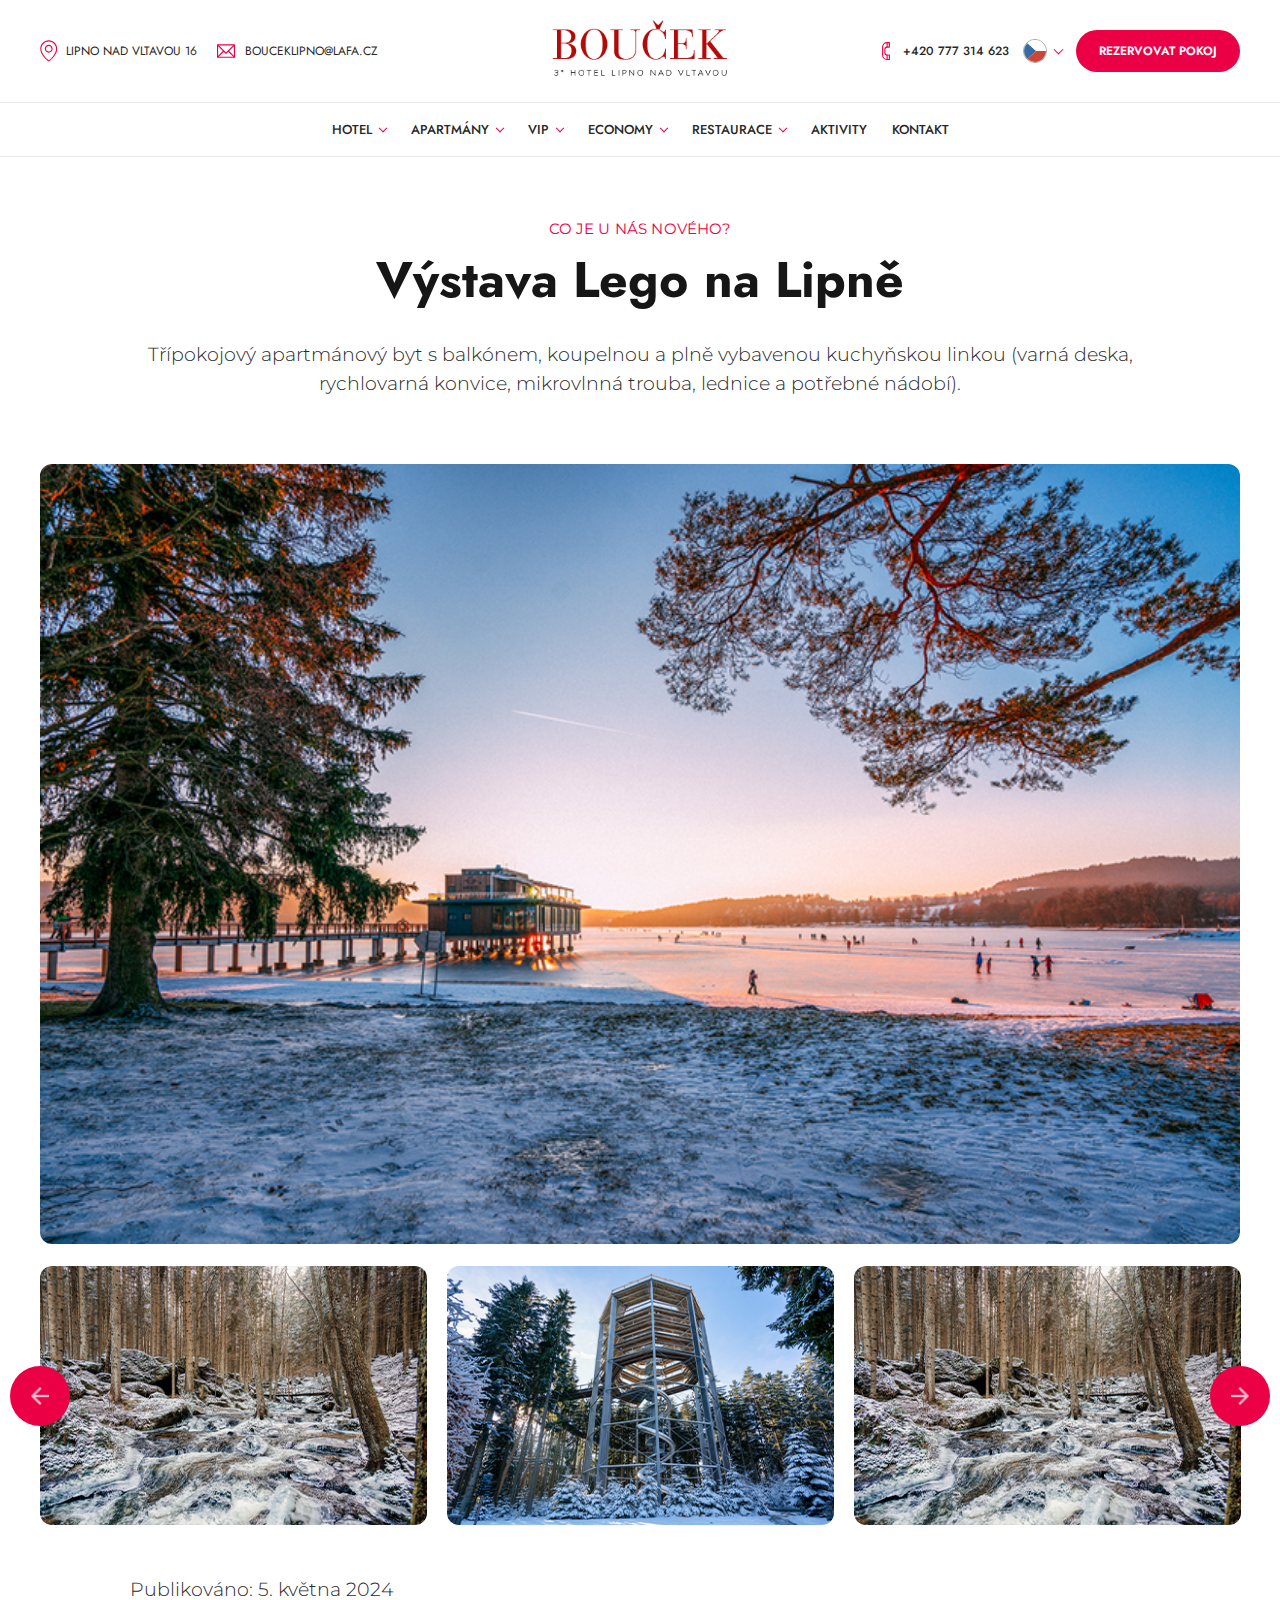
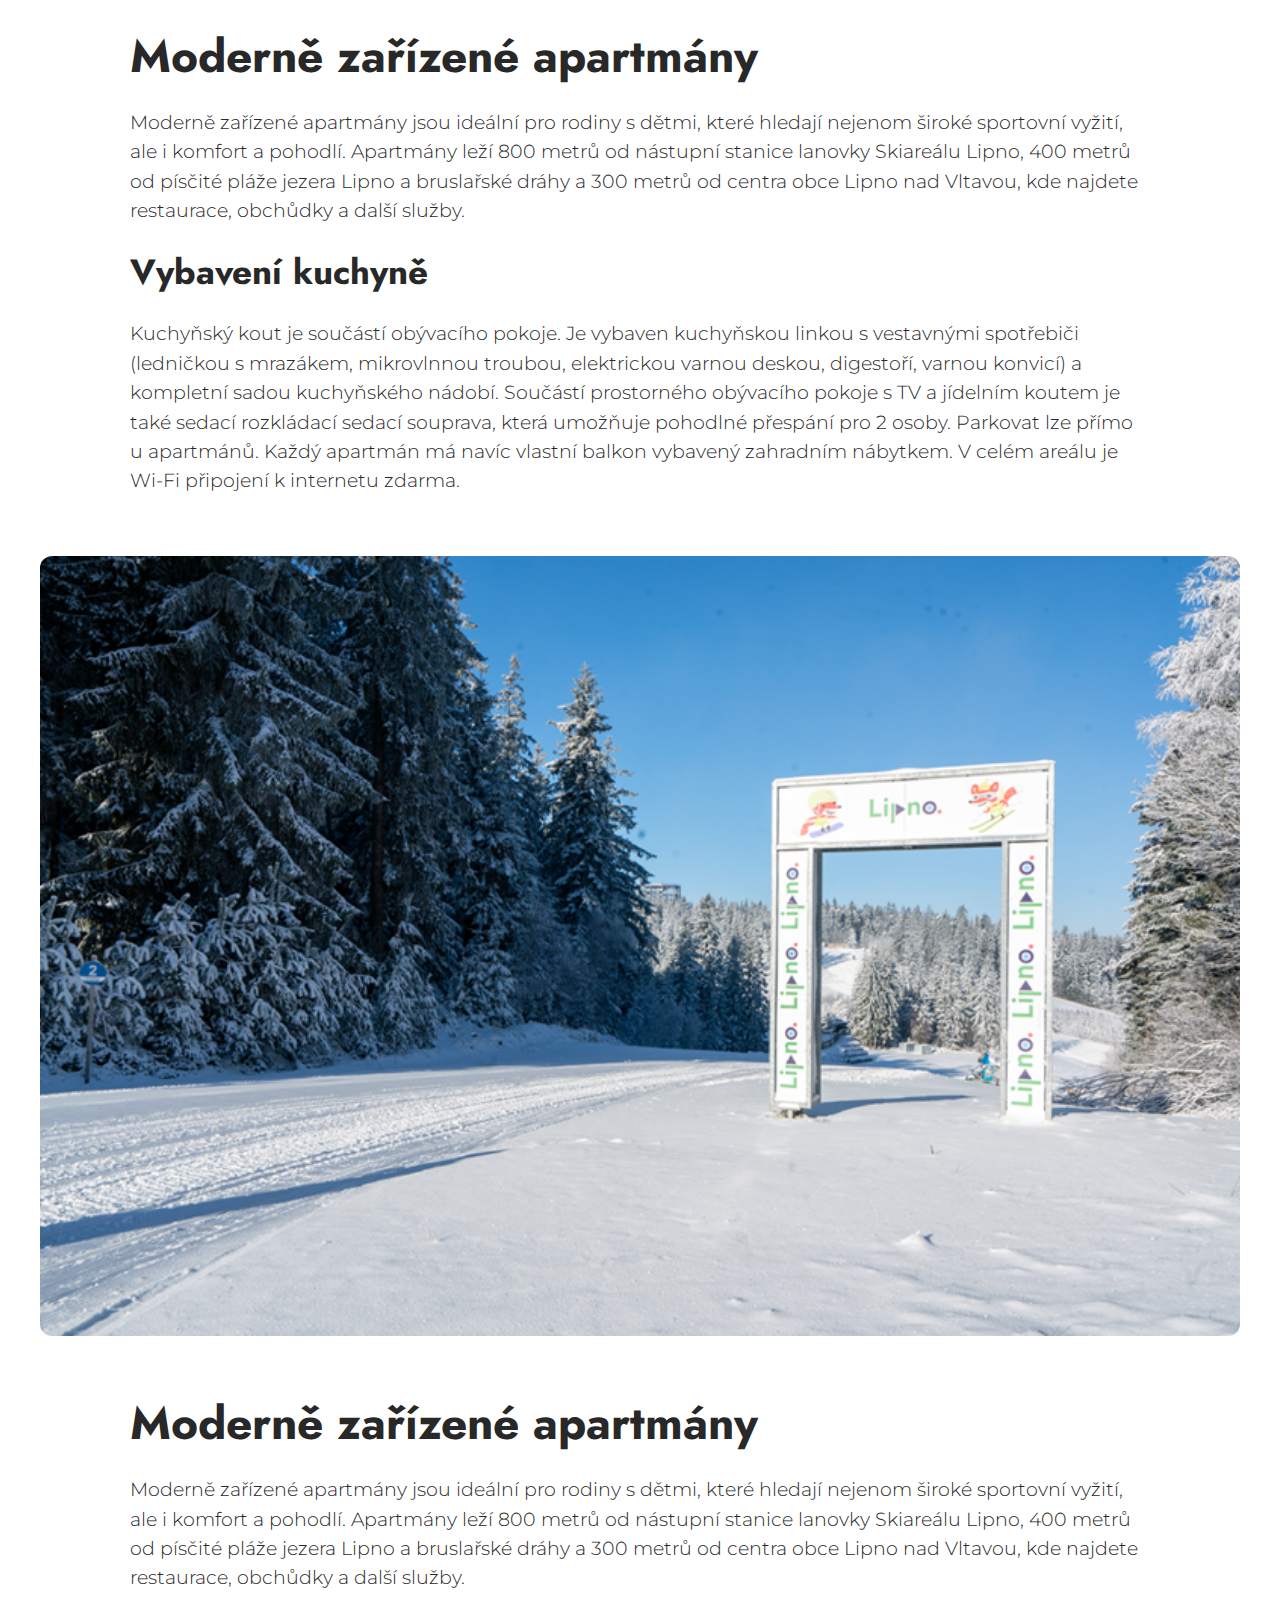
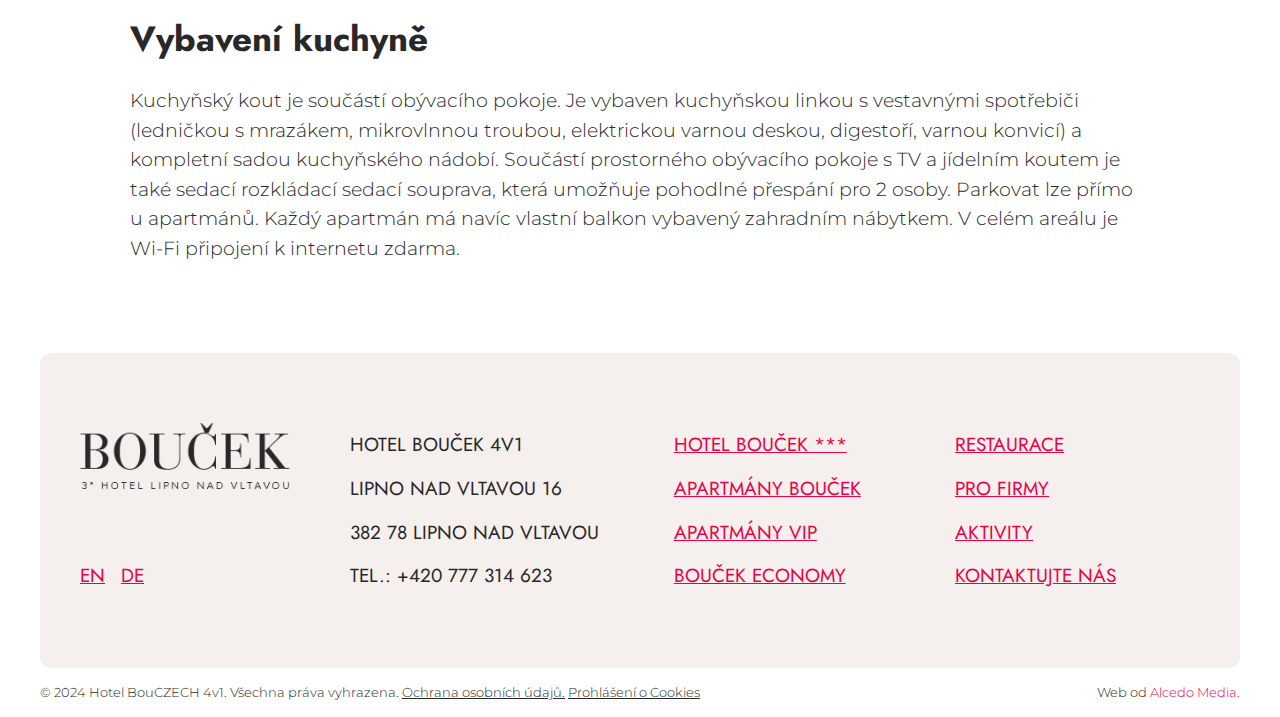
<file: article.html>
<!DOCTYPE html>
<html lang="en">
  <head>
    <meta charset="UTF-8" />
    <meta http-equiv="X-UA-Compatible" content="IE=edge" />
    <meta name="viewport" content="width=device-width, initial-scale=1.0" />
    <link rel="preconnect" href="https://fonts.googleapis.com" />
    <link rel="preconnect" href="https://fonts.gstatic.com" crossorigin />
    <link
      href="https://fonts.googleapis.com/css2?family=Jost:ital,wght@0,100..900;1,100..900&family=Montserrat:ital,wght@0,100..900;1,100..900&display=swap"
      rel="stylesheet"
    />
    <link rel="stylesheet" href="css/main.css" />
    <title>Clanek</title>
  </head>

  <body>
    <!-- header start
    =========================================== -->
    <header class="header light" id="header">
      <div class="auto__container">
        <div class="header__inner">
          <div class="header__inner-contact">
            <a href="https://maps.app.goo.gl/5xkD9kyP2vXC6A9b7">
              <span>
                <svg>
                  <use xlink:href="#location"></use>
                </svg>
              </span>
              Lipno nad Vltavou 16
            </a>
            <a href="mailto:bouceklipno@lafa.cz">
              <span class="big">
                <svg>
                  <use xlink:href="#mail"></use>
                </svg>
              </span>
              bouceklipno@lafa.cz
            </a>
          </div>
          <a href="index.html" class="header__inner-logo">
            <img src="./images/logo.png" alt="" />
            <img class="dark" src="./images/logo-red.png" alt="" />
          </a>
          <div class="header__inner-buttons"></div>
          <div class="burger__outer" id="menuBtn">
            <b> Menu </b>
            <div class="burger">
              <span></span>
            </div>
          </div>
        </div>
      </div>
      <nav class="nav" id="menu">
        <div class="nav__inner">
          <ul class="nav__inner-links">
            <li>
              <button
                type="button"
                class="nav__inner-link dropBtn"
                data-drop="#drop-1"
              >
                <span>Hotel</span>
              </button>
              <div class="drop dropEvent" id="drop-1">
                <div class="auto__container">
                  <div class="drop__inner">
                    <div class="drop__inner-row">
                      <a href="#"> Hotelové pokoje </a>
                      <hr />
                      <a href="#"> Ceník </a>
                      <hr />
                      <a href="#"> Konferenční místnost </a>
                      <hr />
                      <a href="#"> Fotogalerie </a>
                      <hr />
                      <a href="#"> Hotelové služby </a>
                    </div>
                  </div>
                </div>
              </div>
            </li>
            <li>
              <button
                type="button"
                class="nav__inner-link dropBtn"
                data-drop="#drop-2"
              >
                <span>apartmány</span>
              </button>
              <div class="drop dropEvent" id="drop-2">
                <div class="auto__container">
                  <div class="drop__inner">
                    <div class="drop__inner-row">
                      <a href="#">Profilované taškové krytiny </a>
                      <hr />
                      <a href="#"> Hladké krytiny </a>
                      <hr />
                      <a href="#"> Střešní trapézové plechy </a>
                    </div>
                  </div>
                </div>
              </div>
            </li>
            <li>
              <button
                type="button"
                class="nav__inner-link dropBtn"
                data-drop="#drop-3"
              >
                <span>vip</span>
              </button>
              <div class="drop dropEvent" id="drop-3">
                <div class="auto__container">
                  <div class="drop__inner">
                    <div class="drop__inner-row">
                      <a href="#"> Hotelové pokoje </a>
                      <hr />
                      <a href="#"> Ceník </a>
                      <hr />
                      <a href="#"> Konferenční místnost </a>
                      <hr />
                      <a href="#"> Fotogalerie </a>
                      <hr />
                      <a href="#"> Hotelové služby </a>
                    </div>
                  </div>
                </div>
              </div>
            </li>
            <li>
              <button
                type="button"
                class="nav__inner-link dropBtn"
                data-drop="#drop-4"
              >
                <span>economy</span>
              </button>
              <div class="drop dropEvent" id="drop-4">
                <div class="auto__container">
                  <div class="drop__inner">
                    <div class="drop__inner-row">
                      <a href="#"> Hotelové pokoje </a>
                      <hr />
                      <a href="#"> Ceník </a>
                      <hr />
                      <a href="#"> Konferenční místnost </a>
                      <hr />
                      <a href="#"> Fotogalerie </a>
                      <hr />
                      <a href="#"> Hotelové služby </a>
                    </div>
                  </div>
                </div>
              </div>
            </li>
            <li>
              <button
                type="button"
                class="nav__inner-link dropBtn"
                data-drop="#drop-5"
              >
                <span>restaurace</span>
              </button>
              <div class="drop dropEvent" id="drop-5">
                <div class="auto__container">
                  <div class="drop__inner">
                    <div class="drop__inner-row">
                      <a href="#"> Hotelové pokoje </a>
                      <hr />
                      <a href="#"> Ceník </a>
                      <hr />
                      <a href="#"> Konferenční místnost </a>
                      <hr />
                      <a href="#"> Fotogalerie </a>
                      <hr />
                      <a href="#"> Hotelové služby </a>
                    </div>
                  </div>
                </div>
              </div>
            </li>
            <li>
              <a href="#" class="nav__inner-link base"> aktivity </a>
            </li>
            <li>
              <a href="contact.html" class="nav__inner-link base"> kontakt </a>
            </li>
          </ul>
          <div class="nav__inner-buttons">
            <a href="tel:+420 777 314 623" class="nav__inner-phone">
              <span>
                <svg>
                  <use xlink:href="#phone"></use>
                </svg>
              </span>
              +420 777 314 623
            </a>
            <div class="lang">
              <span>
                <img src="./images/icons/flags/czech.svg" alt="" />
              </span>
              <div class="lang__menu">
                <a href="#">
                  <span>
                    <img src="./images/icons/flags/uk.svg" alt="" />
                  </span>
                  <b class="mob"> English </b>
                  <b> EN </b>
                </a>
                <a href="#">
                  <span>
                    <img src="./images/icons/flags/germany.svg" alt="" />
                  </span>
                  <b class="mob"> deutsch </b>
                  <b> DE </b>
                </a>
              </div>
            </div>
            <a href="#" class="button primary"> rezervovat pokoj </a>
          </div>
        </div>
      </nav>
    </header>
    <!-- header end
    =========================================== -->
    <div class="overlay" id="overlay"></div>
    <main class="main">
      <!-- article start
    =========================================== -->
      <section class="article">
        <div class="auto__container">
          <div class="article__inner">
            <div class="title">
              <h6>co je u nás nového?</h6>
              <h1>Výstava Lego na Lipně</h1>
              <p>
                Třípokojový apartmánový byt s balkónem, koupelnou a plně
                vybavenou kuchyňskou linkou (varná deska, rychlovarná konvice,
                mikrovlnná trouba, lednice a potřebné nádobí).
              </p>
            </div>
            <div class="articleImage sm">
              <img src="./images/article/2.png" alt="" />
            </div>
            <div class="article__inner-gallery" id="lightgallery">
              <div class="articleItem" data-src="./images/gallery/4-big.png">
                <div class="articleItem__inner">
                  <img src="./images/gallery/4.png" alt="" />
                </div>
                <span>
                  <img src="./images/icons/search.png" alt="" />
                </span>
              </div>
              <div class="articleItem" data-src="./images/gallery/5-big.png">
                <div class="articleItem__inner">
                  <img src="./images/gallery/5.png" alt="" />
                </div>
                <span>
                  <img src="./images/icons/search.png" alt="" />
                </span>
              </div>
              <div class="articleItem" data-src="./images/gallery/4-big.png">
                <div class="articleItem__inner">
                  <img src="./images/gallery/4.png" alt="" />
                </div>
                <span>
                  <img src="./images/icons/search.png" alt="" />
                </span>
              </div>
              <div class="articleItem" data-src="./images/gallery/5-big.png">
                <div class="articleItem__inner">
                  <img src="./images/gallery/5.png" alt="" />
                </div>
                <span>
                  <img src="./images/icons/search.png" alt="" />
                </span>
              </div>
            </div>
            <div class="article__inner-text">
              <p>Publikováno: 5. května 2024</p>
              <h2>Moderně zařízené apartmány</h2>
              <p>
                Moderně zařízené apartmány jsou ideální pro rodiny s dětmi,
                které hledají nejenom široké sportovní vyžití, ale i komfort a
                pohodlí. Apartmány leží 800 metrů od nástupní stanice lanovky
                Skiareálu Lipno, 400 metrů od písčité pláže jezera Lipno a
                bruslařské dráhy a 300 metrů od centra obce Lipno nad Vltavou,
                kde najdete restaurace, obchůdky a další služby.
              </p>
              <h3>Vybavení kuchyně</h3>
              <p>
                Kuchyňský kout je součástí obývacího pokoje. Je vybaven
                kuchyňskou linkou s vestavnými spotřebiči (ledničkou s mrazákem,
                mikrovlnnou troubou, elektrickou varnou deskou, digestoří,
                varnou konvicí) a kompletní sadou kuchyňského nádobí. Součástí
                prostorného obývacího pokoje s TV a jídelním koutem je také
                sedací rozkládací sedací souprava, která umožňuje pohodlné
                přespání pro 2 osoby. Parkovat lze přímo u apartmánů. Každý
                apartmán má navíc vlastní balkon vybavený zahradním nábytkem. V
                celém areálu je Wi-Fi připojení k internetu zdarma.
              </p>
            </div>
            <div class="articleImage">
              <img src="./images/article/3.png" alt="" />
            </div>
            <div class="article__inner-text">
              <h2>Moderně zařízené apartmány</h2>
              <p>
                Moderně zařízené apartmány jsou ideální pro rodiny s dětmi,
                které hledají nejenom široké sportovní vyžití, ale i komfort a
                pohodlí. Apartmány leží 800 metrů od nástupní stanice lanovky
                Skiareálu Lipno, 400 metrů od písčité pláže jezera Lipno a
                bruslařské dráhy a 300 metrů od centra obce Lipno nad Vltavou,
                kde najdete restaurace, obchůdky a další služby.
              </p>
              <h3>Vybavení kuchyně</h3>
              <p>
                Kuchyňský kout je součástí obývacího pokoje. Je vybaven
                kuchyňskou linkou s vestavnými spotřebiči (ledničkou s mrazákem,
                mikrovlnnou troubou, elektrickou varnou deskou, digestoří,
                varnou konvicí) a kompletní sadou kuchyňského nádobí. Součástí
                prostorného obývacího pokoje s TV a jídelním koutem je také
                sedací rozkládací sedací souprava, která umožňuje pohodlné
                přespání pro 2 osoby. Parkovat lze přímo u apartmánů. Každý
                apartmán má navíc vlastní balkon vybavený zahradním nábytkem. V
                celém areálu je Wi-Fi připojení k internetu zdarma.
              </p>
            </div>
          </div>
        </div>
      </section>
      <!-- article end
    =========================================== -->
      <!-- footer start
    =========================================== -->
      <footer class="footer">
        <div class="auto__container">
          <div class="footer__inner">
            <div class="footer__inner-main">
              <a href="index.html" class="footer__inner-logo">
                <img src="./images/logo-black.png" alt="" />
              </a>
              <div class="footer__inner-langs">
                <a href="#"> en </a>
                <a href="#"> de </a>
              </div>
            </div>
            <div class="footer__inner-row">
              <div class="footer__inner-col">
                <p>
                  hotel bouček 4v1 <br />
                  Lipno nad Vltavou 16 <br />
                  382 78 Lipno nad Vltavou <br />
                  Tel.: +420 777 314 623 <br />
                </p>
              </div>
              <div class="footer__inner-col">
                <a href="#"> Hotel Bouček *** </a>
                <a href="#"> apartmány Bouček </a>
                <a href="#"> Apartmány vip </a>
                <a href="#"> Bouček economy </a>
              </div>
              <div class="footer__inner-col">
                <a href="#">restaurace</a>
                <a href="#"> pro firmy</a>
                <a href="#">aktivity </a>
                <a href="contact.html"> kontaktujte nás</a>
              </div>
            </div>
          </div>
        </div>
      </footer>
      <div class="copy">
        <div class="auto__container">
          <div class="copy__inner">
            <p>
              <b> © 2024 Hotel BouCZECH 4v1. Všechna práva vyhrazena. </b>
              <a href="#">Ochrana osobních údajů.</a>
              <a href="#">Prohlášení o Cookies</a>
            </p>
            <p>Web od <span>Alcedo Media.</span></p>
          </div>
        </div>
      </div>
      <!-- footer end
    =========================================== -->
    </main>
    <!-- Sprites
    =========================================== -->
 
    <svg style="display: none">
      <symbol id="location" viewBox="0 0 16 20">
        <path
          d="M7.30919 18.7838L7.63458 18.4042L7.62366 18.3949L7.61221 18.3861L7.30919 18.7838ZM8.25593 18.7838L8.55601 19.1839L8.56484 19.177L8.25593 18.7838ZM7.76363 0.257812C3.50944 0.257812 0.0683594 3.70232 0.0683594 7.99095H1.06836C1.06836 4.25118 4.06515 1.25781 7.76363 1.25781V0.257812ZM0.0683594 7.99095C0.0683594 10.654 1.43443 13.1579 2.94681 15.1134C4.4664 17.0782 6.18581 18.5565 7.00617 19.1816L7.61221 18.3861C6.84203 17.7993 5.19103 16.3806 3.73784 14.5016C2.27744 12.6133 1.06836 10.3267 1.06836 7.99095H0.0683594ZM6.98379 19.1635C7.44751 19.5609 8.08821 19.5346 8.55593 19.1838L7.95593 18.3838C7.81774 18.4875 7.70104 18.4612 7.63458 18.4042L6.98379 19.1635ZM8.56484 19.177C9.38039 18.5362 11.0897 17.0589 12.6 15.0985C14.103 13.1474 15.4589 10.6533 15.4589 7.99095H14.4589C14.4589 10.3274 13.2586 12.6049 11.8078 14.4882C10.3642 16.3621 8.722 17.7818 7.94702 18.3907L8.56484 19.177ZM15.4589 7.99095C15.4589 3.70232 12.0178 0.257812 7.76363 0.257812V1.25781C11.4621 1.25781 14.4589 4.25118 14.4589 7.99095H15.4589ZM7.76363 10.4827C6.3735 10.4827 5.23404 9.34321 5.23404 7.95308H4.23404C4.23404 9.89549 5.82121 11.4827 7.76363 11.4827V10.4827ZM5.23404 7.95308C5.23404 6.56295 6.3735 5.42349 7.76363 5.42349V4.42349C5.82121 4.42349 4.23404 6.01066 4.23404 7.95308H5.23404ZM7.76363 5.42349C9.15376 5.42349 10.2932 6.56295 10.2932 7.95308H11.2932C11.2932 6.01066 9.70604 4.42349 7.76363 4.42349V5.42349ZM10.2932 7.95308C10.2932 9.34321 9.15376 10.4827 7.76363 10.4827V11.4827C9.70604 11.4827 11.2932 9.89549 11.2932 7.95308H10.2932Z"
          fill="currentColor"
        />
      </symbol>
      <symbol id="mail" viewBox="0 0 32 32" fill="currentColor">
        <g>
          <rect
            fill="none"
            height="22"
            stroke="currentColor"
            stroke-linejoin="round"
            stroke-miterlimit="10"
            stroke-width="2"
            width="30"
            x="1"
            y="5"
          />
          <polyline
            fill="none"
            points="1,5 16,20 31,5     "
            stroke="currentColor"
            stroke-linejoin="round"
            stroke-miterlimit="10"
            stroke-width="2"
          />
          <line
            fill="none"
            stroke="currentColor"
            stroke-linejoin="round"
            stroke-miterlimit="10"
            stroke-width="2"
            x1="1"
            x2="12"
            y1="27"
            y2="16"
          />
          <line
            fill="none"
            stroke="currentColor"
            stroke-linejoin="round"
            stroke-miterlimit="10"
            stroke-width="2"
            x1="31"
            x2="20"
            y1="27"
            y2="16"
          />
        </g>
      </symbol>
      <symbol id="phone" viewBox="0 0 32 32" fill="currentColor">
        <g>
          <path
            d="M22,9V1h-4   c-4.418,0-8,3.582-8,8v14c0,4.418,3.582,8,8,8h4v-8h-4c-2.209,0-4-1.791-4-4v-6c0-2.209,1.791-4,4-4H22z"
            fill="none"
            stroke="currentColor"
            stroke-linejoin="round"
            stroke-miterlimit="10"
            stroke-width="2"
          />
          <line
            fill="none"
            stroke="currentColor"
            stroke-linejoin="round"
            stroke-miterlimit="10"
            stroke-width="2"
            x1="18"
            x2="18"
            y1="9"
            y2="1"
          />
          <line
            fill="none"
            stroke="currentColor"
            stroke-linejoin="round"
            stroke-miterlimit="10"
            stroke-width="2"
            x1="18"
            x2="18"
            y1="23"
            y2="31"
          />
        </g>
      </symbol>
      <symbol id="minus" viewBox="0 96 960 960" fill="currentColor">
        <path d="M200 616v-80h560v80H200Z" />
      </symbol>
      <symbol id="add" viewBox="0 96 960 960" fill="currentColor">
        <path d="M440 856V616H200v-80h240V296h80v240h240v80H520v240h-80Z" />
      </symbol>
      <symbol id="chevronBot" viewBox="0 96 960 960" fill="currentColor">
        <path d="M480 711 240 471l56-56 184 184 184-184 56 56-240 240Z" />
      </symbol>
    </svg>
    <!-- js
    =========================================== -->
    <script src="./js/jquery.js"></script>
    <script src="./js/slick.min.js"></script>
    <script src="js/lightgallery.min.js"></script>
    <script src="js/lg-thumbnail.min.js"></script>
    <script src="js/lg-zoom.min.js"></script>
    <script src="./js/main.js"></script>
    <script src="./js/dropdown.js"></script>
    <script type="text/javascript">
      lightGallery(document.getElementById("lightgallery"), {
        plugins: [lgZoom, lgThumbnail],
        licenseKey: "your_license_key",
        speed: 500,
        zoomFromOrigin: false,
        selector: ".articleItem",
        // ... other settings
      });
    </script>
  </body>
</html>
</file>
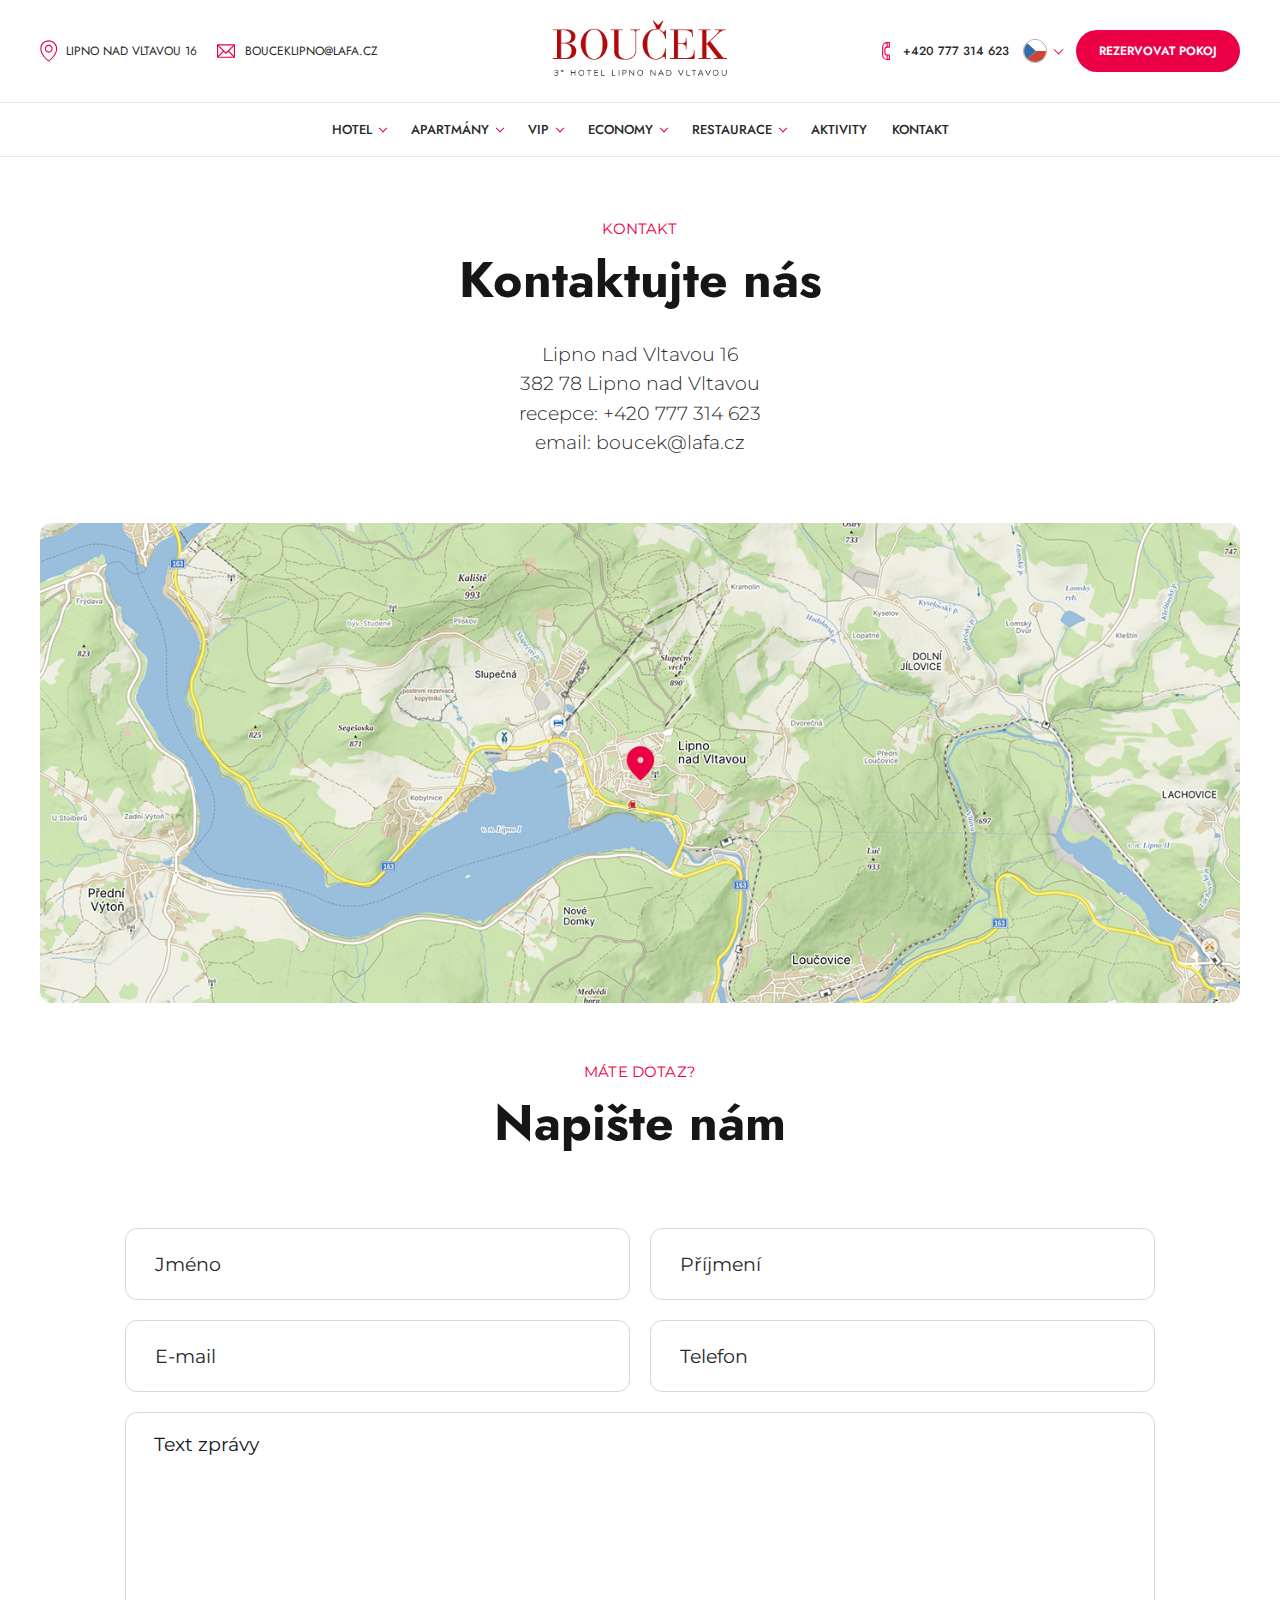
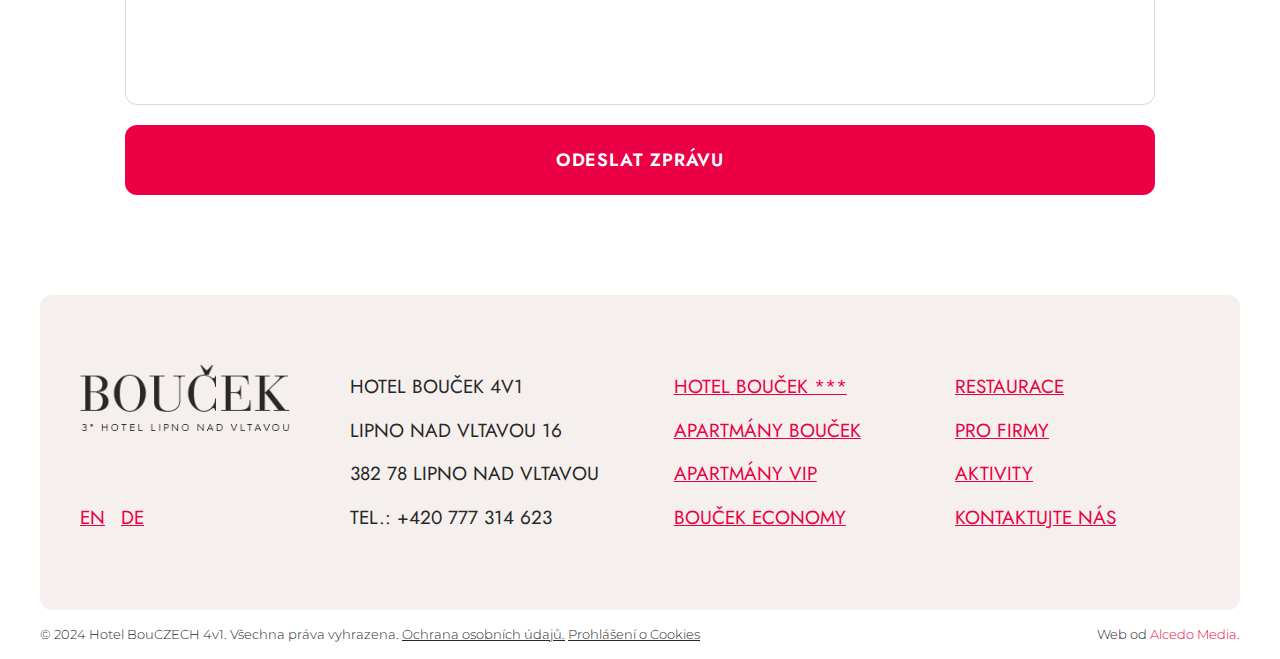
<file: contact.html>
<!DOCTYPE html>
<html lang="en">
  <head>
    <meta charset="UTF-8" />
    <meta http-equiv="X-UA-Compatible" content="IE=edge" />
    <meta name="viewport" content="width=device-width, initial-scale=1.0" />
    <link rel="preconnect" href="https://fonts.googleapis.com" />
    <link rel="preconnect" href="https://fonts.gstatic.com" crossorigin />
    <link
      href="https://fonts.googleapis.com/css2?family=Jost:ital,wght@0,100..900;1,100..900&family=Montserrat:ital,wght@0,100..900;1,100..900&display=swap"
      rel="stylesheet"
    />
    <link rel="stylesheet" href="css/main.css" />
    <title>Kontakt</title>
  </head>

  <body>
    <!-- header start
    =========================================== -->
    <header class="header light" id="header">
      <div class="auto__container">
        <div class="header__inner">
          <div class="header__inner-contact">
            <a href="https://maps.app.goo.gl/5xkD9kyP2vXC6A9b7">
              <span>
                <svg>
                  <use xlink:href="#location"></use>
                </svg>
              </span>
              Lipno nad Vltavou 16
            </a>
            <a href="mailto:bouceklipno@lafa.cz">
              <span class="big">
                <svg>
                  <use xlink:href="#mail"></use>
                </svg>
              </span>
              bouceklipno@lafa.cz
            </a>
          </div>
          <a href="index.html" class="header__inner-logo">
            <img src="./images/logo.png" alt="" />
            <img class="dark" src="./images/logo-red.png" alt="" />
          </a>
          <div class="header__inner-buttons"></div>
          <div class="burger__outer" id="menuBtn">
            <b> Menu </b>
            <div class="burger">
              <span></span>
            </div>
          </div>
        </div>
      </div>
      <nav class="nav" id="menu">
        <div class="nav__inner">
          <ul class="nav__inner-links">
            <li>
              <button
                type="button"
                class="nav__inner-link dropBtn"
                data-drop="#drop-1"
              >
                <span>Hotel</span>
              </button>
              <div class="drop dropEvent" id="drop-1">
                <div class="auto__container">
                  <div class="drop__inner">
                    <div class="drop__inner-row">
                      <a href="#"> Hotelové pokoje </a>
                      <hr />
                      <a href="#"> Ceník </a>
                      <hr />
                      <a href="#"> Konferenční místnost </a>
                      <hr />
                      <a href="#"> Fotogalerie </a>
                      <hr />
                      <a href="#"> Hotelové služby </a>
                    </div>
                  </div>
                </div>
              </div>
            </li>
            <li>
              <button
                type="button"
                class="nav__inner-link dropBtn"
                data-drop="#drop-2"
              >
                <span>apartmány</span>
              </button>
              <div class="drop dropEvent" id="drop-2">
                <div class="auto__container">
                  <div class="drop__inner">
                    <div class="drop__inner-row">
                      <a href="#">Profilované taškové krytiny </a>
                      <hr />
                      <a href="#"> Hladké krytiny </a>
                      <hr />
                      <a href="#"> Střešní trapézové plechy </a>
                    </div>
                  </div>
                </div>
              </div>
            </li>
            <li>
              <button
                type="button"
                class="nav__inner-link dropBtn"
                data-drop="#drop-3"
              >
                <span>vip</span>
              </button>
              <div class="drop dropEvent" id="drop-3">
                <div class="auto__container">
                  <div class="drop__inner">
                    <div class="drop__inner-row">
                      <a href="#"> Hotelové pokoje </a>
                      <hr />
                      <a href="#"> Ceník </a>
                      <hr />
                      <a href="#"> Konferenční místnost </a>
                      <hr />
                      <a href="#"> Fotogalerie </a>
                      <hr />
                      <a href="#"> Hotelové služby </a>
                    </div>
                  </div>
                </div>
              </div>
            </li>
            <li>
              <button
                type="button"
                class="nav__inner-link dropBtn"
                data-drop="#drop-4"
              >
                <span>economy</span>
              </button>
              <div class="drop dropEvent" id="drop-4">
                <div class="auto__container">
                  <div class="drop__inner">
                    <div class="drop__inner-row">
                      <a href="#"> Hotelové pokoje </a>
                      <hr />
                      <a href="#"> Ceník </a>
                      <hr />
                      <a href="#"> Konferenční místnost </a>
                      <hr />
                      <a href="#"> Fotogalerie </a>
                      <hr />
                      <a href="#"> Hotelové služby </a>
                    </div>
                  </div>
                </div>
              </div>
            </li>
            <li>
              <button
                type="button"
                class="nav__inner-link dropBtn"
                data-drop="#drop-5"
              >
                <span>restaurace</span>
              </button>
              <div class="drop dropEvent" id="drop-5">
                <div class="auto__container">
                  <div class="drop__inner">
                    <div class="drop__inner-row">
                      <a href="#"> Hotelové pokoje </a>
                      <hr />
                      <a href="#"> Ceník </a>
                      <hr />
                      <a href="#"> Konferenční místnost </a>
                      <hr />
                      <a href="#"> Fotogalerie </a>
                      <hr />
                      <a href="#"> Hotelové služby </a>
                    </div>
                  </div>
                </div>
              </div>
            </li>
            <li>
              <a href="#" class="nav__inner-link base"> aktivity </a>
            </li>
            <li>
              <a href="contact.html" class="nav__inner-link base"> kontakt </a>
            </li>
          </ul>
          <div class="nav__inner-buttons">
            <a href="tel:+420 777 314 623" class="nav__inner-phone">
              <span>
                <svg>
                  <use xlink:href="#phone"></use>
                </svg>
              </span>
              +420 777 314 623
            </a>
            <div class="lang">
              <span>
                <img src="./images/icons/flags/czech.svg" alt="" />
              </span>
              <div class="lang__menu">
                <a href="#">
                  <span>
                    <img src="./images/icons/flags/uk.svg" alt="" />
                  </span>
                  <b class="mob"> English </b>
                  <b> EN </b>
                </a>
                <a href="#">
                  <span>
                    <img src="./images/icons/flags/germany.svg" alt="" />
                  </span>
                  <b class="mob"> deutsch </b>
                  <b> DE </b>
                </a>
              </div>
            </div>
            <a href="#" class="button primary"> rezervovat pokoj </a>
          </div>
        </div>
      </nav>
    </header>
    <!-- header end
    =========================================== -->
    <div class="overlay" id="overlay"></div>
    <main class="main">
      <!-- contact start
    =========================================== -->
      <section class="contact">
        <div class="auto__container">
          <div class="contact__inner sm">
            <div class="title">
              <h6>kontakt</h6>
              <h1 class="sm">Kontaktujte nás</h1>
              <p>
                Lipno nad Vltavou 16 <br />
                382 78 Lipno nad Vltavou <br />
                recepce: +420 777 314 623 <br />
                email: boucek@lafa.cz
              </p>
            </div>
            <div class="contact__inner-map">
              <img src="./images/map-2.png" alt="" />
              <iframe
                src="https://www.google.com/maps/embed?pb=!1m18!1m12!1m3!1d2636.6462697091342!2d14.196869576403085!3d48.63575067130282!2m3!1f0!2f0!3f0!3m2!1i1024!2i768!4f13.1!3m3!1m2!1s0x47737b385bf83e13%3A0x4c0d8b1c1fef3f08!2sLipno%20nad%20Vltavou%2016%2C%20382%2078%20Lipno%20nad%20Vltavou%2C%20Czechia!5e0!3m2!1sen!2s!4v1722155261755!5m2!1sen!2s"
                width="600"
                height="450"
                style="border: 0"
                allowfullscreen=""
                loading="lazy"
                referrerpolicy="no-referrer-when-downgrade"
              ></iframe>
            </div>
            <form class="contactForm" id="contactForm">
              <div class="title">
                <h6>máte dotaz?</h6>
                <h2>Napište nám</h2>
              </div>
              <div class="contactForm__row">
                <div class="contactForm__input">
                  <input type="text" value="" />
                  <label>Jméno</label>
                </div>
                <div class="contactForm__input">
                  <input type="text" value="" />
                  <label>Příjmení</label>
                </div>
                <div class="contactForm__input">
                  <input type="email" value="" />
                  <label>E-mail</label>
                </div>
                <div class="contactForm__input">
                  <input type="tel" value="" />
                  <label>Telefon</label>
                </div>
                <div class="contactForm__text">
                  <textarea name="" id="" rows="13" value="">
Text zprávy</textarea
                  >
                </div>
              </div>
              <button type="submit" class="button primary big">
                odeslat zprávu
              </button>
            </form>
          </div>
        </div>
      </section>
      <!-- contact end
=========================================== -->
      <!-- footer start
    =========================================== -->
      <footer class="footer">
        <div class="auto__container">
          <div class="footer__inner">
            <div class="footer__inner-main">
              <a href="index.html" class="footer__inner-logo">
                <img src="./images/logo-black.png" alt="" />
              </a>
              <div class="footer__inner-langs">
                <a href="#"> en </a>
                <a href="#"> de </a>
              </div>
            </div>
            <div class="footer__inner-row">
              <div class="footer__inner-col">
                <p>
                  hotel bouček 4v1 <br />
                  Lipno nad Vltavou 16 <br />
                  382 78 Lipno nad Vltavou <br />
                  Tel.: +420 777 314 623 <br />
                </p>
              </div>
              <div class="footer__inner-col">
                <a href="#"> Hotel Bouček *** </a>
                <a href="#"> apartmány Bouček </a>
                <a href="#"> Apartmány vip </a>
                <a href="#"> Bouček economy </a>
              </div>
              <div class="footer__inner-col">
                <a href="#">restaurace</a>
                <a href="#"> pro firmy</a>
                <a href="#">aktivity </a>
                <a href="contact.html"> kontaktujte nás</a>
              </div>
            </div>
          </div>
        </div>
      </footer>
      <div class="copy">
        <div class="auto__container">
          <div class="copy__inner">
            <p>
              <b> © 2024 Hotel BouCZECH 4v1. Všechna práva vyhrazena. </b>
              <a href="#">Ochrana osobních údajů.</a>
              <a href="#">Prohlášení o Cookies</a>
            </p>
            <p>Web od <span>Alcedo Media.</span></p>
          </div>
        </div>
      </div>
      <!-- footer end
    =========================================== -->
    </main>
    <!-- Sprites
    =========================================== -->
 
    <svg style="display: none">
      <symbol id="location" viewBox="0 0 16 20">
        <path
          d="M7.30919 18.7838L7.63458 18.4042L7.62366 18.3949L7.61221 18.3861L7.30919 18.7838ZM8.25593 18.7838L8.55601 19.1839L8.56484 19.177L8.25593 18.7838ZM7.76363 0.257812C3.50944 0.257812 0.0683594 3.70232 0.0683594 7.99095H1.06836C1.06836 4.25118 4.06515 1.25781 7.76363 1.25781V0.257812ZM0.0683594 7.99095C0.0683594 10.654 1.43443 13.1579 2.94681 15.1134C4.4664 17.0782 6.18581 18.5565 7.00617 19.1816L7.61221 18.3861C6.84203 17.7993 5.19103 16.3806 3.73784 14.5016C2.27744 12.6133 1.06836 10.3267 1.06836 7.99095H0.0683594ZM6.98379 19.1635C7.44751 19.5609 8.08821 19.5346 8.55593 19.1838L7.95593 18.3838C7.81774 18.4875 7.70104 18.4612 7.63458 18.4042L6.98379 19.1635ZM8.56484 19.177C9.38039 18.5362 11.0897 17.0589 12.6 15.0985C14.103 13.1474 15.4589 10.6533 15.4589 7.99095H14.4589C14.4589 10.3274 13.2586 12.6049 11.8078 14.4882C10.3642 16.3621 8.722 17.7818 7.94702 18.3907L8.56484 19.177ZM15.4589 7.99095C15.4589 3.70232 12.0178 0.257812 7.76363 0.257812V1.25781C11.4621 1.25781 14.4589 4.25118 14.4589 7.99095H15.4589ZM7.76363 10.4827C6.3735 10.4827 5.23404 9.34321 5.23404 7.95308H4.23404C4.23404 9.89549 5.82121 11.4827 7.76363 11.4827V10.4827ZM5.23404 7.95308C5.23404 6.56295 6.3735 5.42349 7.76363 5.42349V4.42349C5.82121 4.42349 4.23404 6.01066 4.23404 7.95308H5.23404ZM7.76363 5.42349C9.15376 5.42349 10.2932 6.56295 10.2932 7.95308H11.2932C11.2932 6.01066 9.70604 4.42349 7.76363 4.42349V5.42349ZM10.2932 7.95308C10.2932 9.34321 9.15376 10.4827 7.76363 10.4827V11.4827C9.70604 11.4827 11.2932 9.89549 11.2932 7.95308H10.2932Z"
          fill="currentColor"
        />
      </symbol>
      <symbol id="mail" viewBox="0 0 32 32" fill="currentColor">
        <g>
          <rect
            fill="none"
            height="22"
            stroke="currentColor"
            stroke-linejoin="round"
            stroke-miterlimit="10"
            stroke-width="2"
            width="30"
            x="1"
            y="5"
          />
          <polyline
            fill="none"
            points="1,5 16,20 31,5     "
            stroke="currentColor"
            stroke-linejoin="round"
            stroke-miterlimit="10"
            stroke-width="2"
          />
          <line
            fill="none"
            stroke="currentColor"
            stroke-linejoin="round"
            stroke-miterlimit="10"
            stroke-width="2"
            x1="1"
            x2="12"
            y1="27"
            y2="16"
          />
          <line
            fill="none"
            stroke="currentColor"
            stroke-linejoin="round"
            stroke-miterlimit="10"
            stroke-width="2"
            x1="31"
            x2="20"
            y1="27"
            y2="16"
          />
        </g>
      </symbol>
      <symbol id="phone" viewBox="0 0 32 32" fill="currentColor">
        <g>
          <path
            d="M22,9V1h-4   c-4.418,0-8,3.582-8,8v14c0,4.418,3.582,8,8,8h4v-8h-4c-2.209,0-4-1.791-4-4v-6c0-2.209,1.791-4,4-4H22z"
            fill="none"
            stroke="currentColor"
            stroke-linejoin="round"
            stroke-miterlimit="10"
            stroke-width="2"
          />
          <line
            fill="none"
            stroke="currentColor"
            stroke-linejoin="round"
            stroke-miterlimit="10"
            stroke-width="2"
            x1="18"
            x2="18"
            y1="9"
            y2="1"
          />
          <line
            fill="none"
            stroke="currentColor"
            stroke-linejoin="round"
            stroke-miterlimit="10"
            stroke-width="2"
            x1="18"
            x2="18"
            y1="23"
            y2="31"
          />
        </g>
      </symbol>
      <symbol id="minus" viewBox="0 96 960 960" fill="currentColor">
        <path d="M200 616v-80h560v80H200Z" />
      </symbol>
      <symbol id="add" viewBox="0 96 960 960" fill="currentColor">
        <path d="M440 856V616H200v-80h240V296h80v240h240v80H520v240h-80Z" />
      </symbol>
      <symbol id="chevronBot" viewBox="0 96 960 960" fill="currentColor">
        <path d="M480 711 240 471l56-56 184 184 184-184 56 56-240 240Z" />
      </symbol>
    </svg>
    <!-- js
    =========================================== -->
    <script src="./js/jquery.js"></script>
    <script src="./js/slick.min.js"></script>
    <script src="./js/main.js"></script>
    <script src="./js/dropdown.js"></script>
  </body>
</html>
</file>
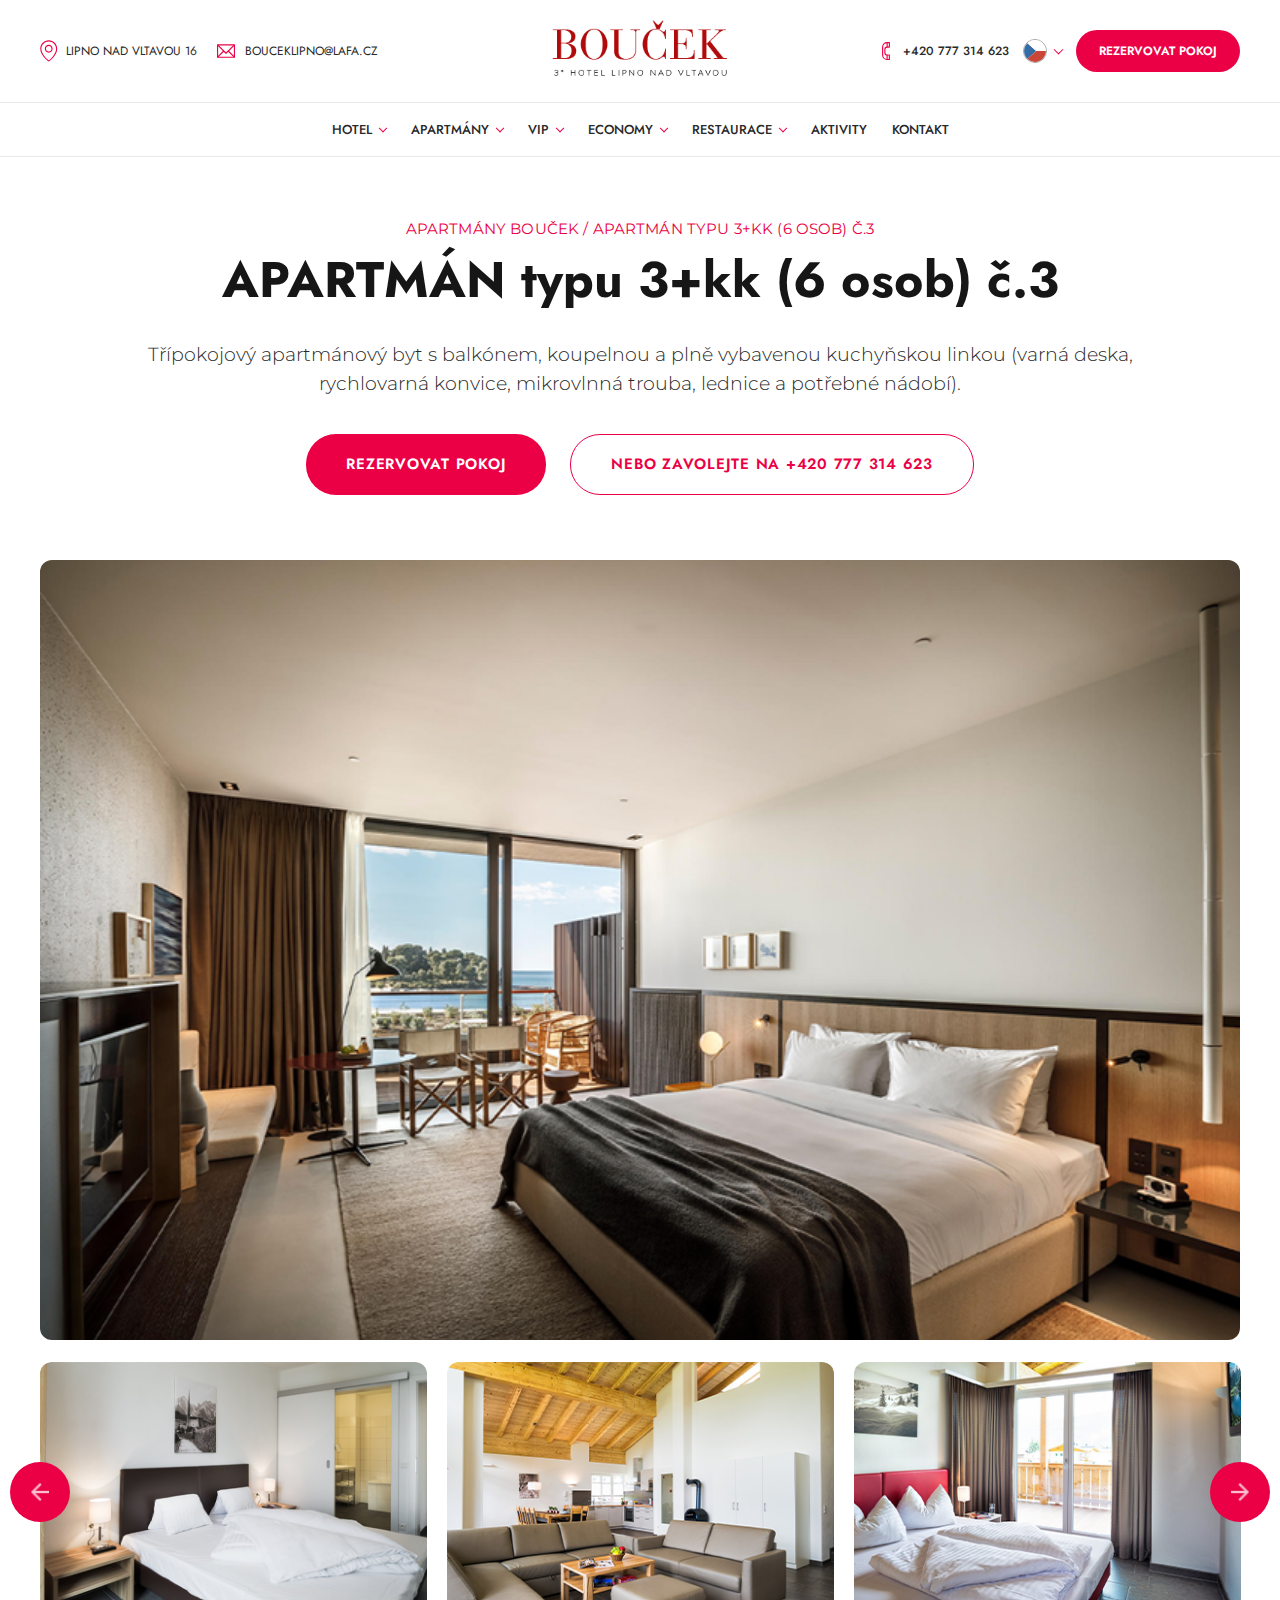
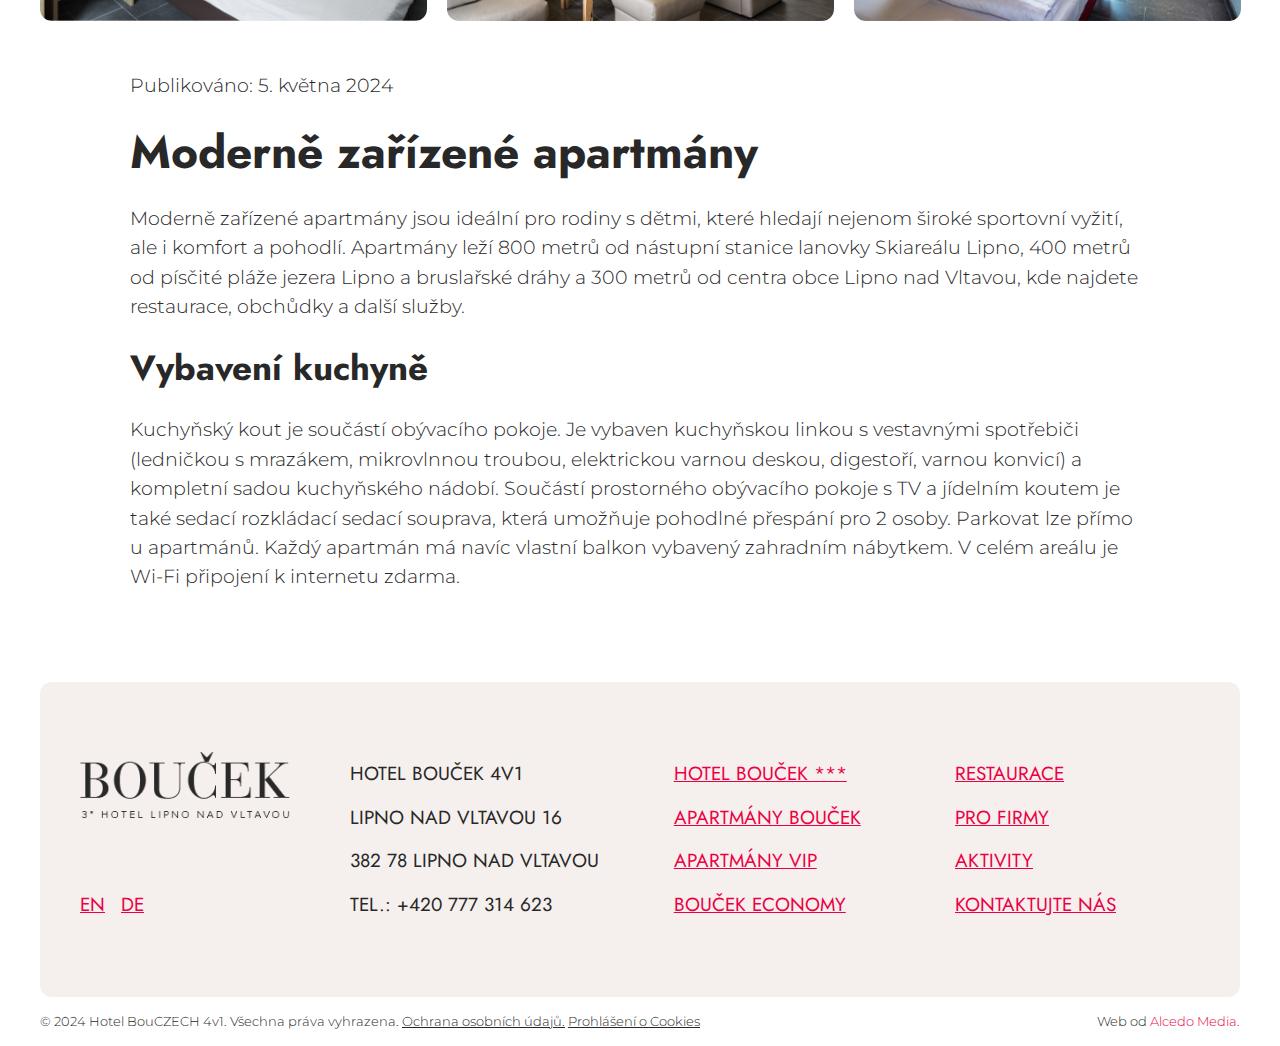
<file: detail.html>
<!DOCTYPE html>
<html lang="en">
  <head>
    <meta charset="UTF-8" />
    <meta http-equiv="X-UA-Compatible" content="IE=edge" />
    <meta name="viewport" content="width=device-width, initial-scale=1.0" />
    <link rel="preconnect" href="https://fonts.googleapis.com" />
    <link rel="preconnect" href="https://fonts.gstatic.com" crossorigin />
    <link
      href="https://fonts.googleapis.com/css2?family=Jost:ital,wght@0,100..900;1,100..900&family=Montserrat:ital,wght@0,100..900;1,100..900&display=swap"
      rel="stylesheet"
    />
    <link rel="stylesheet" href="css/main.css" />
    <title>Detail Ubytovani</title>
  </head>

  <body>
    <!-- header start
    =========================================== -->
    <header class="header light" id="header">
      <div class="auto__container">
        <div class="header__inner">
          <div class="header__inner-contact">
            <a href="https://maps.app.goo.gl/5xkD9kyP2vXC6A9b7">
              <span>
                <svg>
                  <use xlink:href="#location"></use>
                </svg>
              </span>
              Lipno nad Vltavou 16
            </a>
            <a href="mailto:bouceklipno@lafa.cz">
              <span class="big">
                <svg>
                  <use xlink:href="#mail"></use>
                </svg>
              </span>
              bouceklipno@lafa.cz
            </a>
          </div>
          <a href="index.html" class="header__inner-logo">
            <img src="./images/logo.png" alt="" />
            <img class="dark" src="./images/logo-red.png" alt="" />
          </a>
          <div class="header__inner-buttons"></div>
          <div class="burger__outer" id="menuBtn">
            <b> Menu </b>
            <div class="burger">
              <span></span>
            </div>
          </div>
        </div>
      </div>
      <nav class="nav" id="menu">
        <div class="nav__inner">
          <ul class="nav__inner-links">
            <li>
              <button
                type="button"
                class="nav__inner-link dropBtn"
                data-drop="#drop-1"
              >
                <span>Hotel</span>
              </button>
              <div class="drop dropEvent" id="drop-1">
                <div class="auto__container">
                  <div class="drop__inner">
                    <div class="drop__inner-row">
                      <a href="#"> Hotelové pokoje </a>
                      <hr />
                      <a href="#"> Ceník </a>
                      <hr />
                      <a href="#"> Konferenční místnost </a>
                      <hr />
                      <a href="#"> Fotogalerie </a>
                      <hr />
                      <a href="#"> Hotelové služby </a>
                    </div>
                  </div>
                </div>
              </div>
            </li>
            <li>
              <button
                type="button"
                class="nav__inner-link dropBtn"
                data-drop="#drop-2"
              >
                <span>apartmány</span>
              </button>
              <div class="drop dropEvent" id="drop-2">
                <div class="auto__container">
                  <div class="drop__inner">
                    <div class="drop__inner-row">
                      <a href="#">Profilované taškové krytiny </a>
                      <hr />
                      <a href="#"> Hladké krytiny </a>
                      <hr />
                      <a href="#"> Střešní trapézové plechy </a>
                    </div>
                  </div>
                </div>
              </div>
            </li>
            <li>
              <button
                type="button"
                class="nav__inner-link dropBtn"
                data-drop="#drop-3"
              >
                <span>vip</span>
              </button>
              <div class="drop dropEvent" id="drop-3">
                <div class="auto__container">
                  <div class="drop__inner">
                    <div class="drop__inner-row">
                      <a href="#"> Hotelové pokoje </a>
                      <hr />
                      <a href="#"> Ceník </a>
                      <hr />
                      <a href="#"> Konferenční místnost </a>
                      <hr />
                      <a href="#"> Fotogalerie </a>
                      <hr />
                      <a href="#"> Hotelové služby </a>
                    </div>
                  </div>
                </div>
              </div>
            </li>
            <li>
              <button
                type="button"
                class="nav__inner-link dropBtn"
                data-drop="#drop-4"
              >
                <span>economy</span>
              </button>
              <div class="drop dropEvent" id="drop-4">
                <div class="auto__container">
                  <div class="drop__inner">
                    <div class="drop__inner-row">
                      <a href="#"> Hotelové pokoje </a>
                      <hr />
                      <a href="#"> Ceník </a>
                      <hr />
                      <a href="#"> Konferenční místnost </a>
                      <hr />
                      <a href="#"> Fotogalerie </a>
                      <hr />
                      <a href="#"> Hotelové služby </a>
                    </div>
                  </div>
                </div>
              </div>
            </li>
            <li>
              <button
                type="button"
                class="nav__inner-link dropBtn"
                data-drop="#drop-5"
              >
                <span>restaurace</span>
              </button>
              <div class="drop dropEvent" id="drop-5">
                <div class="auto__container">
                  <div class="drop__inner">
                    <div class="drop__inner-row">
                      <a href="#"> Hotelové pokoje </a>
                      <hr />
                      <a href="#"> Ceník </a>
                      <hr />
                      <a href="#"> Konferenční místnost </a>
                      <hr />
                      <a href="#"> Fotogalerie </a>
                      <hr />
                      <a href="#"> Hotelové služby </a>
                    </div>
                  </div>
                </div>
              </div>
            </li>
            <li>
              <a href="#" class="nav__inner-link base"> aktivity </a>
            </li>
            <li>
              <a href="contact.html" class="nav__inner-link base"> kontakt </a>
            </li>
          </ul>
          <div class="nav__inner-buttons">
            <a href="tel:+420 777 314 623" class="nav__inner-phone">
              <span>
                <svg>
                  <use xlink:href="#phone"></use>
                </svg>
              </span>
              +420 777 314 623
            </a>
            <div class="lang">
              <span>
                <img src="./images/icons/flags/czech.svg" alt="" />
              </span>
              <div class="lang__menu">
                <a href="#">
                  <span>
                    <img src="./images/icons/flags/uk.svg" alt="" />
                  </span>
                  <b class="mob"> English </b>
                  <b> EN </b>
                </a>
                <a href="#">
                  <span>
                    <img src="./images/icons/flags/germany.svg" alt="" />
                  </span>
                  <b class="mob"> deutsch </b>
                  <b> DE </b>
                </a>
              </div>
            </div>
            <a href="#" class="button primary"> rezervovat pokoj </a>
          </div>
        </div>
      </nav>
    </header>
    <!-- header end
    =========================================== -->
    <div class="overlay" id="overlay"></div>
    <main class="main">
      <!-- article start
    =========================================== -->
      <section class="article">
        <div class="auto__container">
          <div class="article__inner">
            <div class="title">
              <h6>apartmány Bouček / APARTMÁN typu 3+kk (6 osob) č.3</h6>
              <h1>APARTMÁN typu 3+kk (6 osob) č.3</h1>
              <p>
                Třípokojový apartmánový byt s balkónem, koupelnou a plně
                vybavenou kuchyňskou linkou (varná deska, rychlovarná konvice,
                mikrovlnná trouba, lednice a potřebné nádobí).
              </p>
              <div class="title__buttons">
                <a href="#" class="button primary"> rezervovat pokoj </a>
                <a href="#" class="button secondary">
                  nebo zavolejte na +420 777 314 623
                </a>
              </div>
            </div>
            <div class="articleImage sm">
              <img src="./images/article/1.png" alt="" />
            </div>
            <div class="article__inner-gallery" id="lightgallery">
              <div class="articleItem" data-src="./images/gallery/1-big.png">
                <div class="articleItem__inner">
                  <img src="./images/gallery/1.png" alt="" />
                </div>
                <span>
                  <img src="./images/icons/search.png" alt="" />
                </span>
              </div>
              <div class="articleItem" data-src="./images/gallery/2-big.png">
                <div class="articleItem__inner">
                  <img src="./images/gallery/2.png" alt="" />
                </div>
                <span>
                  <img src="./images/icons/search.png" alt="" />
                </span>
              </div>
              <div class="articleItem" data-src="./images/gallery/3-big.png">
                <div class="articleItem__inner">
                  <img src="./images/gallery/3.png" alt="" />
                </div>
                <span>
                  <img src="./images/icons/search.png" alt="" />
                </span>
              </div>
              <div class="articleItem" data-src="./images/gallery/1-big.png">
                <div class="articleItem__inner">
                  <img src="./images/gallery/1.png" alt="" />
                </div>
                <span>
                  <img src="./images/icons/search.png" alt="" />
                </span>
              </div>
            </div>
            <div class="article__inner-text">
              <p>Publikováno: 5. května 2024</p>
              <h2>Moderně zařízené apartmány</h2>
              <p>
                Moderně zařízené apartmány jsou ideální pro rodiny s dětmi,
                které hledají nejenom široké sportovní vyžití, ale i komfort a
                pohodlí. Apartmány leží 800 metrů od nástupní stanice lanovky
                Skiareálu Lipno, 400 metrů od písčité pláže jezera Lipno a
                bruslařské dráhy a 300 metrů od centra obce Lipno nad Vltavou,
                kde najdete restaurace, obchůdky a další služby.
              </p>
              <h3>Vybavení kuchyně</h3>
              <p>
                Kuchyňský kout je součástí obývacího pokoje. Je vybaven
                kuchyňskou linkou s vestavnými spotřebiči (ledničkou s mrazákem,
                mikrovlnnou troubou, elektrickou varnou deskou, digestoří,
                varnou konvicí) a kompletní sadou kuchyňského nádobí. Součástí
                prostorného obývacího pokoje s TV a jídelním koutem je také
                sedací rozkládací sedací souprava, která umožňuje pohodlné
                přespání pro 2 osoby. Parkovat lze přímo u apartmánů. Každý
                apartmán má navíc vlastní balkon vybavený zahradním nábytkem. V
                celém areálu je Wi-Fi připojení k internetu zdarma.
              </p>
            </div>
          </div>
        </div>
      </section>
      <!-- article end
    =========================================== -->
      <!-- footer start
    =========================================== -->
      <footer class="footer">
        <div class="auto__container">
          <div class="footer__inner">
            <div class="footer__inner-main">
              <a href="index.html" class="footer__inner-logo">
                <img src="./images/logo-black.png" alt="" />
              </a>
              <div class="footer__inner-langs">
                <a href="#"> en </a>
                <a href="#"> de </a>
              </div>
            </div>
            <div class="footer__inner-row">
              <div class="footer__inner-col">
                <p>
                  hotel bouček 4v1 <br />
                  Lipno nad Vltavou 16 <br />
                  382 78 Lipno nad Vltavou <br />
                  Tel.: +420 777 314 623 <br />
                </p>
              </div>
              <div class="footer__inner-col">
                <a href="#"> Hotel Bouček *** </a>
                <a href="#"> apartmány Bouček </a>
                <a href="#"> Apartmány vip </a>
                <a href="#"> Bouček economy </a>
              </div>
              <div class="footer__inner-col">
                <a href="#">restaurace</a>
                <a href="#"> pro firmy</a>
                <a href="#">aktivity </a>
                <a href="contact.html"> kontaktujte nás</a>
              </div>
            </div>
          </div>
        </div>
      </footer>
      <div class="copy">
        <div class="auto__container">
          <div class="copy__inner">
            <p>
              <b> © 2024 Hotel BouCZECH 4v1. Všechna práva vyhrazena. </b>
              <a href="#">Ochrana osobních údajů.</a>
              <a href="#">Prohlášení o Cookies</a>
            </p>
            <p>Web od <span>Alcedo Media.</span></p>
          </div>
        </div>
      </div>
      <!-- footer end
    =========================================== -->
    </main>
    <!-- Sprites
    =========================================== -->
 
    <svg style="display: none">
      <symbol id="location" viewBox="0 0 16 20">
        <path
          d="M7.30919 18.7838L7.63458 18.4042L7.62366 18.3949L7.61221 18.3861L7.30919 18.7838ZM8.25593 18.7838L8.55601 19.1839L8.56484 19.177L8.25593 18.7838ZM7.76363 0.257812C3.50944 0.257812 0.0683594 3.70232 0.0683594 7.99095H1.06836C1.06836 4.25118 4.06515 1.25781 7.76363 1.25781V0.257812ZM0.0683594 7.99095C0.0683594 10.654 1.43443 13.1579 2.94681 15.1134C4.4664 17.0782 6.18581 18.5565 7.00617 19.1816L7.61221 18.3861C6.84203 17.7993 5.19103 16.3806 3.73784 14.5016C2.27744 12.6133 1.06836 10.3267 1.06836 7.99095H0.0683594ZM6.98379 19.1635C7.44751 19.5609 8.08821 19.5346 8.55593 19.1838L7.95593 18.3838C7.81774 18.4875 7.70104 18.4612 7.63458 18.4042L6.98379 19.1635ZM8.56484 19.177C9.38039 18.5362 11.0897 17.0589 12.6 15.0985C14.103 13.1474 15.4589 10.6533 15.4589 7.99095H14.4589C14.4589 10.3274 13.2586 12.6049 11.8078 14.4882C10.3642 16.3621 8.722 17.7818 7.94702 18.3907L8.56484 19.177ZM15.4589 7.99095C15.4589 3.70232 12.0178 0.257812 7.76363 0.257812V1.25781C11.4621 1.25781 14.4589 4.25118 14.4589 7.99095H15.4589ZM7.76363 10.4827C6.3735 10.4827 5.23404 9.34321 5.23404 7.95308H4.23404C4.23404 9.89549 5.82121 11.4827 7.76363 11.4827V10.4827ZM5.23404 7.95308C5.23404 6.56295 6.3735 5.42349 7.76363 5.42349V4.42349C5.82121 4.42349 4.23404 6.01066 4.23404 7.95308H5.23404ZM7.76363 5.42349C9.15376 5.42349 10.2932 6.56295 10.2932 7.95308H11.2932C11.2932 6.01066 9.70604 4.42349 7.76363 4.42349V5.42349ZM10.2932 7.95308C10.2932 9.34321 9.15376 10.4827 7.76363 10.4827V11.4827C9.70604 11.4827 11.2932 9.89549 11.2932 7.95308H10.2932Z"
          fill="currentColor"
        />
      </symbol>
      <symbol id="mail" viewBox="0 0 32 32" fill="currentColor">
        <g>
          <rect
            fill="none"
            height="22"
            stroke="currentColor"
            stroke-linejoin="round"
            stroke-miterlimit="10"
            stroke-width="2"
            width="30"
            x="1"
            y="5"
          />
          <polyline
            fill="none"
            points="1,5 16,20 31,5     "
            stroke="currentColor"
            stroke-linejoin="round"
            stroke-miterlimit="10"
            stroke-width="2"
          />
          <line
            fill="none"
            stroke="currentColor"
            stroke-linejoin="round"
            stroke-miterlimit="10"
            stroke-width="2"
            x1="1"
            x2="12"
            y1="27"
            y2="16"
          />
          <line
            fill="none"
            stroke="currentColor"
            stroke-linejoin="round"
            stroke-miterlimit="10"
            stroke-width="2"
            x1="31"
            x2="20"
            y1="27"
            y2="16"
          />
        </g>
      </symbol>
      <symbol id="phone" viewBox="0 0 32 32" fill="currentColor">
        <g>
          <path
            d="M22,9V1h-4   c-4.418,0-8,3.582-8,8v14c0,4.418,3.582,8,8,8h4v-8h-4c-2.209,0-4-1.791-4-4v-6c0-2.209,1.791-4,4-4H22z"
            fill="none"
            stroke="currentColor"
            stroke-linejoin="round"
            stroke-miterlimit="10"
            stroke-width="2"
          />
          <line
            fill="none"
            stroke="currentColor"
            stroke-linejoin="round"
            stroke-miterlimit="10"
            stroke-width="2"
            x1="18"
            x2="18"
            y1="9"
            y2="1"
          />
          <line
            fill="none"
            stroke="currentColor"
            stroke-linejoin="round"
            stroke-miterlimit="10"
            stroke-width="2"
            x1="18"
            x2="18"
            y1="23"
            y2="31"
          />
        </g>
      </symbol>
      <symbol id="minus" viewBox="0 96 960 960" fill="currentColor">
        <path d="M200 616v-80h560v80H200Z" />
      </symbol>
      <symbol id="add" viewBox="0 96 960 960" fill="currentColor">
        <path d="M440 856V616H200v-80h240V296h80v240h240v80H520v240h-80Z" />
      </symbol>
      <symbol id="chevronBot" viewBox="0 96 960 960" fill="currentColor">
        <path d="M480 711 240 471l56-56 184 184 184-184 56 56-240 240Z" />
      </symbol>
    </svg>
    <!-- js
    =========================================== -->
    <script src="./js/jquery.js"></script>
    <script src="./js/slick.min.js"></script>
    <script src="js/lightgallery.min.js"></script>
    <script src="js/lg-thumbnail.min.js"></script>
    <script src="js/lg-zoom.min.js"></script>
    <script src="./js/main.js"></script>
    <script src="./js/dropdown.js"></script>
    <script type="text/javascript">
      lightGallery(document.getElementById("lightgallery"), {
        plugins: [lgZoom, lgThumbnail],
        licenseKey: "your_license_key",
        speed: 500,
        zoomFromOrigin: false,
        selector: ".articleItem",
        // ... other settings
      });
    </script>
  </body>
</html>
</file>
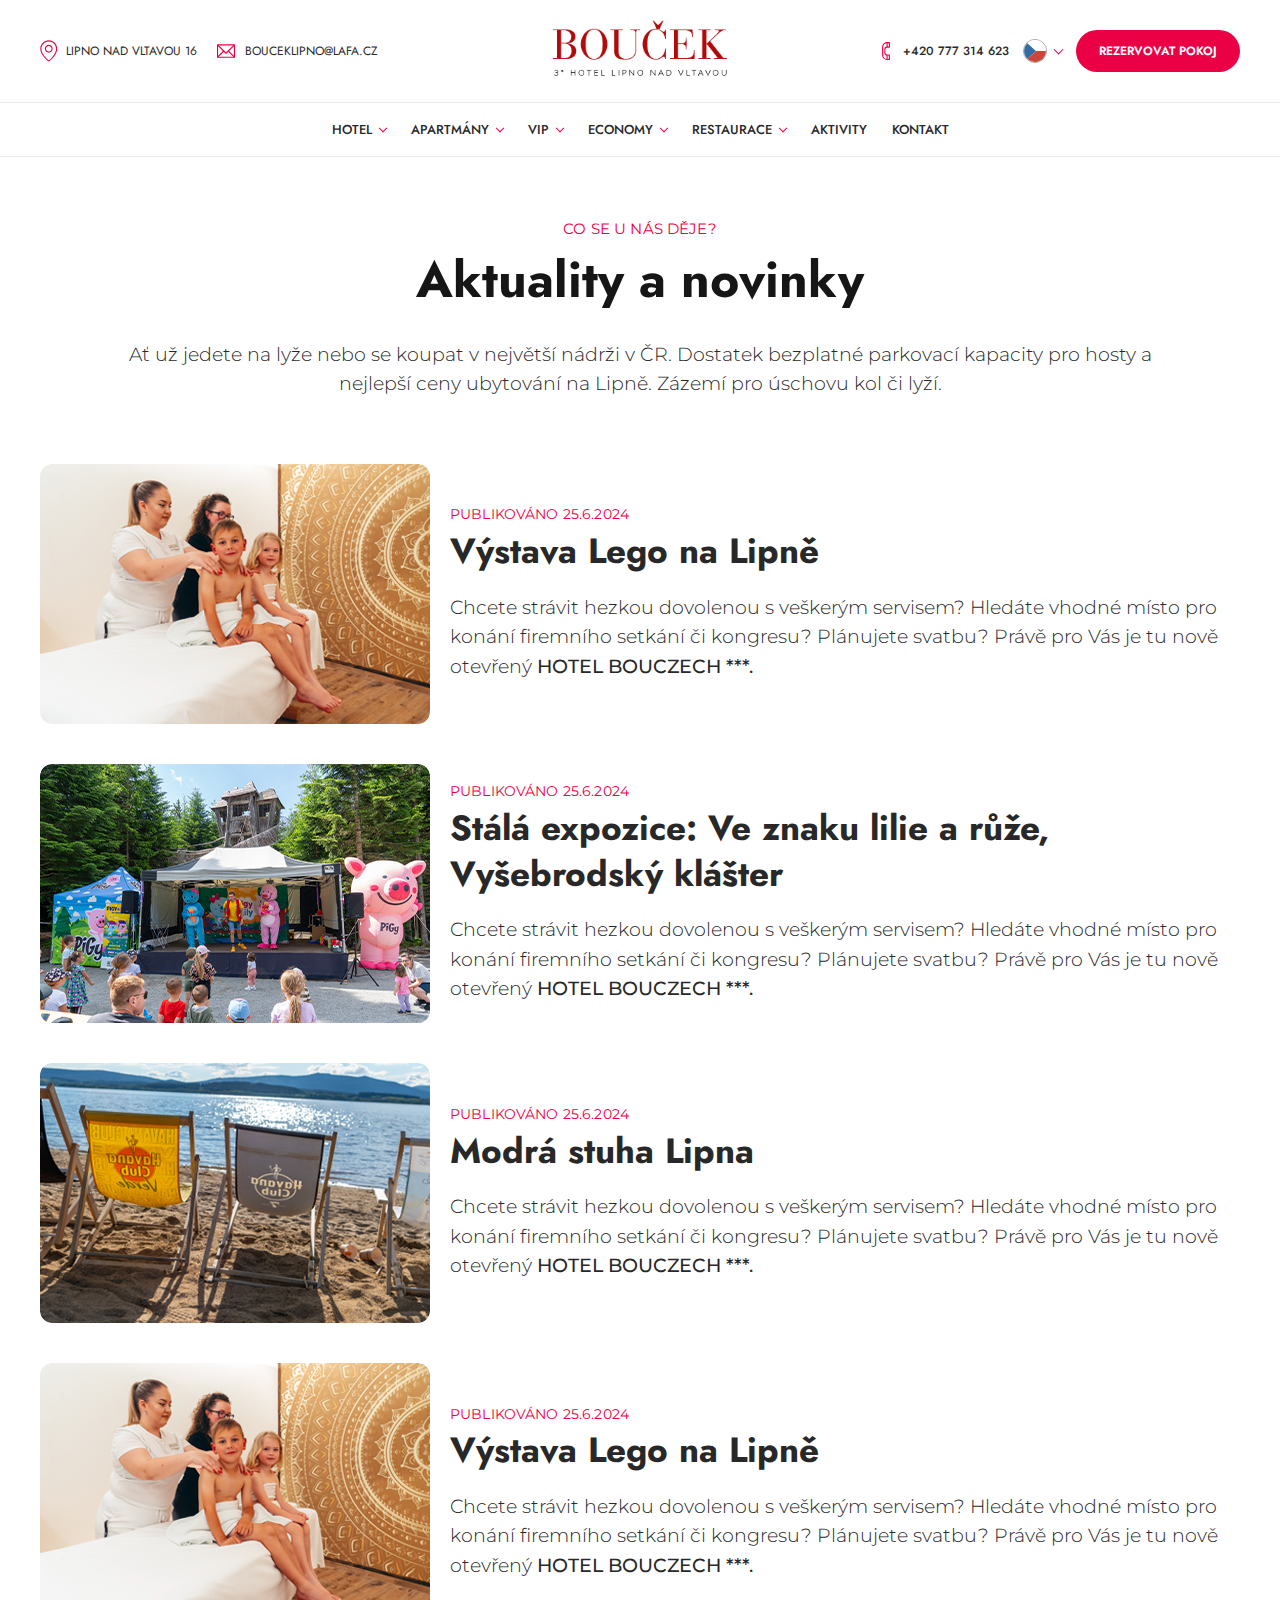
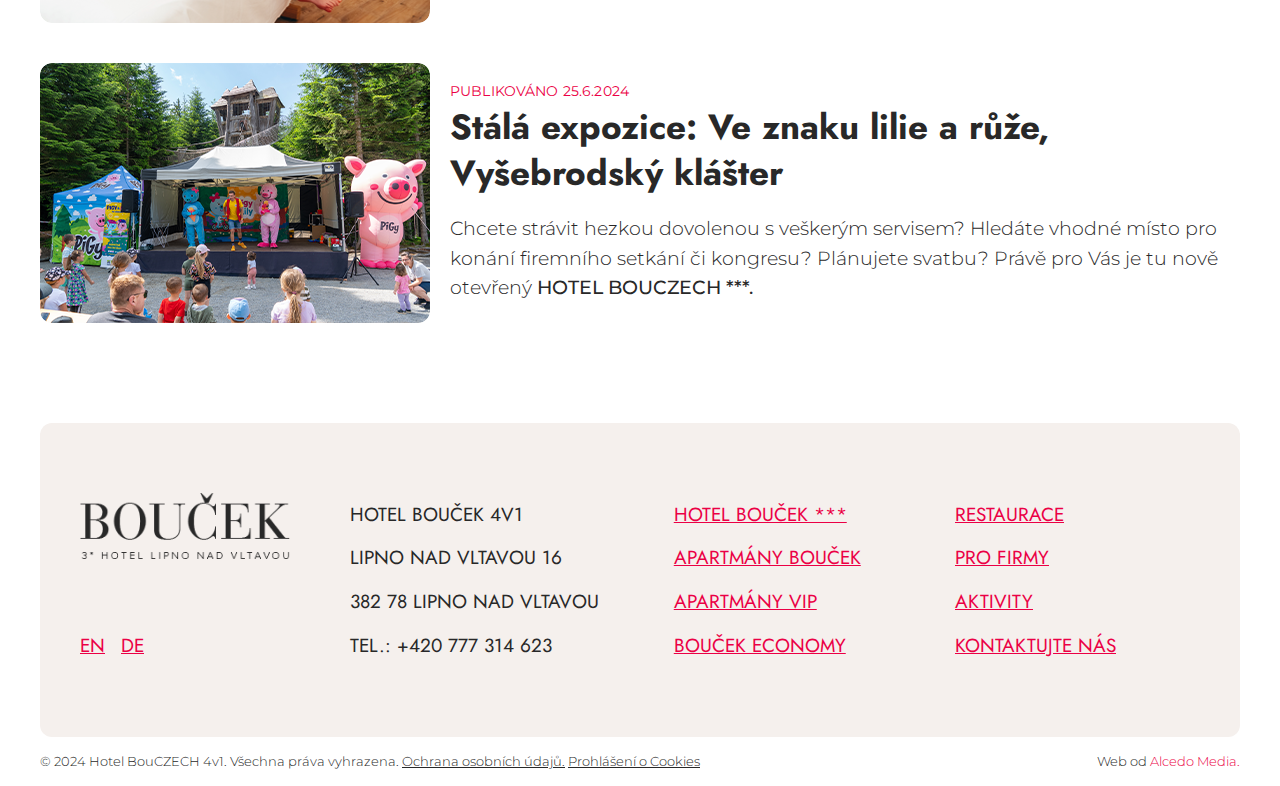
<file: news.html>
<!DOCTYPE html>
<html lang="en">
  <head>
    <meta charset="UTF-8" />
    <meta http-equiv="X-UA-Compatible" content="IE=edge" />
    <meta name="viewport" content="width=device-width, initial-scale=1.0" />
    <link rel="preconnect" href="https://fonts.googleapis.com" />
    <link rel="preconnect" href="https://fonts.gstatic.com" crossorigin />
    <link
      href="https://fonts.googleapis.com/css2?family=Jost:ital,wght@0,100..900;1,100..900&family=Montserrat:ital,wght@0,100..900;1,100..900&display=swap"
      rel="stylesheet"
    />
    <link rel="stylesheet" href="css/main.css" />
    <title>Aktuality a novinky</title>
  </head>

  <body>
    <!-- header start
    =========================================== -->
    <header class="header light" id="header">
      <div class="auto__container">
        <div class="header__inner">
          <div class="header__inner-contact">
            <a href="https://maps.app.goo.gl/5xkD9kyP2vXC6A9b7">
              <span>
                <svg>
                  <use xlink:href="#location"></use>
                </svg>
              </span>
              Lipno nad Vltavou 16
            </a>
            <a href="mailto:bouceklipno@lafa.cz">
              <span class="big">
                <svg>
                  <use xlink:href="#mail"></use>
                </svg>
              </span>
              bouceklipno@lafa.cz
            </a>
          </div>
          <a href="index.html" class="header__inner-logo">
            <img src="./images/logo.png" alt="" />
            <img class="dark" src="./images/logo-red.png" alt="" />
          </a>
          <div class="header__inner-buttons"></div>
          <div class="burger__outer" id="menuBtn">
            <b> Menu </b>
            <div class="burger">
              <span></span>
            </div>
          </div>
        </div>
      </div>
      <nav class="nav" id="menu">
        <div class="nav__inner">
          <ul class="nav__inner-links">
            <li>
              <button
                type="button"
                class="nav__inner-link dropBtn"
                data-drop="#drop-1"
              >
                <span>Hotel</span>
              </button>
              <div class="drop dropEvent" id="drop-1">
                <div class="auto__container">
                  <div class="drop__inner">
                    <div class="drop__inner-row">
                      <a href="#"> Hotelové pokoje </a>
                      <hr />
                      <a href="#"> Ceník </a>
                      <hr />
                      <a href="#"> Konferenční místnost </a>
                      <hr />
                      <a href="#"> Fotogalerie </a>
                      <hr />
                      <a href="#"> Hotelové služby </a>
                    </div>
                  </div>
                </div>
              </div>
            </li>
            <li>
              <button
                type="button"
                class="nav__inner-link dropBtn"
                data-drop="#drop-2"
              >
                <span>apartmány</span>
              </button>
              <div class="drop dropEvent" id="drop-2">
                <div class="auto__container">
                  <div class="drop__inner">
                    <div class="drop__inner-row">
                      <a href="#">Profilované taškové krytiny </a>
                      <hr />
                      <a href="#"> Hladké krytiny </a>
                      <hr />
                      <a href="#"> Střešní trapézové plechy </a>
                    </div>
                  </div>
                </div>
              </div>
            </li>
            <li>
              <button
                type="button"
                class="nav__inner-link dropBtn"
                data-drop="#drop-3"
              >
                <span>vip</span>
              </button>
              <div class="drop dropEvent" id="drop-3">
                <div class="auto__container">
                  <div class="drop__inner">
                    <div class="drop__inner-row">
                      <a href="#"> Hotelové pokoje </a>
                      <hr />
                      <a href="#"> Ceník </a>
                      <hr />
                      <a href="#"> Konferenční místnost </a>
                      <hr />
                      <a href="#"> Fotogalerie </a>
                      <hr />
                      <a href="#"> Hotelové služby </a>
                    </div>
                  </div>
                </div>
              </div>
            </li>
            <li>
              <button
                type="button"
                class="nav__inner-link dropBtn"
                data-drop="#drop-4"
              >
                <span>economy</span>
              </button>
              <div class="drop dropEvent" id="drop-4">
                <div class="auto__container">
                  <div class="drop__inner">
                    <div class="drop__inner-row">
                      <a href="#"> Hotelové pokoje </a>
                      <hr />
                      <a href="#"> Ceník </a>
                      <hr />
                      <a href="#"> Konferenční místnost </a>
                      <hr />
                      <a href="#"> Fotogalerie </a>
                      <hr />
                      <a href="#"> Hotelové služby </a>
                    </div>
                  </div>
                </div>
              </div>
            </li>
            <li>
              <button
                type="button"
                class="nav__inner-link dropBtn"
                data-drop="#drop-5"
              >
                <span>restaurace</span>
              </button>
              <div class="drop dropEvent" id="drop-5">
                <div class="auto__container">
                  <div class="drop__inner">
                    <div class="drop__inner-row">
                      <a href="#"> Hotelové pokoje </a>
                      <hr />
                      <a href="#"> Ceník </a>
                      <hr />
                      <a href="#"> Konferenční místnost </a>
                      <hr />
                      <a href="#"> Fotogalerie </a>
                      <hr />
                      <a href="#"> Hotelové služby </a>
                    </div>
                  </div>
                </div>
              </div>
            </li>
            <li>
              <a href="#" class="nav__inner-link base"> aktivity </a>
            </li>
            <li>
              <a href="contact.html" class="nav__inner-link base"> kontakt </a>
            </li>
          </ul>
          <div class="nav__inner-buttons">
            <a href="tel:+420 777 314 623" class="nav__inner-phone">
              <span>
                <svg>
                  <use xlink:href="#phone"></use>
                </svg>
              </span>
              +420 777 314 623
            </a>
            <div class="lang">
              <span>
                <img src="./images/icons/flags/czech.svg" alt="" />
              </span>
              <div class="lang__menu">
                <a href="#">
                  <span>
                    <img src="./images/icons/flags/uk.svg" alt="" />
                  </span>
                  <b class="mob"> English </b>
                  <b> EN </b>
                </a>
                <a href="#">
                  <span>
                    <img src="./images/icons/flags/germany.svg" alt="" />
                  </span>
                  <b class="mob"> deutsch </b>
                  <b> DE </b>
                </a>
              </div>
            </div>
            <a href="#" class="button primary"> rezervovat pokoj </a>
          </div>
        </div>
      </nav>
    </header>
    <!-- header end
    =========================================== -->
    <div class="overlay" id="overlay"></div>
    <main class="main">
      <!-- news start
    =========================================== -->
      <section class="news big">
        <div class="auto__container">
          <div class="news__inner">
            <div class="title">
              <h6>co se u nás děje?</h6>
              <h2>Aktuality a novinky</h2>
              <p>
                Ať už jedete na lyže nebo se koupat v největší nádrži v ČR. Dostatek bezplatné parkovací kapacity pro hosty a nejlepší ceny ubytování na Lipně. Zázemí pro úschovu kol či lyží.
              </p>
            </div>
            <div class="news__inner-content">
              <div class="newsItem">
                <div class="newsItem__image">
                  <div class="newsItem__image-inner">
                    <img src="./images/news/1.png" alt="" />
                  </div>
                </div>
                <div class="newsItem__content">
                  <h6>publikováno 25.6.2024</h6>
                  <h3 class="big">Výstava Lego na Lipně</h3>
                  <p>
                    Chcete strávit hezkou dovolenou s veškerým servisem? Hledáte
                    vhodné místo pro konání firemního setkání či kongresu?
                    Plánujete svatbu? Právě pro Vás je tu nově otevřený
                    <b>HOTEL BOUCZECH ***. </b>
                  </p>
                </div>
              </div>
              <div class="newsItem">
                <div class="newsItem__image">
                  <div class="newsItem__image-inner">
                    <img src="./images/news/2.png" alt="" />
                  </div>
                </div>
                <div class="newsItem__content">
                  <h6>publikováno 25.6.2024</h6>
                  <h3 class="big">
                    Stálá expozice: Ve znaku lilie a růže, Vyšebrodský klášter
                  </h3>
                  <p>
                    Chcete strávit hezkou dovolenou s veškerým servisem? Hledáte
                    vhodné místo pro konání firemního setkání či kongresu?
                    Plánujete svatbu? Právě pro Vás je tu nově otevřený
                    <b>HOTEL BOUCZECH ***. </b>
                  </p>
                </div>
              </div>
              <div class="newsItem">
                <div class="newsItem__image">
                  <div class="newsItem__image-inner">
                    <img src="./images/news/3.png" alt="" />
                  </div>
                </div>
                <div class="newsItem__content">
                  <h6>publikováno 25.6.2024</h6>
                  <h3 class="big">Modrá stuha Lipna</h3>
                  <p>
                    Chcete strávit hezkou dovolenou s veškerým servisem? Hledáte
                    vhodné místo pro konání firemního setkání či kongresu?
                    Plánujete svatbu? Právě pro Vás je tu nově otevřený
                    <b>HOTEL BOUCZECH ***. </b>
                  </p>
                </div>
              </div>
              <div class="newsItem">
                <div class="newsItem__image">
                  <div class="newsItem__image-inner">
                    <img src="./images/news/1.png" alt="" />
                  </div>
                </div>
                <div class="newsItem__content">
                  <h6>publikováno 25.6.2024</h6>
                  <h3 class="big">Výstava Lego na Lipně</h3>
                  <p>
                    Chcete strávit hezkou dovolenou s veškerým servisem? Hledáte
                    vhodné místo pro konání firemního setkání či kongresu?
                    Plánujete svatbu? Právě pro Vás je tu nově otevřený
                    <b>HOTEL BOUCZECH ***. </b>
                  </p>
                </div>
              </div>
              <div class="newsItem">
                <div class="newsItem__image">
                  <div class="newsItem__image-inner">
                    <img src="./images/news/2.png" alt="" />
                  </div>
                </div>
                <div class="newsItem__content">
                  <h6>publikováno 25.6.2024</h6>
                  <h3 class="big">
                    Stálá expozice: Ve znaku lilie a růže, Vyšebrodský klášter
                  </h3>
                  <p>
                    Chcete strávit hezkou dovolenou s veškerým servisem? Hledáte
                    vhodné místo pro konání firemního setkání či kongresu?
                    Plánujete svatbu? Právě pro Vás je tu nově otevřený
                    <b>HOTEL BOUCZECH ***. </b>
                  </p>
                </div>
              </div>
            </div>
          </div>
        </div>
      </section>
      <!-- news end
=========================================== -->
      <!-- footer start
    =========================================== -->
      <footer class="footer">
        <div class="auto__container">
          <div class="footer__inner">
            <div class="footer__inner-main">
              <a href="index.html" class="footer__inner-logo">
                <img src="./images/logo-black.png" alt="" />
              </a>
              <div class="footer__inner-langs">
                <a href="#"> en </a>
                <a href="#"> de </a>
              </div>
            </div>
            <div class="footer__inner-row">
              <div class="footer__inner-col">
                <p>
                  hotel bouček 4v1 <br />
                  Lipno nad Vltavou 16 <br />
                  382 78 Lipno nad Vltavou <br />
                  Tel.: +420 777 314 623 <br />
                </p>
              </div>
              <div class="footer__inner-col">
                <a href="#"> Hotel Bouček *** </a>
                <a href="#"> apartmány Bouček </a>
                <a href="#"> Apartmány vip </a>
                <a href="#"> Bouček economy </a>
              </div>
              <div class="footer__inner-col">
                <a href="#">restaurace</a>
                <a href="#"> pro firmy</a>
                <a href="#">aktivity </a>
                <a href="contact.html"> kontaktujte nás</a>
              </div>
            </div>
          </div>
        </div>
      </footer>
      <div class="copy">
        <div class="auto__container">
          <div class="copy__inner">
            <p>
              <b> © 2024 Hotel BouCZECH 4v1. Všechna práva vyhrazena. </b>
              <a href="#">Ochrana osobních údajů.</a>
              <a href="#">Prohlášení o Cookies</a>
            </p>
            <p>Web od <span>Alcedo Media.</span></p>
          </div>
        </div>
      </div>
      <!-- footer end
    =========================================== -->
    </main>
    <!-- Sprites
    =========================================== -->
 
    <svg style="display: none">
      <symbol id="location" viewBox="0 0 16 20">
        <path
          d="M7.30919 18.7838L7.63458 18.4042L7.62366 18.3949L7.61221 18.3861L7.30919 18.7838ZM8.25593 18.7838L8.55601 19.1839L8.56484 19.177L8.25593 18.7838ZM7.76363 0.257812C3.50944 0.257812 0.0683594 3.70232 0.0683594 7.99095H1.06836C1.06836 4.25118 4.06515 1.25781 7.76363 1.25781V0.257812ZM0.0683594 7.99095C0.0683594 10.654 1.43443 13.1579 2.94681 15.1134C4.4664 17.0782 6.18581 18.5565 7.00617 19.1816L7.61221 18.3861C6.84203 17.7993 5.19103 16.3806 3.73784 14.5016C2.27744 12.6133 1.06836 10.3267 1.06836 7.99095H0.0683594ZM6.98379 19.1635C7.44751 19.5609 8.08821 19.5346 8.55593 19.1838L7.95593 18.3838C7.81774 18.4875 7.70104 18.4612 7.63458 18.4042L6.98379 19.1635ZM8.56484 19.177C9.38039 18.5362 11.0897 17.0589 12.6 15.0985C14.103 13.1474 15.4589 10.6533 15.4589 7.99095H14.4589C14.4589 10.3274 13.2586 12.6049 11.8078 14.4882C10.3642 16.3621 8.722 17.7818 7.94702 18.3907L8.56484 19.177ZM15.4589 7.99095C15.4589 3.70232 12.0178 0.257812 7.76363 0.257812V1.25781C11.4621 1.25781 14.4589 4.25118 14.4589 7.99095H15.4589ZM7.76363 10.4827C6.3735 10.4827 5.23404 9.34321 5.23404 7.95308H4.23404C4.23404 9.89549 5.82121 11.4827 7.76363 11.4827V10.4827ZM5.23404 7.95308C5.23404 6.56295 6.3735 5.42349 7.76363 5.42349V4.42349C5.82121 4.42349 4.23404 6.01066 4.23404 7.95308H5.23404ZM7.76363 5.42349C9.15376 5.42349 10.2932 6.56295 10.2932 7.95308H11.2932C11.2932 6.01066 9.70604 4.42349 7.76363 4.42349V5.42349ZM10.2932 7.95308C10.2932 9.34321 9.15376 10.4827 7.76363 10.4827V11.4827C9.70604 11.4827 11.2932 9.89549 11.2932 7.95308H10.2932Z"
          fill="currentColor"
        />
      </symbol>
      <symbol id="mail" viewBox="0 0 32 32" fill="currentColor">
        <g>
          <rect
            fill="none"
            height="22"
            stroke="currentColor"
            stroke-linejoin="round"
            stroke-miterlimit="10"
            stroke-width="2"
            width="30"
            x="1"
            y="5"
          />
          <polyline
            fill="none"
            points="1,5 16,20 31,5     "
            stroke="currentColor"
            stroke-linejoin="round"
            stroke-miterlimit="10"
            stroke-width="2"
          />
          <line
            fill="none"
            stroke="currentColor"
            stroke-linejoin="round"
            stroke-miterlimit="10"
            stroke-width="2"
            x1="1"
            x2="12"
            y1="27"
            y2="16"
          />
          <line
            fill="none"
            stroke="currentColor"
            stroke-linejoin="round"
            stroke-miterlimit="10"
            stroke-width="2"
            x1="31"
            x2="20"
            y1="27"
            y2="16"
          />
        </g>
      </symbol>
      <symbol id="phone" viewBox="0 0 32 32" fill="currentColor">
        <g>
          <path
            d="M22,9V1h-4   c-4.418,0-8,3.582-8,8v14c0,4.418,3.582,8,8,8h4v-8h-4c-2.209,0-4-1.791-4-4v-6c0-2.209,1.791-4,4-4H22z"
            fill="none"
            stroke="currentColor"
            stroke-linejoin="round"
            stroke-miterlimit="10"
            stroke-width="2"
          />
          <line
            fill="none"
            stroke="currentColor"
            stroke-linejoin="round"
            stroke-miterlimit="10"
            stroke-width="2"
            x1="18"
            x2="18"
            y1="9"
            y2="1"
          />
          <line
            fill="none"
            stroke="currentColor"
            stroke-linejoin="round"
            stroke-miterlimit="10"
            stroke-width="2"
            x1="18"
            x2="18"
            y1="23"
            y2="31"
          />
        </g>
      </symbol>
      <symbol id="minus" viewBox="0 96 960 960" fill="currentColor">
        <path d="M200 616v-80h560v80H200Z" />
      </symbol>
      <symbol id="add" viewBox="0 96 960 960" fill="currentColor">
        <path d="M440 856V616H200v-80h240V296h80v240h240v80H520v240h-80Z" />
      </symbol>
      <symbol id="chevronBot" viewBox="0 96 960 960" fill="currentColor">
        <path d="M480 711 240 471l56-56 184 184 184-184 56 56-240 240Z" />
      </symbol>
    </svg>
    <!-- js
    =========================================== -->
    <script src="./js/jquery.js"></script>
    <script src="./js/slick.min.js"></script>
    <script src="./js/main.js"></script>
    <script src="./js/dropdown.js"></script>
  </body>
</html>
</file>
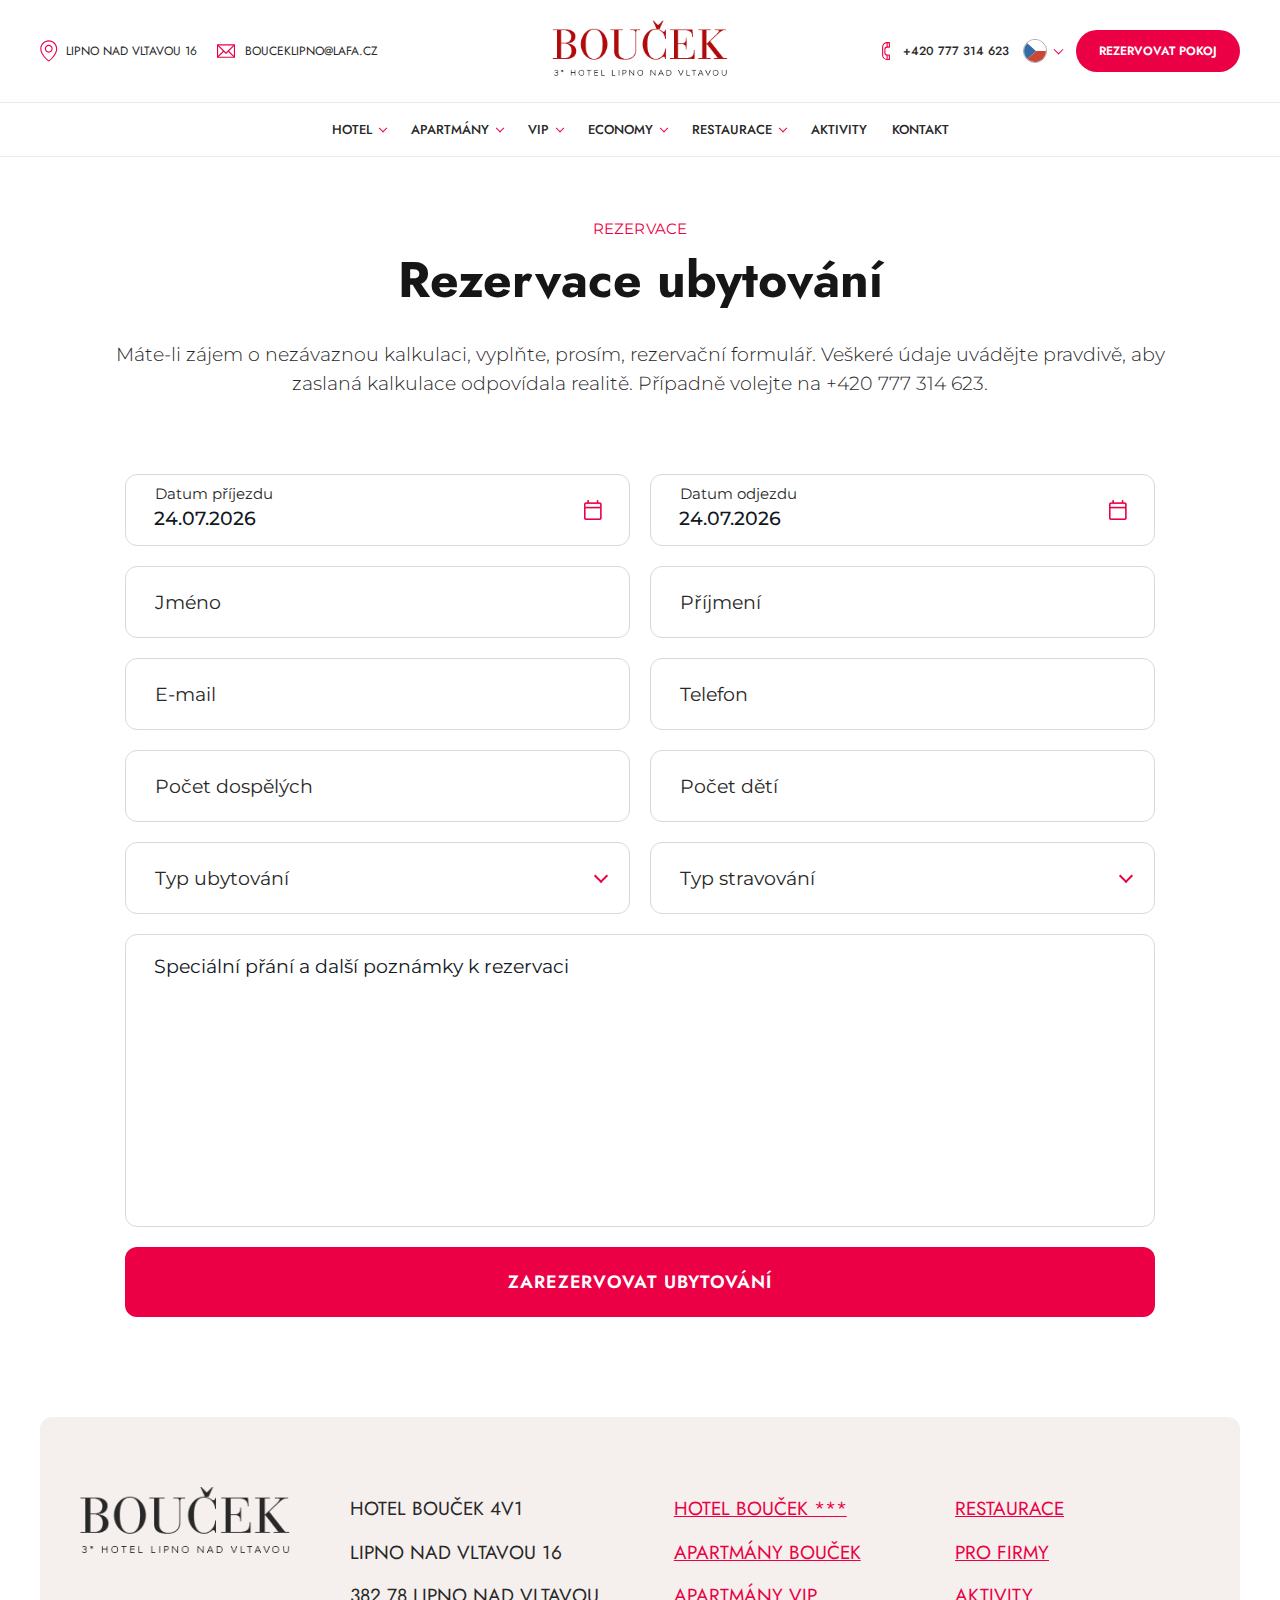
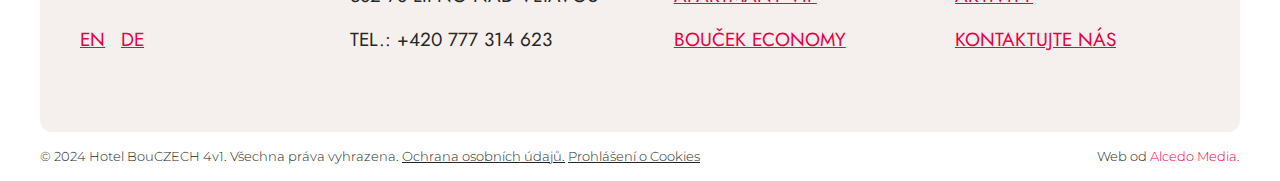
<file: reservation.html>
<!DOCTYPE html>
<html lang="en">
  <head>
    <meta charset="UTF-8" />
    <meta http-equiv="X-UA-Compatible" content="IE=edge" />
    <meta name="viewport" content="width=device-width, initial-scale=1.0" />
    <link rel="preconnect" href="https://fonts.googleapis.com" />
    <link rel="preconnect" href="https://fonts.gstatic.com" crossorigin />
    <link
      href="https://fonts.googleapis.com/css2?family=Jost:ital,wght@0,100..900;1,100..900&family=Montserrat:ital,wght@0,100..900;1,100..900&display=swap"
      rel="stylesheet"
    />
    <link rel="stylesheet" href="css/main.css" />
    <title>Rezervace</title>
  </head>

  <body>
    <!-- header start
    =========================================== -->
    <header class="header light" id="header">
      <div class="auto__container">
        <div class="header__inner">
          <div class="header__inner-contact">
            <a href="https://maps.app.goo.gl/5xkD9kyP2vXC6A9b7">
              <span>
                <svg>
                  <use xlink:href="#location"></use>
                </svg>
              </span>
              Lipno nad Vltavou 16
            </a>
            <a href="mailto:bouceklipno@lafa.cz">
              <span class="big">
                <svg>
                  <use xlink:href="#mail"></use>
                </svg>
              </span>
              bouceklipno@lafa.cz
            </a>
          </div>
          <a href="index.html" class="header__inner-logo">
            <img src="./images/logo.png" alt="" />
            <img class="dark" src="./images/logo-red.png" alt="" />
          </a>
          <div class="header__inner-buttons"></div>
          <div class="burger__outer" id="menuBtn">
            <b> Menu </b>
            <div class="burger">
              <span></span>
            </div>
          </div>
        </div>
      </div>
      <nav class="nav" id="menu">
        <div class="nav__inner">
          <ul class="nav__inner-links">
            <li>
              <button
                type="button"
                class="nav__inner-link dropBtn"
                data-drop="#drop-1"
              >
                <span>Hotel</span>
              </button>
              <div class="drop dropEvent" id="drop-1">
                <div class="auto__container">
                  <div class="drop__inner">
                    <div class="drop__inner-row">
                      <a href="#"> Hotelové pokoje </a>
                      <hr />
                      <a href="#"> Ceník </a>
                      <hr />
                      <a href="#"> Konferenční místnost </a>
                      <hr />
                      <a href="#"> Fotogalerie </a>
                      <hr />
                      <a href="#"> Hotelové služby </a>
                    </div>
                  </div>
                </div>
              </div>
            </li>
            <li>
              <button
                type="button"
                class="nav__inner-link dropBtn"
                data-drop="#drop-2"
              >
                <span>apartmány</span>
              </button>
              <div class="drop dropEvent" id="drop-2">
                <div class="auto__container">
                  <div class="drop__inner">
                    <div class="drop__inner-row">
                      <a href="#">Profilované taškové krytiny </a>
                      <hr />
                      <a href="#"> Hladké krytiny </a>
                      <hr />
                      <a href="#"> Střešní trapézové plechy </a>
                    </div>
                  </div>
                </div>
              </div>
            </li>
            <li>
              <button
                type="button"
                class="nav__inner-link dropBtn"
                data-drop="#drop-3"
              >
                <span>vip</span>
              </button>
              <div class="drop dropEvent" id="drop-3">
                <div class="auto__container">
                  <div class="drop__inner">
                    <div class="drop__inner-row">
                      <a href="#"> Hotelové pokoje </a>
                      <hr />
                      <a href="#"> Ceník </a>
                      <hr />
                      <a href="#"> Konferenční místnost </a>
                      <hr />
                      <a href="#"> Fotogalerie </a>
                      <hr />
                      <a href="#"> Hotelové služby </a>
                    </div>
                  </div>
                </div>
              </div>
            </li>
            <li>
              <button
                type="button"
                class="nav__inner-link dropBtn"
                data-drop="#drop-4"
              >
                <span>economy</span>
              </button>
              <div class="drop dropEvent" id="drop-4">
                <div class="auto__container">
                  <div class="drop__inner">
                    <div class="drop__inner-row">
                      <a href="#"> Hotelové pokoje </a>
                      <hr />
                      <a href="#"> Ceník </a>
                      <hr />
                      <a href="#"> Konferenční místnost </a>
                      <hr />
                      <a href="#"> Fotogalerie </a>
                      <hr />
                      <a href="#"> Hotelové služby </a>
                    </div>
                  </div>
                </div>
              </div>
            </li>
            <li>
              <button
                type="button"
                class="nav__inner-link dropBtn"
                data-drop="#drop-5"
              >
                <span>restaurace</span>
              </button>
              <div class="drop dropEvent" id="drop-5">
                <div class="auto__container">
                  <div class="drop__inner">
                    <div class="drop__inner-row">
                      <a href="#"> Hotelové pokoje </a>
                      <hr />
                      <a href="#"> Ceník </a>
                      <hr />
                      <a href="#"> Konferenční místnost </a>
                      <hr />
                      <a href="#"> Fotogalerie </a>
                      <hr />
                      <a href="#"> Hotelové služby </a>
                    </div>
                  </div>
                </div>
              </div>
            </li>
            <li>
              <a href="#" class="nav__inner-link base"> aktivity </a>
            </li>
            <li>
              <a href="contact.html" class="nav__inner-link base"> kontakt </a>
            </li>
          </ul>
          <div class="nav__inner-buttons">
            <a href="tel:+420 777 314 623" class="nav__inner-phone">
              <span>
                <svg>
                  <use xlink:href="#phone"></use>
                </svg>
              </span>
              +420 777 314 623
            </a>
            <div class="lang">
              <span>
                <img src="./images/icons/flags/czech.svg" alt="" />
              </span>
              <div class="lang__menu">
                <a href="#">
                  <span>
                    <img src="./images/icons/flags/uk.svg" alt="" />
                  </span>
                  <b class="mob"> English </b>
                  <b> EN </b>
                </a>
                <a href="#">
                  <span>
                    <img src="./images/icons/flags/germany.svg" alt="" />
                  </span>
                  <b class="mob"> deutsch </b>
                  <b> DE </b>
                </a>
              </div>
            </div>
            <a href="#" class="button primary"> rezervovat pokoj </a>
          </div>
        </div>
      </nav>
    </header>
    <!-- header end
    =========================================== -->
    <div class="overlay" id="overlay"></div>
    <main class="main">
      <!-- contact start
    =========================================== -->
      <section class="contact">
        <div class="auto__container">
          <div class="contact__inner sm">
            <div class="title">
              <h6>rezervace</h6>
              <h1 class="sm">Rezervace ubytování</h1>
              <p>
                Máte-li zájem o nezávaznou kalkulaci, vyplňte, prosím,
                rezervační formulář. Veškeré údaje uvádějte pravdivě, aby
                zaslaná kalkulace odpovídala realitě. Případně volejte na +420
                777 314 623.
              </p>
            </div>
            <form class="contactForm" id="contactForm">
              <div class="contactForm__row">
                <div class="contactForm__input">
                  <label for="">Datum příjezdu</label>
                  <input value=" " id="checkin" />
                  <div class="contactForm__input-icon">
                    <img src="./images/icons/calendar.png" alt="" />
                  </div>
                </div>
                <div class="contactForm__input">
                  <label for="">Datum odjezdu</label>
                  <input value=" " id="checkout" />
                  <div class="contactForm__input-icon">
                    <img src="./images/icons/calendar.png" alt="" />
                  </div>
                </div>

                <div class="contactForm__input">
                  <input type="text" value="" />
                  <label>Jméno</label>
                </div>
                <div class="contactForm__input">
                  <input type="text" value="" />
                  <label>Příjmení</label>
                </div>
                <div class="contactForm__input">
                  <input type="email" value="" />
                  <label>E-mail</label>
                </div>
                <div class="contactForm__input">
                  <input type="tel" value="" />
                  <label>Telefon</label>
                </div>
                <div class="contactForm__input">
                  <input type="number" value="" />
                  <label>Počet dospělých</label>
                </div>
                <div class="contactForm__input">
                  <input type="number" value="" />
                  <label>Počet dětí</label>
                </div>
                <div class="contactForm__input select">
                  <select name="" id="">
                    <option value="" hidden></option>
                    <option value="">Example1</option>
                    <option value="">Example2</option>
                    <option value="">Example3</option>
                  </select>
                  <label>Typ ubytování</label>
                </div>
                <div class="contactForm__input select">
                  <select name="" id="">
                    <option value="" hidden></option>
                    <option value="">Example1</option>
                    <option value="">Example2</option>
                    <option value="">Example3</option>
                  </select>
                  <label>Typ stravování</label>
                </div>
                <div class="contactForm__text">
                  <textarea name="" id="" rows="13" value="">
Speciální přání a další poznámky k rezervaci</textarea
                  >
                </div>
              </div>
              <button type="submit" class="button primary big">
                zarezervovat ubytování
              </button>
            </form>
          </div>
        </div>
      </section>
      <!-- contact end
=========================================== -->
      <!-- footer start
    =========================================== -->
      <footer class="footer">
        <div class="auto__container">
          <div class="footer__inner">
            <div class="footer__inner-main">
              <a href="index.html" class="footer__inner-logo">
                <img src="./images/logo-black.png" alt="" />
              </a>
              <div class="footer__inner-langs">
                <a href="#"> en </a>
                <a href="#"> de </a>
              </div>
            </div>
            <div class="footer__inner-row">
              <div class="footer__inner-col">
                <p>
                  hotel bouček 4v1 <br />
                  Lipno nad Vltavou 16 <br />
                  382 78 Lipno nad Vltavou <br />
                  Tel.: +420 777 314 623 <br />
                </p>
              </div>
              <div class="footer__inner-col">
                <a href="#"> Hotel Bouček *** </a>
                <a href="#"> apartmány Bouček </a>
                <a href="#"> Apartmány vip </a>
                <a href="#"> Bouček economy </a>
              </div>
              <div class="footer__inner-col">
                <a href="#">restaurace</a>
                <a href="#"> pro firmy</a>
                <a href="#">aktivity </a>
                <a href="contact.html"> kontaktujte nás</a>
              </div>
            </div>
          </div>
        </div>
      </footer>
      <div class="copy">
        <div class="auto__container">
          <div class="copy__inner">
            <p>
              <b> © 2024 Hotel BouCZECH 4v1. Všechna práva vyhrazena. </b>
              <a href="#">Ochrana osobních údajů.</a>
              <a href="#">Prohlášení o Cookies</a>
            </p>
            <p>Web od <span>Alcedo Media.</span></p>
          </div>
        </div>
      </div>
      <!-- footer end
    =========================================== -->
    </main>
    <!-- Sprites
    =========================================== -->
    <svg style="display: none">
      <symbol id="location" viewBox="0 0 16 20">
        <path
          d="M7.30919 18.7838L7.63458 18.4042L7.62366 18.3949L7.61221 18.3861L7.30919 18.7838ZM8.25593 18.7838L8.55601 19.1839L8.56484 19.177L8.25593 18.7838ZM7.76363 0.257812C3.50944 0.257812 0.0683594 3.70232 0.0683594 7.99095H1.06836C1.06836 4.25118 4.06515 1.25781 7.76363 1.25781V0.257812ZM0.0683594 7.99095C0.0683594 10.654 1.43443 13.1579 2.94681 15.1134C4.4664 17.0782 6.18581 18.5565 7.00617 19.1816L7.61221 18.3861C6.84203 17.7993 5.19103 16.3806 3.73784 14.5016C2.27744 12.6133 1.06836 10.3267 1.06836 7.99095H0.0683594ZM6.98379 19.1635C7.44751 19.5609 8.08821 19.5346 8.55593 19.1838L7.95593 18.3838C7.81774 18.4875 7.70104 18.4612 7.63458 18.4042L6.98379 19.1635ZM8.56484 19.177C9.38039 18.5362 11.0897 17.0589 12.6 15.0985C14.103 13.1474 15.4589 10.6533 15.4589 7.99095H14.4589C14.4589 10.3274 13.2586 12.6049 11.8078 14.4882C10.3642 16.3621 8.722 17.7818 7.94702 18.3907L8.56484 19.177ZM15.4589 7.99095C15.4589 3.70232 12.0178 0.257812 7.76363 0.257812V1.25781C11.4621 1.25781 14.4589 4.25118 14.4589 7.99095H15.4589ZM7.76363 10.4827C6.3735 10.4827 5.23404 9.34321 5.23404 7.95308H4.23404C4.23404 9.89549 5.82121 11.4827 7.76363 11.4827V10.4827ZM5.23404 7.95308C5.23404 6.56295 6.3735 5.42349 7.76363 5.42349V4.42349C5.82121 4.42349 4.23404 6.01066 4.23404 7.95308H5.23404ZM7.76363 5.42349C9.15376 5.42349 10.2932 6.56295 10.2932 7.95308H11.2932C11.2932 6.01066 9.70604 4.42349 7.76363 4.42349V5.42349ZM10.2932 7.95308C10.2932 9.34321 9.15376 10.4827 7.76363 10.4827V11.4827C9.70604 11.4827 11.2932 9.89549 11.2932 7.95308H10.2932Z"
          fill="currentColor"
        />
      </symbol>
      <symbol id="mail" viewBox="0 0 32 32" fill="currentColor">
        <g>
          <rect
            fill="none"
            height="22"
            stroke="currentColor"
            stroke-linejoin="round"
            stroke-miterlimit="10"
            stroke-width="2"
            width="30"
            x="1"
            y="5"
          />
          <polyline
            fill="none"
            points="1,5 16,20 31,5     "
            stroke="currentColor"
            stroke-linejoin="round"
            stroke-miterlimit="10"
            stroke-width="2"
          />
          <line
            fill="none"
            stroke="currentColor"
            stroke-linejoin="round"
            stroke-miterlimit="10"
            stroke-width="2"
            x1="1"
            x2="12"
            y1="27"
            y2="16"
          />
          <line
            fill="none"
            stroke="currentColor"
            stroke-linejoin="round"
            stroke-miterlimit="10"
            stroke-width="2"
            x1="31"
            x2="20"
            y1="27"
            y2="16"
          />
        </g>
      </symbol>
      <symbol id="phone" viewBox="0 0 32 32" fill="currentColor">
        <g>
          <path
            d="M22,9V1h-4   c-4.418,0-8,3.582-8,8v14c0,4.418,3.582,8,8,8h4v-8h-4c-2.209,0-4-1.791-4-4v-6c0-2.209,1.791-4,4-4H22z"
            fill="none"
            stroke="currentColor"
            stroke-linejoin="round"
            stroke-miterlimit="10"
            stroke-width="2"
          />
          <line
            fill="none"
            stroke="currentColor"
            stroke-linejoin="round"
            stroke-miterlimit="10"
            stroke-width="2"
            x1="18"
            x2="18"
            y1="9"
            y2="1"
          />
          <line
            fill="none"
            stroke="currentColor"
            stroke-linejoin="round"
            stroke-miterlimit="10"
            stroke-width="2"
            x1="18"
            x2="18"
            y1="23"
            y2="31"
          />
        </g>
      </symbol>
      <symbol id="minus" viewBox="0 96 960 960" fill="currentColor">
        <path d="M200 616v-80h560v80H200Z" />
      </symbol>
      <symbol id="add" viewBox="0 96 960 960" fill="currentColor">
        <path d="M440 856V616H200v-80h240V296h80v240h240v80H520v240h-80Z" />
      </symbol>
      <symbol id="chevronBot" viewBox="0 96 960 960" fill="currentColor">
        <path d="M480 711 240 471l56-56 184 184 184-184 56 56-240 240Z" />
      </symbol>
    </svg>
    <!-- js
    =========================================== -->
    <script src="./js/jquery.js"></script>
    <script src="./js/slick.min.js"></script>
    <script src="./js/easypick.js"></script>
    <script src="./js/main.js"></script>
    <script src="./js/steps.js"></script>
    <script src="./js/dropdown.js"></script>
  </body>
</html>
</file>
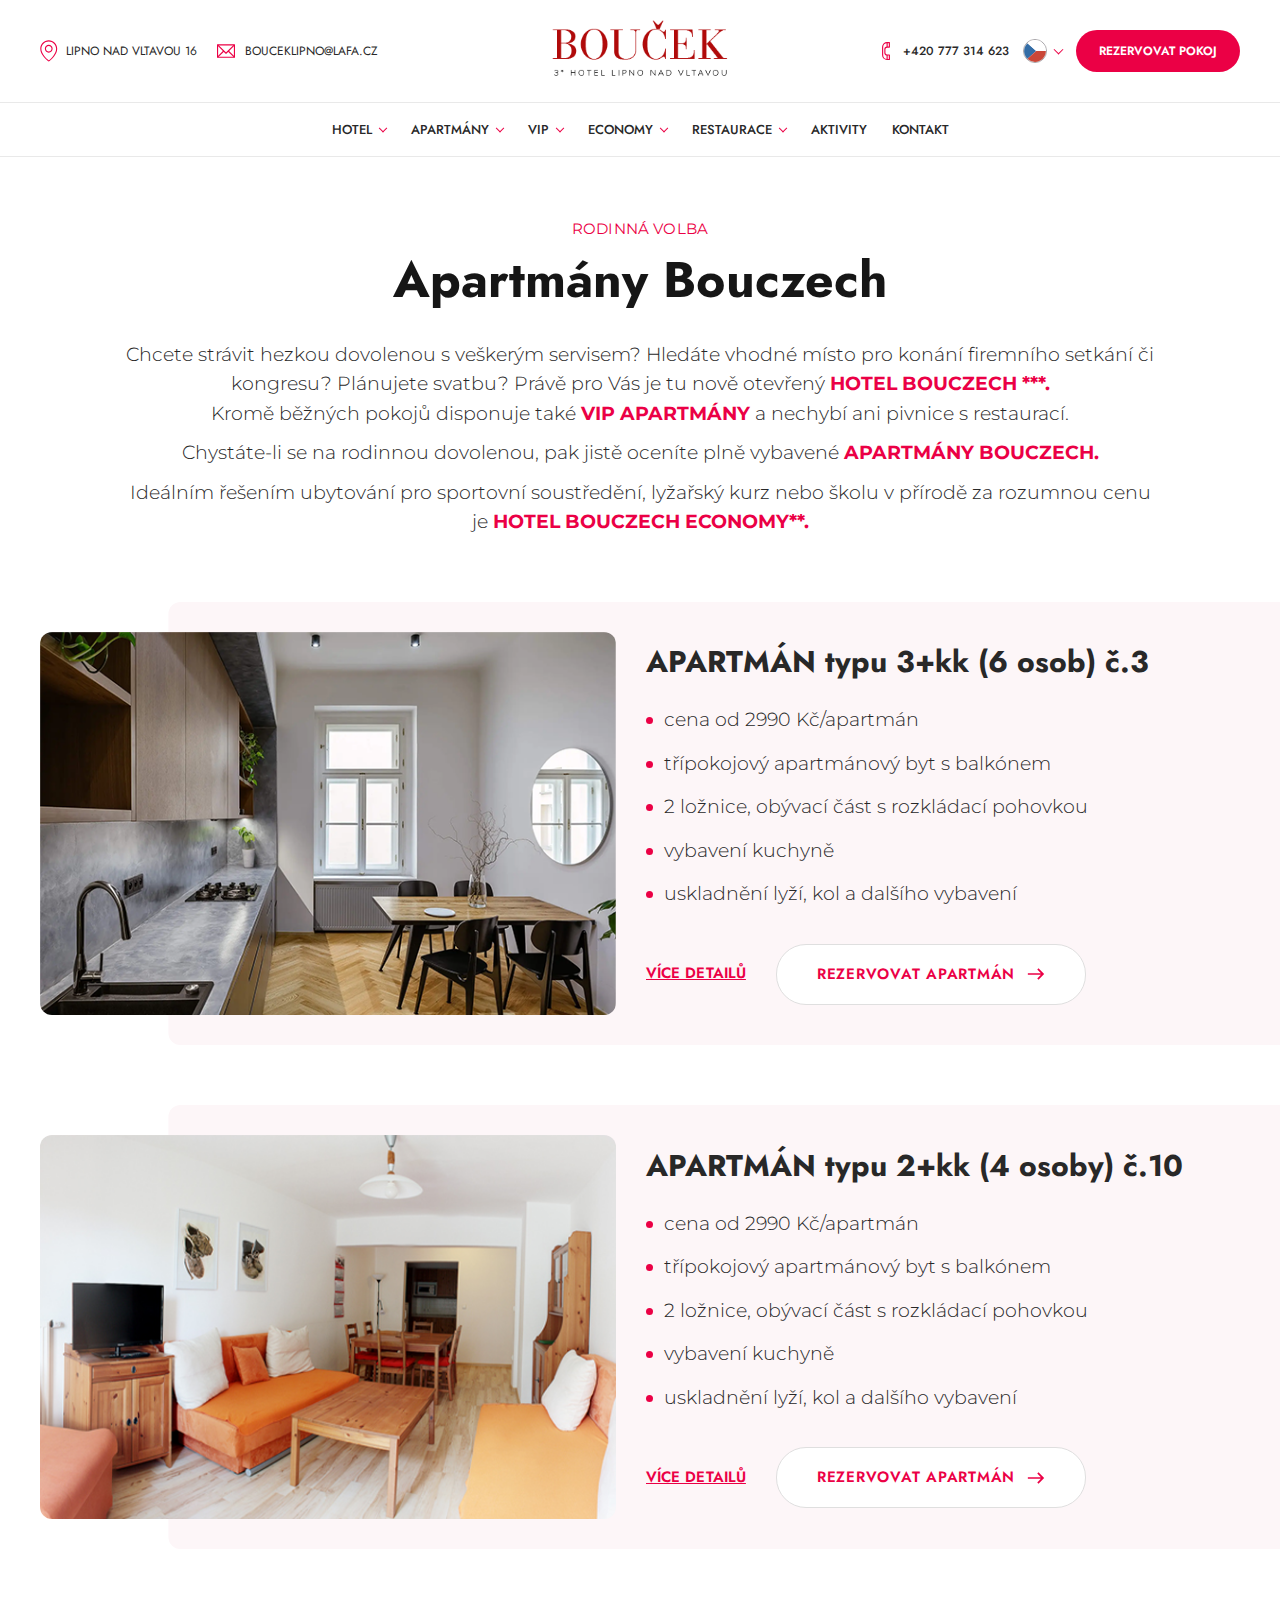
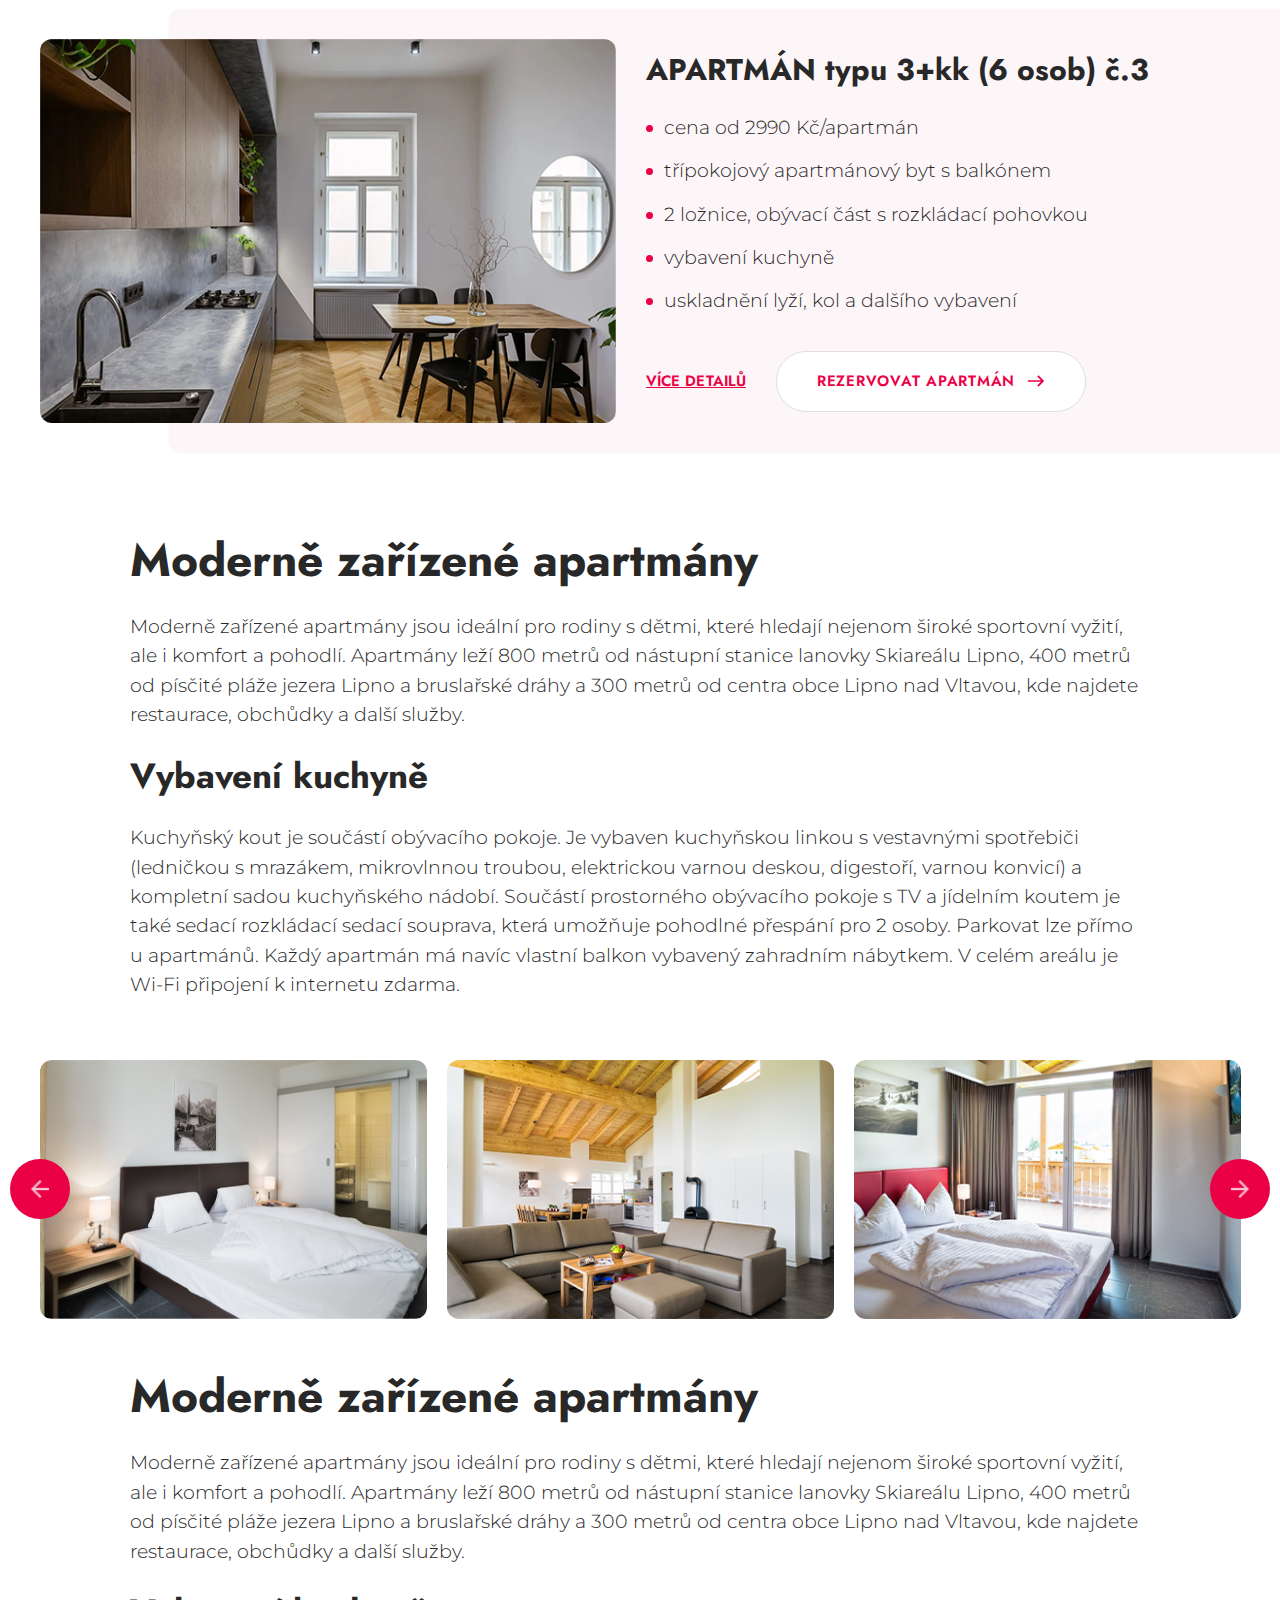
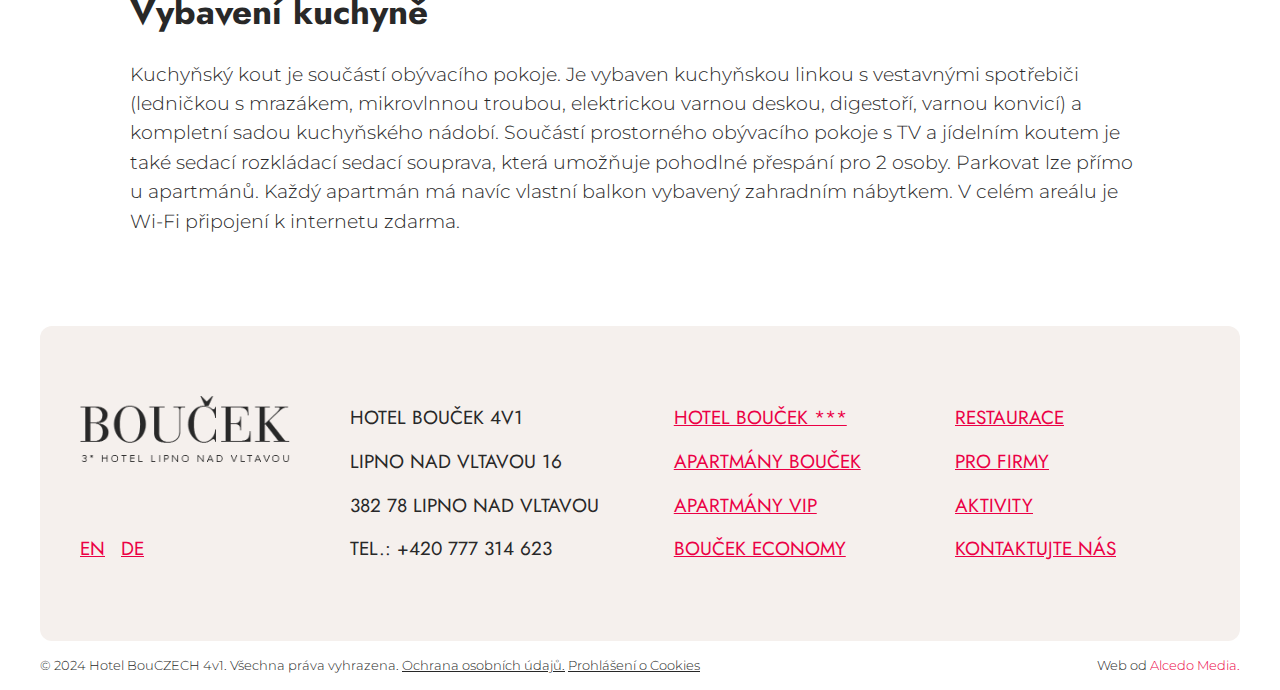
<file: type.html>
<!DOCTYPE html>
<html lang="en">
  <head>
    <meta charset="UTF-8" />
    <meta http-equiv="X-UA-Compatible" content="IE=edge" />
    <meta name="viewport" content="width=device-width, initial-scale=1.0" />
    <link rel="preconnect" href="https://fonts.googleapis.com" />
    <link rel="preconnect" href="https://fonts.gstatic.com" crossorigin />
    <link
      href="https://fonts.googleapis.com/css2?family=Jost:ital,wght@0,100..900;1,100..900&family=Montserrat:ital,wght@0,100..900;1,100..900&display=swap"
      rel="stylesheet"
    />
    <link rel="stylesheet" href="css/main.css" />
    <title>Typ Ubytovani</title>
  </head>

  <body>
    <!-- header start
    =========================================== -->
    <header class="header light" id="header">
      <div class="auto__container">
        <div class="header__inner">
          <div class="header__inner-contact">
            <a href="https://maps.app.goo.gl/5xkD9kyP2vXC6A9b7">
              <span>
                <svg>
                  <use xlink:href="#location"></use>
                </svg>
              </span>
              Lipno nad Vltavou 16
            </a>
            <a href="mailto:bouceklipno@lafa.cz">
              <span class="big">
                <svg>
                  <use xlink:href="#mail"></use>
                </svg>
              </span>
              bouceklipno@lafa.cz
            </a>
          </div>
          <a href="index.html" class="header__inner-logo">
            <img src="./images/logo.png" alt="" />
            <img class="dark" src="./images/logo-red.png" alt="" />
          </a>
          <div class="header__inner-buttons"></div>
          <div class="burger__outer" id="menuBtn">
            <b> Menu </b>
            <div class="burger">
              <span></span>
            </div>
          </div>
        </div>
      </div>
      <nav class="nav" id="menu">
        <div class="nav__inner">
          <ul class="nav__inner-links">
            <li>
              <button
                type="button"
                class="nav__inner-link dropBtn"
                data-drop="#drop-1"
              >
                <span>Hotel</span>
              </button>
              <div class="drop dropEvent" id="drop-1">
                <div class="auto__container">
                  <div class="drop__inner">
                    <div class="drop__inner-row">
                      <a href="#"> Hotelové pokoje </a>
                      <hr />
                      <a href="#"> Ceník </a>
                      <hr />
                      <a href="#"> Konferenční místnost </a>
                      <hr />
                      <a href="#"> Fotogalerie </a>
                      <hr />
                      <a href="#"> Hotelové služby </a>
                    </div>
                  </div>
                </div>
              </div>
            </li>
            <li>
              <button
                type="button"
                class="nav__inner-link dropBtn"
                data-drop="#drop-2"
              >
                <span>apartmány</span>
              </button>
              <div class="drop dropEvent" id="drop-2">
                <div class="auto__container">
                  <div class="drop__inner">
                    <div class="drop__inner-row">
                      <a href="#">Profilované taškové krytiny </a>
                      <hr />
                      <a href="#"> Hladké krytiny </a>
                      <hr />
                      <a href="#"> Střešní trapézové plechy </a>
                    </div>
                  </div>
                </div>
              </div>
            </li>
            <li>
              <button
                type="button"
                class="nav__inner-link dropBtn"
                data-drop="#drop-3"
              >
                <span>vip</span>
              </button>
              <div class="drop dropEvent" id="drop-3">
                <div class="auto__container">
                  <div class="drop__inner">
                    <div class="drop__inner-row">
                      <a href="#"> Hotelové pokoje </a>
                      <hr />
                      <a href="#"> Ceník </a>
                      <hr />
                      <a href="#"> Konferenční místnost </a>
                      <hr />
                      <a href="#"> Fotogalerie </a>
                      <hr />
                      <a href="#"> Hotelové služby </a>
                    </div>
                  </div>
                </div>
              </div>
            </li>
            <li>
              <button
                type="button"
                class="nav__inner-link dropBtn"
                data-drop="#drop-4"
              >
                <span>economy</span>
              </button>
              <div class="drop dropEvent" id="drop-4">
                <div class="auto__container">
                  <div class="drop__inner">
                    <div class="drop__inner-row">
                      <a href="#"> Hotelové pokoje </a>
                      <hr />
                      <a href="#"> Ceník </a>
                      <hr />
                      <a href="#"> Konferenční místnost </a>
                      <hr />
                      <a href="#"> Fotogalerie </a>
                      <hr />
                      <a href="#"> Hotelové služby </a>
                    </div>
                  </div>
                </div>
              </div>
            </li>
            <li>
              <button
                type="button"
                class="nav__inner-link dropBtn"
                data-drop="#drop-5"
              >
                <span>restaurace</span>
              </button>
              <div class="drop dropEvent" id="drop-5">
                <div class="auto__container">
                  <div class="drop__inner">
                    <div class="drop__inner-row">
                      <a href="#"> Hotelové pokoje </a>
                      <hr />
                      <a href="#"> Ceník </a>
                      <hr />
                      <a href="#"> Konferenční místnost </a>
                      <hr />
                      <a href="#"> Fotogalerie </a>
                      <hr />
                      <a href="#"> Hotelové služby </a>
                    </div>
                  </div>
                </div>
              </div>
            </li>
            <li>
              <a href="#" class="nav__inner-link base"> aktivity </a>
            </li>
            <li>
              <a href="contact.html" class="nav__inner-link base"> kontakt </a>
            </li>
          </ul>
          <div class="nav__inner-buttons">
            <a href="tel:+420 777 314 623" class="nav__inner-phone">
              <span>
                <svg>
                  <use xlink:href="#phone"></use>
                </svg>
              </span>
              +420 777 314 623
            </a>
            <div class="lang">
              <span>
                <img src="./images/icons/flags/czech.svg" alt="" />
              </span>
              <div class="lang__menu">
                <a href="#">
                  <span>
                    <img src="./images/icons/flags/uk.svg" alt="" />
                  </span>
                  <b class="mob"> English </b>
                  <b> EN </b>
                </a>
                <a href="#">
                  <span>
                    <img src="./images/icons/flags/germany.svg" alt="" />
                  </span>
                  <b class="mob"> deutsch </b>
                  <b> DE </b>
                </a>
              </div>
            </div>
            <a href="#" class="button primary"> rezervovat pokoj </a>
          </div>
        </div>
      </nav>
    </header>
    <!-- header end
    =========================================== -->
    <div class="overlay" id="overlay"></div>
    <main class="main">
      <!-- article start
    =========================================== -->
      <section class="article">
        <div class="auto__container">
          <div class="article__inner">
            <div class="title">
              <h6>Rodinná volba</h6>
              <h1>Apartmány Bouczech</h1>
              <p>
                Chcete strávit hezkou dovolenou s veškerým servisem? Hledáte
                vhodné místo pro konání firemního setkání či kongresu? Plánujete
                svatbu? Právě pro Vás je tu nově otevřený
                <b>HOTEL BOUCZECH ***.</b> <br />
                Kromě běžných pokojů disponuje také <b>VIP APARTMÁNY</b> a
                nechybí ani pivnice s restaurací.
                <span>
                  Chystáte-li se na rodinnou dovolenou, pak jistě oceníte plně
                  vybavené <b>APARTMÁNY BOUCZECH.</b>
                </span>
                Ideálním řešením ubytování pro sportovní soustředění, lyžařský
                kurz nebo školu v přírodě za rozumnou cenu <br />
                je <b>HOTEL BOUCZECH ECONOMY**.</b>
              </p>
            </div>
            <div class="article__inner-content">
              <div class="offerItem">
                <div class="offerItem__image">
                  <div class="offerItem__image-inner">
                    <img src="./images/offer/2.png" alt="" />
                  </div>
                </div>
                <div class="offerItem__content">
                  <h4>APARTMÁN typu 3+kk (6 osob) č.3</h4>
                  <ul>
                    <li>cena od 2990 Kč/apartmán</li>
                    <li>třípokojový apartmánový byt s balkónem</li>
                    <li>2 ložnice, obývací část s rozkládací pohovkou</li>
                    <li>vybavení kuchyně</li>
                    <li>uskladnění lyží, kol a dalšího vybavení</li>
                  </ul>
                  <div class="offerItem__buttons">
                    <a href="#" class="offerItem__link"> více detailů </a>
                    <a href="#" class="button secondary">
                      rezervovat apartmán
                      <span>
                        <img src="./images/icons/arrow-long.png" alt="" />
                      </span>
                    </a>
                  </div>
                </div>
              </div>
              <div class="offerItem">
                <div class="offerItem__image">
                  <div class="offerItem__image-inner">
                    <img src="./images/offer/3.png" alt="" />
                  </div>
                </div>
                <div class="offerItem__content">
                  <h4>APARTMÁN typu 2+kk (4 osoby) č.10</h4>
                  <ul>
                    <li>cena od 2990 Kč/apartmán</li>
                    <li>třípokojový apartmánový byt s balkónem</li>
                    <li>2 ložnice, obývací část s rozkládací pohovkou</li>
                    <li>vybavení kuchyně</li>
                    <li>uskladnění lyží, kol a dalšího vybavení</li>
                  </ul>
                  <div class="offerItem__buttons">
                    <a href="#" class="offerItem__link"> více detailů </a>
                    <a href="#" class="button secondary">
                      rezervovat apartmán
                      <span>
                        <img src="./images/icons/arrow-long.png" alt="" />
                      </span>
                    </a>
                  </div>
                </div>
              </div>
              <div class="offerItem">
                <div class="offerItem__image">
                  <div class="offerItem__image-inner">
                    <img src="./images/offer/2.png" alt="" />
                  </div>
                </div>
                <div class="offerItem__content">
                  <h4>APARTMÁN typu 3+kk (6 osob) č.3</h4>
                  <ul>
                    <li>cena od 2990 Kč/apartmán</li>
                    <li>třípokojový apartmánový byt s balkónem</li>
                    <li>2 ložnice, obývací část s rozkládací pohovkou</li>
                    <li>vybavení kuchyně</li>
                    <li>uskladnění lyží, kol a dalšího vybavení</li>
                  </ul>
                  <div class="offerItem__buttons">
                    <a href="#" class="offerItem__link"> více detailů </a>
                    <a href="#" class="button secondary">
                      rezervovat apartmán
                      <span>
                        <img src="./images/icons/arrow-long.png" alt="" />
                      </span>
                    </a>
                  </div>
                </div>
              </div>
            </div>

            <div class="article__inner-text">
              <h2>Moderně zařízené apartmány</h2>
              <p>
                Moderně zařízené apartmány jsou ideální pro rodiny s dětmi,
                které hledají nejenom široké sportovní vyžití, ale i komfort a
                pohodlí. Apartmány leží 800 metrů od nástupní stanice lanovky
                Skiareálu Lipno, 400 metrů od písčité pláže jezera Lipno a
                bruslařské dráhy a 300 metrů od centra obce Lipno nad Vltavou,
                kde najdete restaurace, obchůdky a další služby.
              </p>
              <h3>Vybavení kuchyně</h3>
              <p>
                Kuchyňský kout je součástí obývacího pokoje. Je vybaven
                kuchyňskou linkou s vestavnými spotřebiči (ledničkou s mrazákem,
                mikrovlnnou troubou, elektrickou varnou deskou, digestoří,
                varnou konvicí) a kompletní sadou kuchyňského nádobí. Součástí
                prostorného obývacího pokoje s TV a jídelním koutem je také
                sedací rozkládací sedací souprava, která umožňuje pohodlné
                přespání pro 2 osoby. Parkovat lze přímo u apartmánů. Každý
                apartmán má navíc vlastní balkon vybavený zahradním nábytkem. V
                celém areálu je Wi-Fi připojení k internetu zdarma.
              </p>
            </div>
            <div class="article__inner-gallery" id="lightgallery">
              <div class="articleItem" data-src="./images/gallery/1-big.png">
                <div class="articleItem__inner">
                  <img src="./images/gallery/1.png" alt="" />
                </div>
                <span>
                  <img src="./images/icons/search.png" alt="" />
                </span>
              </div>
              <div class="articleItem" data-src="./images/gallery/2-big.png">
                <div class="articleItem__inner">
                  <img src="./images/gallery/2.png" alt="" />
                </div>
                <span>
                  <img src="./images/icons/search.png" alt="" />
                </span>
              </div>
              <div class="articleItem" data-src="./images/gallery/3-big.png">
                <div class="articleItem__inner">
                  <img src="./images/gallery/3.png" alt="" />
                </div>
                <span>
                  <img src="./images/icons/search.png" alt="" />
                </span>
              </div>
              <div class="articleItem" data-src="./images/gallery/1-big.png">
                <div class="articleItem__inner">
                  <img src="./images/gallery/1.png" alt="" />
                </div>
                <span>
                  <img src="./images/icons/search.png" alt="" />
                </span>
              </div>
            </div>
            <div class="article__inner-text">
              <h2>Moderně zařízené apartmány</h2>
              <p>
                Moderně zařízené apartmány jsou ideální pro rodiny s dětmi,
                které hledají nejenom široké sportovní vyžití, ale i komfort a
                pohodlí. Apartmány leží 800 metrů od nástupní stanice lanovky
                Skiareálu Lipno, 400 metrů od písčité pláže jezera Lipno a
                bruslařské dráhy a 300 metrů od centra obce Lipno nad Vltavou,
                kde najdete restaurace, obchůdky a další služby.
              </p>
              <h3>Vybavení kuchyně</h3>
              <p>
                Kuchyňský kout je součástí obývacího pokoje. Je vybaven
                kuchyňskou linkou s vestavnými spotřebiči (ledničkou s mrazákem,
                mikrovlnnou troubou, elektrickou varnou deskou, digestoří,
                varnou konvicí) a kompletní sadou kuchyňského nádobí. Součástí
                prostorného obývacího pokoje s TV a jídelním koutem je také
                sedací rozkládací sedací souprava, která umožňuje pohodlné
                přespání pro 2 osoby. Parkovat lze přímo u apartmánů. Každý
                apartmán má navíc vlastní balkon vybavený zahradním nábytkem. V
                celém areálu je Wi-Fi připojení k internetu zdarma.
              </p>
            </div>
          </div>
        </div>
      </section>
      <!-- article end
    =========================================== -->
      <!-- footer start
    =========================================== -->
      <footer class="footer">
        <div class="auto__container">
          <div class="footer__inner">
            <div class="footer__inner-main">
              <a href="index.html" class="footer__inner-logo">
                <img src="./images/logo-black.png" alt="" />
              </a>
              <div class="footer__inner-langs">
                <a href="#"> en </a>
                <a href="#"> de </a>
              </div>
            </div>
            <div class="footer__inner-row">
              <div class="footer__inner-col">
                <p>
                  hotel bouček 4v1 <br />
                  Lipno nad Vltavou 16 <br />
                  382 78 Lipno nad Vltavou <br />
                  Tel.: +420 777 314 623 <br />
                </p>
              </div>
              <div class="footer__inner-col">
                <a href="#"> Hotel Bouček *** </a>
                <a href="#"> apartmány Bouček </a>
                <a href="#"> Apartmány vip </a>
                <a href="#"> Bouček economy </a>
              </div>
              <div class="footer__inner-col">
                <a href="#">restaurace</a>
                <a href="#"> pro firmy</a>
                <a href="#">aktivity </a>
                <a href="contact.html"> kontaktujte nás</a>
              </div>
            </div>
          </div>
        </div>
      </footer>
      <div class="copy">
        <div class="auto__container">
          <div class="copy__inner">
            <p>
              <b> © 2024 Hotel BouCZECH 4v1. Všechna práva vyhrazena. </b>
              <a href="#">Ochrana osobních údajů.</a>
              <a href="#">Prohlášení o Cookies</a>
            </p>
            <p>Web od <span>Alcedo Media.</span></p>
          </div>
        </div>
      </div>
      <!-- footer end
    =========================================== -->
    </main>
    <!-- Sprites
    =========================================== -->
 
    <svg style="display: none">
      <symbol id="location" viewBox="0 0 16 20">
        <path
          d="M7.30919 18.7838L7.63458 18.4042L7.62366 18.3949L7.61221 18.3861L7.30919 18.7838ZM8.25593 18.7838L8.55601 19.1839L8.56484 19.177L8.25593 18.7838ZM7.76363 0.257812C3.50944 0.257812 0.0683594 3.70232 0.0683594 7.99095H1.06836C1.06836 4.25118 4.06515 1.25781 7.76363 1.25781V0.257812ZM0.0683594 7.99095C0.0683594 10.654 1.43443 13.1579 2.94681 15.1134C4.4664 17.0782 6.18581 18.5565 7.00617 19.1816L7.61221 18.3861C6.84203 17.7993 5.19103 16.3806 3.73784 14.5016C2.27744 12.6133 1.06836 10.3267 1.06836 7.99095H0.0683594ZM6.98379 19.1635C7.44751 19.5609 8.08821 19.5346 8.55593 19.1838L7.95593 18.3838C7.81774 18.4875 7.70104 18.4612 7.63458 18.4042L6.98379 19.1635ZM8.56484 19.177C9.38039 18.5362 11.0897 17.0589 12.6 15.0985C14.103 13.1474 15.4589 10.6533 15.4589 7.99095H14.4589C14.4589 10.3274 13.2586 12.6049 11.8078 14.4882C10.3642 16.3621 8.722 17.7818 7.94702 18.3907L8.56484 19.177ZM15.4589 7.99095C15.4589 3.70232 12.0178 0.257812 7.76363 0.257812V1.25781C11.4621 1.25781 14.4589 4.25118 14.4589 7.99095H15.4589ZM7.76363 10.4827C6.3735 10.4827 5.23404 9.34321 5.23404 7.95308H4.23404C4.23404 9.89549 5.82121 11.4827 7.76363 11.4827V10.4827ZM5.23404 7.95308C5.23404 6.56295 6.3735 5.42349 7.76363 5.42349V4.42349C5.82121 4.42349 4.23404 6.01066 4.23404 7.95308H5.23404ZM7.76363 5.42349C9.15376 5.42349 10.2932 6.56295 10.2932 7.95308H11.2932C11.2932 6.01066 9.70604 4.42349 7.76363 4.42349V5.42349ZM10.2932 7.95308C10.2932 9.34321 9.15376 10.4827 7.76363 10.4827V11.4827C9.70604 11.4827 11.2932 9.89549 11.2932 7.95308H10.2932Z"
          fill="currentColor"
        />
      </symbol>
      <symbol id="mail" viewBox="0 0 32 32" fill="currentColor">
        <g>
          <rect
            fill="none"
            height="22"
            stroke="currentColor"
            stroke-linejoin="round"
            stroke-miterlimit="10"
            stroke-width="2"
            width="30"
            x="1"
            y="5"
          />
          <polyline
            fill="none"
            points="1,5 16,20 31,5     "
            stroke="currentColor"
            stroke-linejoin="round"
            stroke-miterlimit="10"
            stroke-width="2"
          />
          <line
            fill="none"
            stroke="currentColor"
            stroke-linejoin="round"
            stroke-miterlimit="10"
            stroke-width="2"
            x1="1"
            x2="12"
            y1="27"
            y2="16"
          />
          <line
            fill="none"
            stroke="currentColor"
            stroke-linejoin="round"
            stroke-miterlimit="10"
            stroke-width="2"
            x1="31"
            x2="20"
            y1="27"
            y2="16"
          />
        </g>
      </symbol>
      <symbol id="phone" viewBox="0 0 32 32" fill="currentColor">
        <g>
          <path
            d="M22,9V1h-4   c-4.418,0-8,3.582-8,8v14c0,4.418,3.582,8,8,8h4v-8h-4c-2.209,0-4-1.791-4-4v-6c0-2.209,1.791-4,4-4H22z"
            fill="none"
            stroke="currentColor"
            stroke-linejoin="round"
            stroke-miterlimit="10"
            stroke-width="2"
          />
          <line
            fill="none"
            stroke="currentColor"
            stroke-linejoin="round"
            stroke-miterlimit="10"
            stroke-width="2"
            x1="18"
            x2="18"
            y1="9"
            y2="1"
          />
          <line
            fill="none"
            stroke="currentColor"
            stroke-linejoin="round"
            stroke-miterlimit="10"
            stroke-width="2"
            x1="18"
            x2="18"
            y1="23"
            y2="31"
          />
        </g>
      </symbol>
      <symbol id="minus" viewBox="0 96 960 960" fill="currentColor">
        <path d="M200 616v-80h560v80H200Z" />
      </symbol>
      <symbol id="add" viewBox="0 96 960 960" fill="currentColor">
        <path d="M440 856V616H200v-80h240V296h80v240h240v80H520v240h-80Z" />
      </symbol>
      <symbol id="chevronBot" viewBox="0 96 960 960" fill="currentColor">
        <path d="M480 711 240 471l56-56 184 184 184-184 56 56-240 240Z" />
      </symbol>
    </svg>
    <!-- js
    =========================================== -->
    <script src="./js/jquery.js"></script>
    <script src="./js/slick.min.js"></script>
    <script src="js/lightgallery.min.js"></script>
    <script src="js/lg-thumbnail.min.js"></script>
    <script src="js/lg-zoom.min.js"></script>
    <script src="./js/main.js"></script>
    <script src="./js/dropdown.js"></script>
    <script type="text/javascript">
      lightGallery(document.getElementById("lightgallery"), {
        plugins: [lgZoom, lgThumbnail],
        licenseKey: "your_license_key",
        speed: 500,
        zoomFromOrigin: false,
        selector: ".articleItem",
        // ... other settings
      });
    </script>
  </body>
</html>
</file>
<file: css/main.css>
@charset "UTF-8";
@import "./easypick.css";
@import "./lightgallery-bundle.css";
@import "./lg-thumbnail.css";
@import "./lg-zoom.css";
html,
body {
  scroll-behavior: smooth;
}

*,
*::before,
*::after {
  margin: 0;
  padding: 0;
  border: none;
  outline: none;
  -webkit-box-sizing: border-box;
          box-sizing: border-box;
}

button {
  outline: none;
}

button:focus {
  outline: none;
}

input::-webkit-outer-spin-button,
input::-webkit-inner-spin-button {
  -webkit-appearance: none;
  margin: 0;
}

/* width */
::-webkit-scrollbar {
  width: 8px;
}

/* Track */
::-webkit-scrollbar-track {
  background: #fff;
}

/* Handle */
::-webkit-scrollbar-thumb {
  background: rgba(0, 0, 0, 0.2);
  border-radius: 10px;
}

/* Handle on hover */
::-webkit-scrollbar-thumb:hover {
  background: rgba(0, 0, 0, 0.3);
}

/*** 
====================================================================
Global Settings
====================================================================
   ***/
body {
  font-family: "Montserrat", sans-serif;
  font-size: 19px;
  color: #282828;
  line-height: 155%;
  font-weight: 300;
  background: #fff;
}
body.hidden {
  overflow: hidden;
}

a {
  text-decoration: none;
  opacity: 1;
  color: #fff;
  -webkit-transition: 0.3s ease;
  transition: 0.3s ease;
  cursor: pointer;
}
a:hover {
  opacity: 0.88;
}

.auto__container {
  position: relative;
  max-width: 1320px;
  margin: 0 auto;
  padding: 0 40px;
}

h1 {
  font-family: "Jost", sans-serif;
  font-size: 60px;
  line-height: 120%;
  font-weight: 700;
}
h1.sm {
  font-size: 56px;
}

h2 {
  font-family: "Jost", sans-serif;
  font-size: 56px;
  line-height: 120%;
  font-weight: 700;
}
h2.sm {
  font-size: 46px;
}

h3 {
  font-family: "Jost", sans-serif;
  font-size: 36px;
  line-height: 130%;
  font-weight: 700;
}
h3.big {
  font-size: 39px;
}

h4 {
  font-family: "Jost", sans-serif;
  font-size: 30px;
  line-height: 130%;
  font-weight: 700;
}

h6 {
  font-size: 15px;
  line-height: 120%;
  font-weight: 400;
  text-transform: uppercase;
  letter-spacing: 0.01em;
  color: #eb0045;
}

p.big {
  font-size: 36px;
  line-height: 150%;
}

.main {
  overflow: hidden;
  padding-top: 270px;
}
.main.sm {
  padding: 0;
}

.overlay {
  position: fixed;
  top: 217px;
  left: 0;
  width: 100%;
  height: 100%;
  z-index: 5;
  background-color: rgba(0, 0, 0, 0.5);
  opacity: 0;
  visibility: hidden;
}
.overlay.active {
  opacity: 1;
  visibility: visible;
}

.button {
  display: -webkit-inline-box;
  display: -ms-inline-flexbox;
  display: inline-flex;
  -webkit-box-pack: center;
      -ms-flex-pack: center;
          justify-content: center;
  -webkit-box-align: center;
      -ms-flex-align: center;
          align-items: center;
  font-family: "Jost", sans-serif;
  cursor: pointer;
  -webkit-transition: 0.3s ease;
  transition: 0.3s ease;
  border-radius: 30px;
  font-size: 15px;
  line-height: 100%;
  font-weight: 600;
  text-transform: uppercase;
  letter-spacing: 0.05em;
  padding: 22px 40px;
}
.button.big {
  font-size: 18px;
  border-radius: 12px;
  padding: 26px 40px;
}
.button.primary {
  background-color: #eb0045;
  color: #fff;
}
.button.primary:hover {
  background-color: #111823;
}
.button.secondary {
  background-color: #fff;
  border: 1px solid #dfdfdf;
  color: #eb0045;
}
.button.secondary:hover {
  border-color: #eb0045;
}
.button span {
  width: 18px;
  height: 14px;
  display: -webkit-box;
  display: -ms-flexbox;
  display: flex;
  -webkit-box-pack: center;
      -ms-flex-pack: center;
          justify-content: center;
  -webkit-box-align: center;
      -ms-flex-align: center;
          align-items: center;
  margin-left: 12px;
}
.button span img {
  width: 100%;
}

.lang {
  cursor: pointer;
  -webkit-transition: 0.3s ease;
  transition: 0.3s ease;
  position: relative;
  display: -webkit-box;
  display: -ms-flexbox;
  display: flex;
  -webkit-box-align: center;
      -ms-flex-align: center;
          align-items: center;
  -webkit-box-pack: center;
      -ms-flex-pack: center;
          justify-content: center;
  -webkit-transition: 0.2s ease;
  transition: 0.2s ease;
  padding-right: 22px;
  margin: 0 32px;
}
.lang::before {
  position: absolute;
  content: "";
  width: 7px;
  height: 7px;
  border-top: 1.5px solid #fff;
  border-right: 1.5px solid #fff;
  background-color: transparent;
  top: 50%;
  right: 0;
  -webkit-transform: translateY(-70%) rotate(135deg);
          transform: translateY(-70%) rotate(135deg);
  -webkit-transition: 0.3s ease;
  transition: 0.3s ease;
}
.lang__menu {
  position: absolute;
  top: calc(100% + 5px);
  left: 50%;
  min-width: 100%;
  opacity: 0;
  max-height: 0;
  -webkit-transition: 0.4s ease;
  transition: 0.4s ease;
  overflow: hidden;
  background-color: #fdf6f8;
  padding: 0 10px;
  border-radius: 3px;
  z-index: 999;
  display: -webkit-box;
  display: -ms-flexbox;
  display: flex;
  -webkit-box-orient: vertical;
  -webkit-box-direction: normal;
      -ms-flex-direction: column;
          flex-direction: column;
  -webkit-transform: translateX(-50%);
          transform: translateX(-50%);
  -webkit-box-shadow: 0 3px 6px rgba(0, 0, 0, 0.1);
          box-shadow: 0 3px 6px rgba(0, 0, 0, 0.1);
}
.lang__menu a {
  margin-bottom: 10px;
  color: #111823;
  display: -webkit-box;
  display: -ms-flexbox;
  display: flex;
  -webkit-box-align: center;
      -ms-flex-align: center;
          align-items: center;
  font-size: 12px;
  font-weight: 500;
  line-height: 100%;
  font-family: "Jost", sans-serif;
  text-transform: uppercase;
}
.lang__menu a:last-child {
  margin: 0;
}
.lang__menu a span {
  width: 26px;
  height: 26px;
  display: -webkit-box;
  display: -ms-flexbox;
  display: flex;
  -webkit-box-pack: center;
      -ms-flex-pack: center;
          justify-content: center;
  -webkit-box-align: center;
      -ms-flex-align: center;
          align-items: center;
  margin-right: 8px;
}
.lang__menu a span img {
  width: 100%;
  height: 100%;
  object-fit: cover;
  -o-object-fit: cover;
}
.lang__menu a b {
  font-weight: 500;
}
.lang__menu a b.mob {
  display: none;
}
.lang:hover .lang__menu {
  opacity: 1;
  max-height: 180px;
  padding: 8px 10px;
}
.lang:hover span::before {
  -webkit-transform: translateY(-30%) rotate(-45deg);
          transform: translateY(-30%) rotate(-45deg);
}
.lang > span {
  width: 32px;
  height: 32px;
  display: -webkit-box;
  display: -ms-flexbox;
  display: flex;
  -webkit-box-pack: center;
      -ms-flex-pack: center;
          justify-content: center;
  -webkit-box-align: center;
      -ms-flex-align: center;
          align-items: center;
  border: 1.5px solid #a6a3a7;
  position: relative;
  border-radius: 50%;
}
.lang > span img {
  width: 100%;
  height: 100%;
  object-fit: cover;
  -o-object-fit: cover;
}

.title {
  text-align: center;
  max-width: 1060px;
  margin: 0 auto 65px;
}
.title__buttons {
  display: -webkit-box;
  display: -ms-flexbox;
  display: flex;
  -webkit-box-pack: center;
      -ms-flex-pack: center;
          justify-content: center;
}
.title__buttons .button {
  margin-right: 24px;
}
.title__buttons .button:last-child {
  margin: 0;
}
.title__buttons .button.secondary {
  border-color: #eb0045;
}
.title__buttons .button.secondary:hover {
  border-color: #111823;
  color: #111823;
}
.title p {
  margin-bottom: 35px;
}
.title p:last-child {
  margin: 0;
}
.title p b {
  color: #eb0045;
  font-weight: 700;
}
.title p span {
  display: block;
  margin: 10px 0;
}
.title h1,
.title h2 {
  margin-bottom: 30px;
  color: #161616;
}
.title h1:last-child,
.title h2:last-child {
  margin: 0;
}
.title h6 {
  margin-bottom: 12px;
}

.video {
  width: 100%;
  padding-bottom: 47%;
  position: relative;
  border-radius: 12px;
  overflow: hidden;
  display: -webkit-box;
  display: -ms-flexbox;
  display: flex;
  -webkit-box-pack: center;
      -ms-flex-pack: center;
          justify-content: center;
  -webkit-box-align: center;
      -ms-flex-align: center;
          align-items: center;
}
.video__wrapper {
  width: 100%;
}
.video::after {
  content: "";
  position: absolute;
  top: 0;
  left: 0;
  width: 100%;
  height: 100%;
  background: #00000065;
}
.video.active {
  opacity: 1;
}
.video.active::after {
  display: none;
}
.video video {
  position: absolute;
  top: 0;
  left: 0;
  width: 100%;
  height: 100%;
  object-fit: cover;
  -o-object-fit: cover;
}
.video video:hover ~ .video__play.active {
  opacity: 1;
}
.video__play {
  position: absolute;
  top: 50%;
  left: 50%;
  display: -webkit-box;
  display: -ms-flexbox;
  display: flex;
  -webkit-box-orient: vertical;
  -webkit-box-direction: normal;
      -ms-flex-direction: column;
          flex-direction: column;
  -webkit-box-align: center;
      -ms-flex-align: center;
          align-items: center;
  -webkit-transform: translate(-50%, -45%);
          transform: translate(-50%, -45%);
  z-index: 3;
  cursor: pointer;
}
.video__play.active {
  opacity: 0;
}
.video__play.active span img {
  display: none;
}
.video__play.active span::after {
  display: block;
}
.video__play.active span::before {
  display: block;
}
.video__play.active:hover {
  opacity: 1;
}
.video__play span {
  width: 80px;
  height: 80px;
  background-color: #eb0045;
  border-radius: 50%;
  display: -webkit-box;
  display: -ms-flexbox;
  display: flex;
  -webkit-box-pack: center;
      -ms-flex-pack: center;
          justify-content: center;
  -webkit-box-align: center;
      -ms-flex-align: center;
          align-items: center;
  position: relative;
  margin-bottom: 15px;
}
.video__play span::after {
  display: none;
  content: "";
  position: absolute;
  top: 50%;
  left: 35%;
  width: 7%;
  height: 40%;
  background-color: #fff;
  -webkit-transform: translateY(-50%);
          transform: translateY(-50%);
  border-radius: 3px;
}
.video__play span::before {
  content: "";
  display: none;
  position: absolute;
  top: 50%;
  right: 35%;
  width: 7%;
  height: 40%;
  background-color: #fff;
  -webkit-transform: translateY(-50%);
          transform: translateY(-50%);
  border-radius: 3px;
}
.video__play span img {
  width: 26%;
  margin-left: 4%;
}
.video__play b {
  font-family: "Jost", sans-serif;
  font-size: 15px;
  line-height: 100%;
  font-weight: 600;
  color: #fff;
  text-transform: uppercase;
  letter-spacing: 0.05em;
  position: relative;
}
.video__play b::before {
  position: absolute;
  bottom: -2px;
  left: 0;
  width: 100%;
  height: 2px;
  content: "";
  background-color: #fff;
}

.header {
  position: absolute;
  top: 0;
  left: 0;
  width: 100%;
  z-index: 10;
}
.header .auto__container {
  max-width: 1890px;
  position: static;
}
.header.sticky {
  position: fixed;
  top: 0;
  left: 0;
  width: 100%;
  -webkit-animation-name: sticky;
          animation-name: sticky;
  -webkit-animation-duration: 0.4s;
          animation-duration: 0.4s;
  background-color: #fff;
}
.header.sticky .header {
  color: #282828;
}
.header.sticky .header__inner-logo img {
  opacity: 0;
}
.header.sticky .header__inner-logo img.dark {
  opacity: 1;
}
.header.sticky .header__inner-contact a {
  color: #282828;
}
.header.sticky .header__inner-contact a svg {
  color: #eb0045;
}
.header.sticky .nav {
  background-color: #fff;
  border-color: rgba(40, 40, 40, 0.1);
}
.header.sticky .nav__inner-link {
  color: #282828;
}
.header.sticky .nav__inner-link::before {
  border-color: #eb0045;
}
.header.sticky .nav__inner-link span::after {
  background-color: #eb0045;
}
.header.sticky .nav__inner-phone {
  color: #282828;
}
.header.sticky .nav__inner-phone svg {
  color: #eb0045;
}
.header.sticky .drop {
  background-color: #eb0045;
}
.header.sticky .drop a {
  color: #fff;
}
.header.sticky .drop hr {
  background-color: #fff;
}
.header.sticky .lang::before {
  border-color: #eb0045;
}
.header.sticky .button {
  background-color: #eb0045;
  border-color: transparent;
}
.header.sticky .button:hover {
  background-color: #111823;
}
.header.light {
  background-color: #fff;
}
.header.light .header {
  color: #282828;
}
.header.light .header__inner-logo img {
  opacity: 0;
}
.header.light .header__inner-logo img.dark {
  opacity: 1;
}
.header.light .header__inner-contact a {
  color: #282828;
}
.header.light .header__inner-contact a svg {
  color: #eb0045;
}
.header.light .nav {
  background-color: #fff;
  border-color: rgba(40, 40, 40, 0.1);
}
.header.light .nav__inner-link {
  color: #282828;
}
.header.light .nav__inner-link::before {
  border-color: #eb0045;
}
.header.light .nav__inner-link span::after {
  background-color: #eb0045;
}
.header.light .nav__inner-phone {
  color: #282828;
}
.header.light .nav__inner-phone svg {
  color: #eb0045;
}
.header.light .drop {
  background-color: #eb0045;
}
.header.light .drop a {
  color: #fff;
}
.header.light .drop hr {
  background-color: #fff;
}
.header.light .lang::before {
  border-color: #eb0045;
}
.header.light .button {
  background-color: #eb0045;
  border-color: transparent;
}
.header.light .button:hover {
  background-color: #111823;
}
.header__inner {
  padding: 44px 0;
  display: -webkit-box;
  display: -ms-flexbox;
  display: flex;
  -webkit-box-pack: justify;
      -ms-flex-pack: justify;
          justify-content: space-between;
  -webkit-box-align: center;
      -ms-flex-align: center;
          align-items: center;
  position: relative;
}
.header__inner-contact {
  display: -webkit-box;
  display: -ms-flexbox;
  display: flex;
  -webkit-box-align: center;
      -ms-flex-align: center;
          align-items: center;
  min-height: 61px;
}
.header__inner-contact a {
  font-size: 15px;
  line-height: 100%;
  font-family: "Jost", sans-serif;
  font-weight: 400;
  letter-spacing: 0.05em;
  display: -webkit-box;
  display: -ms-flexbox;
  display: flex;
  -webkit-box-align: center;
      -ms-flex-align: center;
          align-items: center;
  margin-right: 40px;
  text-transform: uppercase;
}
.header__inner-contact a:last-child {
  margin: 0;
}
.header__inner-contact a:hover {
  opacity: 1;
  color: #eb0045;
}
.header__inner-contact a span {
  width: 20px;
  height: 25px;
  display: -webkit-box;
  display: -ms-flexbox;
  display: flex;
  -webkit-box-pack: center;
      -ms-flex-pack: center;
          justify-content: center;
  -webkit-box-align: center;
      -ms-flex-align: center;
          align-items: center;
  margin-right: 12px;
}
.header__inner-contact a span.big {
  width: 25px;
  height: 20px;
}
.header__inner-contact a span svg {
  width: 100%;
  height: 100%;
}
.header__inner-logo {
  position: absolute;
  top: 50%;
  left: 50%;
  display: -webkit-box;
  display: -ms-flexbox;
  display: flex;
  -webkit-box-pack: center;
      -ms-flex-pack: center;
          justify-content: center;
  -webkit-box-align: center;
      -ms-flex-align: center;
          align-items: center;
  width: 246px;
  -webkit-transform: translate(-50%, -55%);
          transform: translate(-50%, -55%);
}
.header__inner-logo img {
  width: 100%;
  -webkit-transition: 0.3s ease;
  transition: 0.3s ease;
}
.header__inner-logo img.dark {
  position: absolute;
  top: 0;
  left: 0;
  width: 100%;
  opacity: 0;
}

@-webkit-keyframes sticky {
  0% {
    top: -60px;
    opacity: 0;
  }
  100% {
    top: 0;
    opacity: 1;
  }
}

@keyframes sticky {
  0% {
    top: -60px;
    opacity: 0;
  }
  100% {
    top: 0;
    opacity: 1;
  }
}
.nav {
  width: 100%;
  border-top: 1px solid rgba(255, 255, 255, 0.1);
  border-bottom: 1px solid rgba(255, 255, 255, 0.1);
  -webkit-transition: 0.3s ease;
  transition: 0.3s ease;
}
.nav__inner {
  display: -webkit-box;
  display: -ms-flexbox;
  display: flex;
  -webkit-box-pack: center;
      -ms-flex-pack: center;
          justify-content: center;
  -webkit-box-align: center;
      -ms-flex-align: center;
          align-items: center;
}
.nav__inner-links {
  display: -webkit-box;
  display: -ms-flexbox;
  display: flex;
  -webkit-box-align: center;
      -ms-flex-align: center;
          align-items: center;
}
.nav__inner-links li {
  display: -webkit-box;
  display: -ms-flexbox;
  display: flex;
  -webkit-box-pack: center;
      -ms-flex-pack: center;
          justify-content: center;
  -webkit-box-align: center;
      -ms-flex-align: center;
          align-items: center;
  margin-right: 25px;
  list-style: none;
}
.nav__inner-links li:last-child {
  margin: 0;
}
.nav__inner-link {
  font-family: "Jost", sans-serif;
  font-size: 16px;
  line-height: 100%;
  font-weight: 500;
  padding-right: 18px;
  position: relative;
  text-transform: uppercase;
  background-color: transparent;
  color: #fff;
  cursor: pointer;
  padding: 26px 18px 26px 0;
}
.nav__inner-link:hover {
  opacity: 1;
}
.nav__inner-link.base {
  padding-right: 0;
}
.nav__inner-link.base::before {
  display: none;
}
.nav__inner-link.active::before {
  -webkit-transform: translateY(-40%) rotate(-45deg);
          transform: translateY(-40%) rotate(-45deg);
}
.nav__inner-link.active span::after {
  opacity: 1;
}
.nav__inner-link::before {
  position: absolute;
  top: 50%;
  right: 0;
  width: 8px;
  height: 8px;
  border-top: 1px solid #fff;
  border-right: 1px solid #fff;
  -webkit-transform: translateY(-80%) rotate(135deg);
          transform: translateY(-80%) rotate(135deg);
  content: "";
  -webkit-transition: 0.3s ease;
  transition: 0.3s ease;
}
.nav__inner-link span {
  position: relative;
}
.nav__inner-link span::after {
  position: absolute;
  bottom: -26px;
  left: 50%;
  width: 22px;
  height: 12px;
  background-color: #fff;
  content: "";
  -webkit-transform: translate(-50%, 0);
          transform: translate(-50%, 0);
  opacity: 0;
  -webkit-clip-path: polygon(50% 0%, 0% 100%, 100% 100%);
          clip-path: polygon(50% 0%, 0% 100%, 100% 100%);
  -webkit-transition: 0.3s ease;
  transition: 0.3s ease;
  -webkit-box-shadow: 0 3px 6px rgba(0, 0, 0, 0.4);
          box-shadow: 0 3px 6px rgba(0, 0, 0, 0.4);
}
.nav__inner-phone {
  font-size: 15px;
  line-height: 100%;
  font-family: "Jost", sans-serif;
  font-weight: 500;
  letter-spacing: 0.05em;
  display: -webkit-box;
  display: -ms-flexbox;
  display: flex;
  -webkit-box-align: center;
      -ms-flex-align: center;
          align-items: center;
}
.nav__inner-phone:last-child {
  margin: 0;
}
.nav__inner-phone:hover {
  opacity: 1;
  color: #eb0045;
}
.nav__inner-phone span {
  width: 22px;
  height: 25px;
  display: -webkit-box;
  display: -ms-flexbox;
  display: flex;
  -webkit-box-pack: center;
      -ms-flex-pack: center;
          justify-content: center;
  -webkit-box-align: center;
      -ms-flex-align: center;
          align-items: center;
  margin-right: 12px;
}
.nav__inner-phone span svg {
  width: 100%;
  height: 100%;
}
.nav__inner-buttons {
  position: absolute;
  top: 44px;
  right: 40px;
  display: -webkit-box;
  display: -ms-flexbox;
  display: flex;
  -webkit-box-align: center;
      -ms-flex-align: center;
          align-items: center;
}
.nav__inner .button {
  background-color: rgba(235, 0, 69, 0.2);
  border: 1px solid #c3a1a2;
}
.nav__inner .button:hover {
  background-color: rgba(17, 24, 35, 0.2);
}

.drop {
  position: fixed;
  z-index: 6;
  top: 217px;
  left: 0;
  width: 100%;
  max-height: 0;
  opacity: 0;
  -webkit-transition: 0.4s ease;
  transition: 0.4s ease;
  visibility: hidden;
  background-color: #fff;
}
.drop.active {
  opacity: 1;
  max-height: 300px;
  visibility: visible;
}
.drop__inner {
  padding: 50px 0;
}
.drop__inner-row {
  display: -webkit-box;
  display: -ms-flexbox;
  display: flex;
  -webkit-box-pack: center;
      -ms-flex-pack: center;
          justify-content: center;
  -webkit-box-align: center;
      -ms-flex-align: center;
          align-items: center;
}
.drop__inner a {
  font-family: "Jost", sans-serif;
  font-weight: 500;
  font-size: 16px;
  line-height: 100%;
  color: #111823;
  text-transform: uppercase;
  text-decoration: underline;
}
.drop__inner a:hover {
  color: #eb0045;
}
.drop__inner hr {
  width: 2px;
  height: 18px;
  margin: 0 20px;
  background-color: #bdbdbd;
  -webkit-transition: 0.3s ease;
  transition: 0.3s ease;
}

.burger__outer {
  display: none;
}

.footer {
  width: calc(100% - 80px);
  max-width: 1620px;
  margin: 0 auto;
  background-color: #f5f0ed;
  border-radius: 12px;
  padding: 90px 0;
}
.footer__inner {
  display: -webkit-box;
  display: -ms-flexbox;
  display: flex;
  -webkit-box-pack: justify;
      -ms-flex-pack: justify;
          justify-content: space-between;
}
.footer__inner-main {
  display: -webkit-box;
  display: -ms-flexbox;
  display: flex;
  -webkit-box-orient: vertical;
  -webkit-box-direction: normal;
      -ms-flex-direction: column;
          flex-direction: column;
  -webkit-box-pack: justify;
      -ms-flex-pack: justify;
          justify-content: space-between;
}
.footer__inner-logo {
  width: 240px;
  display: -webkit-box;
  display: -ms-flexbox;
  display: flex;
  -webkit-box-pack: center;
      -ms-flex-pack: center;
          justify-content: center;
  -webkit-box-align: center;
      -ms-flex-align: center;
          align-items: center;
}
.footer__inner-logo img {
  width: 100%;
}
.footer__inner-langs {
  display: -webkit-box;
  display: -ms-flexbox;
  display: flex;
  -webkit-box-align: center;
      -ms-flex-align: center;
          align-items: center;
}
.footer__inner-langs a {
  line-height: 230%;
  text-transform: uppercase;
  font-weight: 400;
  font-family: "Jost", sans-serif;
  text-decoration: underline;
  color: #eb0045;
  margin-right: 16px;
}
.footer__inner-langs a:hover {
  color: #111823;
  opacity: 1;
}
.footer__inner-langs a:last-child {
  margin: 0;
}
.footer__inner-row {
  width: calc(100% - 270px);
  max-width: 940px;
  display: -webkit-box;
  display: -ms-flexbox;
  display: flex;
  -webkit-box-pack: justify;
      -ms-flex-pack: justify;
          justify-content: space-between;
}
.footer__inner-col {
  width: calc(32% - 10px);
  display: -webkit-box;
  display: -ms-flexbox;
  display: flex;
  -webkit-box-orient: vertical;
  -webkit-box-direction: normal;
      -ms-flex-direction: column;
          flex-direction: column;
}
.footer__inner-col:first-child {
  width: calc(37% - 10px);
}
.footer__inner-col:last-child {
  width: calc(30% - 10px);
}
.footer__inner-col p,
.footer__inner-col a {
  line-height: 230%;
  text-transform: uppercase;
  font-weight: 400;
  font-family: "Jost", sans-serif;
}
.footer__inner-col a {
  text-decoration: underline;
  color: #eb0045;
}
.footer__inner-col a:hover {
  opacity: 1;
  color: #111823;
}

.copy {
  padding: 18px 0;
}
.copy__inner {
  display: -webkit-box;
  display: -ms-flexbox;
  display: flex;
  -webkit-box-pack: justify;
      -ms-flex-pack: justify;
          justify-content: space-between;
  -webkit-box-align: center;
      -ms-flex-align: center;
          align-items: center;
}
.copy__inner p {
  font-size: 16px;
  line-height: 100%;
}
.copy__inner p a {
  text-decoration: underline;
  color: #282828;
}
.copy__inner p a:hover {
  color: #eb0045;
  opacity: 1;
}
.copy__inner p span {
  color: #eb0045;
}
.copy__inner p b {
  font-weight: 300;
}

.news {
  padding: 50px 0;
}
.news.big {
  padding-bottom: 100px;
}
.news__inner-content {
  display: -webkit-box;
  display: -ms-flexbox;
  display: flex;
  -webkit-box-orient: vertical;
  -webkit-box-direction: normal;
      -ms-flex-direction: column;
          flex-direction: column;
}
.newsItem {
  display: -webkit-box;
  display: -ms-flexbox;
  display: flex;
  -webkit-box-pack: justify;
      -ms-flex-pack: justify;
          justify-content: space-between;
  -webkit-box-align: center;
      -ms-flex-align: center;
          align-items: center;
  margin-bottom: 40px;
}
.newsItem:last-child {
  margin-bottom: 0;
}
.newsItem__image {
  width: 390px;
  display: -webkit-box;
  display: -ms-flexbox;
  display: flex;
  border-radius: 12px;
  overflow: hidden;
}
.newsItem__image-inner {
  width: 100%;
  padding-bottom: 66.6%;
  position: relative;
}
.newsItem__image img {
  position: absolute;
  top: 0;
  left: 0;
  width: 100%;
  height: 100%;
  object-fit: cover;
  -o-object-fit: cover;
}
.newsItem__content {
  width: calc(100% - 410px);
  max-width: 810px;
}
.newsItem h6 {
  margin-bottom: 6px;
  font-size: 14px;
}
.newsItem h3 {
  margin-bottom: 18px;
}
.newsItem p b {
  font-weight: 500;
}

.contact {
  padding: 50px 0 100px;
}
.contact .auto__container {
  max-width: 1480px;
}
.contact__inner {
  position: relative;
  padding: 90px 170px;
  display: -webkit-box;
  display: -ms-flexbox;
  display: flex;
  -webkit-box-pack: end;
      -ms-flex-pack: end;
          justify-content: flex-end;
}
.contact__inner.sm {
  display: block;
  padding: 0;
}
.contact__inner-map {
  width: 100%;
  padding-bottom: 40%;
  position: relative;
  border-radius: 12px;
  overflow: hidden;
  margin-bottom: 60px;
  min-height: 250px;
}
.contact__inner-map.bg {
  position: absolute;
  top: 0;
  left: 0;
  width: 100%;
  height: 100%;
  pointer-events: none;
  margin: 0;
  min-height: unset;
}
.contact__inner-map.bg iframe {
  display: none;
}
.contact__inner-map img,
.contact__inner-map iframe {
  position: absolute;
  top: 0;
  left: 0;
  width: 100%;
  height: 100%;
  object-fit: cover;
  -o-object-fit: cover;
}
.contact__inner-map iframe {
  z-index: 2;
}
.contact__inner-content {
  width: 100%;
  max-width: 520px;
  position: relative;
  z-index: 2;
  background-color: #fff;
  padding: 44px 44px 50px 44px;
  border-radius: 12px;
  -webkit-box-shadow: 0 5px 12px rgba(0, 0, 0, 0.1);
          box-shadow: 0 5px 12px rgba(0, 0, 0, 0.1);
}
.contact__inner-content p,
.contact__inner-content h2 {
  margin-bottom: 30px;
}
.contact__inner-content p {
  text-transform: uppercase;
  font-family: "Jost", sans-serif;
}
.contact__inner-content p b {
  font-weight: 400;
}
.contact__inner-buttons {
  display: -webkit-box;
  display: -ms-flexbox;
  display: flex;
  -webkit-box-pack: justify;
      -ms-flex-pack: justify;
          justify-content: space-between;
}
.contactForm {
  max-width: 1030px;
  margin: 0 auto;
}
.contactForm__row {
  display: -webkit-box;
  display: -ms-flexbox;
  display: flex;
  -ms-flex-wrap: wrap;
      flex-wrap: wrap;
  -webkit-box-pack: justify;
      -ms-flex-pack: justify;
          justify-content: space-between;
  margin: 0 -10px;
}
.contactForm__input {
  display: -webkit-box;
  display: -ms-flexbox;
  display: flex;
  -webkit-box-orient: vertical;
  -webkit-box-direction: normal;
      -ms-flex-direction: column;
          flex-direction: column;
  position: relative;
  margin: 10px;
  width: calc(50% - 20px);
}
.contactForm__input.select::before {
  position: absolute;
  top: 50%;
  right: 24px;
  width: 10px;
  height: 10px;
  border-top: 2px solid #eb0045;
  border-right: 2px solid #eb0045;
  -webkit-transform: translateY(-70%) rotate(135deg);
          transform: translateY(-70%) rotate(135deg);
  content: "";
}
.contactForm__input.big {
  width: 100%;
  margin-bottom: 20px;
}
.contactForm__input-icon {
  position: absolute;
  top: 50%;
  right: 28px;
  width: 18px;
  height: 20px;
  display: -webkit-box;
  display: -ms-flexbox;
  display: flex;
  -webkit-box-pack: center;
      -ms-flex-pack: center;
          justify-content: center;
  -webkit-box-align: center;
      -ms-flex-align: center;
          align-items: center;
  -webkit-transform: translateY(-50%);
          transform: translateY(-50%);
}
.contactForm__input-icon img {
  width: 100%;
}
.contactForm__input label {
  pointer-events: none;
  position: absolute;
  top: 50%;
  transform: translateY(-50%);
  -moz-ransform: translateY(-50%);
  -o-transform: translateY(-50%);
  -ms-transform: translateY(-50%);
  -webkit-transform: translateY(-50%);
  left: 30px;
  display: block;
  font-size: 19px;
  line-height: 100%;
  font-family: "Montserrat", sans-serif;
  font-weight: 400;
  color: #282828;
  margin-bottom: 4px;
  -webkit-transition: all 0.2s ease-in-out 0s;
  transition: all 0.2s ease-in-out 0s;
  -moz-transition: all 0.2s ease-in-out 0s;
}
.contactForm__input label.top {
  top: 12px;
  font-size: 15px;
  transform: translate(0, 0);
  -moz-ransform: translate(0, 0);
  -o-transform: translate(0, 0);
  -ms-transform: translate(0, 0);
  -webkit-transform: translate(0, 0);
}
.contactForm__input input, .contactForm__input select {
  padding: 32px 28px 15px 28px;
  -webkit-box-sizing: border-box;
          box-sizing: border-box;
  height: 100%;
  width: 100%;
  font-size: 19px;
  line-height: 100%;
  color: #111823;
  font-family: "Montserrat", sans-serif;
  font-weight: 500;
  background-color: #fff;
  border-radius: 12px;
  border: 1px solid #d9d9d9;
}
.contactForm__input input:focus + label, .contactForm__input select:focus + label {
  top: 12px;
  font-size: 15px;
  transform: translate(0, 0);
  -moz-ransform: translate(0, 0);
  -o-transform: translate(0, 0);
  -ms-transform: translate(0, 0);
  -webkit-transform: translate(0, 0);
}
.contactForm__input select {
  -webkit-appearance: none;
  padding: 34px 28px 17px 28px;
}
.contactForm__text {
  width: 100%;
  display: -webkit-box;
  display: -ms-flexbox;
  display: flex;
  -webkit-box-orient: vertical;
  -webkit-box-direction: normal;
      -ms-flex-direction: column;
          flex-direction: column;
  position: relative;
  margin: 10px 10px 20px 10px;
}
.contactForm__text textarea {
  resize: none;
  width: 100%;
  border: 1px solid #d9d9d9;
  padding: 22px 28px;
  -webkit-box-sizing: border-box;
          box-sizing: border-box;
  font-size: 19px;
  line-height: 100%;
  font-family: "Montserrat", sans-serif;
  font-weight: 400;
  color: #111823;
  text-align: left;
  border-radius: 12px;
  background-color: #fff;
}
.contactForm__checkboxes {
  margin-bottom: 50px;
}
.contactForm__checkboxes .checkbox {
  margin-bottom: 20px;
}
.contactForm__checkboxes .checkbox:last-child {
  margin-bottom: 0;
}
.contactForm .button {
  width: 100%;
}
.contactForm .button:hover {
  background-color: #eb0045;
}
.contactForm .button span {
  width: 20px;
  height: 20px;
  margin-left: 10px;
}
.contactForm .easepick-wrapper {
  top: 100% !important;
}

.article {
  padding: 50px 0 90px;
}
.article__inner-text {
  max-width: 1020px;
  margin: 0 auto 60px;
}
.article__inner-text:last-child {
  margin-bottom: 0;
}
.article__inner-text h2,
.article__inner-text h3,
.article__inner-text h4,
.article__inner-text p {
  margin-bottom: 24px;
  text-shadow: unset;
}
.article__inner-text h2:last-child,
.article__inner-text h3:last-child,
.article__inner-text h4:last-child,
.article__inner-text p:last-child {
  margin: 0;
}
.article__inner-text h2 {
  font-size: 46px;
}
.article__inner-text h3 {
  font-size: 39px;
}
.article__inner-gallery {
  margin: 0 -10px 50px;
}
.article__inner-gallery:last-child {
  margin-bottom: 0;
}
.article__inner-content {
  margin-bottom: 80px;
}
.article__inner .slick-track {
  display: -webkit-box !important;
  display: -ms-flexbox !important;
  display: flex !important;
}
.article__inner .slick-slide {
  height: unset !important;
  margin: 0 10px;
}
.article__inner .slick-arrow {
  width: 60px;
  height: 60px;
  position: absolute;
  border-radius: 50%;
  background-color: #eb0045;
  -webkit-transition: 0.3s ease;
  transition: 0.3s ease;
  z-index: 3;
}
.article__inner .slick-arrow:hover {
  background-color: #111823;
}
.article__inner .slick-arrow:focus {
  background-color: #111823;
}
.article__inner .slick-arrow::before {
  position: absolute;
  top: 50%;
  left: 50%;
  width: 30%;
  height: 30%;
  -webkit-transform: translate(-50%, -50%);
          transform: translate(-50%, -50%);
  background: url("../images/icons/arrow-right-white.png");
  background-repeat: no-repeat;
  background-size: contain;
  content: "";
}
.article__inner .slick-prev {
  left: -20px;
}
.article__inner .slick-prev::before {
  -webkit-transform: translate(-50%, -50%) scaleX(-1);
          transform: translate(-50%, -50%) scaleX(-1);
}
.article__inner .slick-next {
  right: -20px;
}
.article__inner .offerItem {
  margin-bottom: 60px;
}
.article__inner .offerItem:last-child {
  margin: 0;
}
.article__inner h1 {
  font-size: 56px;
}
.articleImage {
  width: 100%;
  padding-bottom: 65%;
  position: relative;
  border-radius: 12px;
  overflow: hidden;
  margin-bottom: 60px;
}
.articleImage:last-child {
  margin: 0;
}
.articleImage.sm {
  margin-bottom: 22px;
}
.articleImage img {
  position: absolute;
  top: 0;
  left: 0;
  width: 100%;
  height: 100%;
  object-fit: cover;
  -o-object-fit: cover;
}
.articleItem {
  position: relative;
  cursor: pointer;
  border-radius: 12px;
  overflow: hidden;
}
.articleItem:hover::before {
  opacity: 0.5;
}
.articleItem:hover span {
  opacity: 1;
}
.articleItem::before {
  position: absolute;
  top: 0;
  left: 0;
  width: 100%;
  height: 100%;
  content: "";
  background-color: #eb0045;
  opacity: 0;
  -webkit-transition: 0.3s ease;
  transition: 0.3s ease;
  z-index: 1;
}
.articleItem__inner {
  width: 100%;
  position: relative;
  padding-bottom: 67%;
}
.articleItem__inner img {
  position: absolute;
  top: 0;
  left: 0;
  width: 100%;
  height: 100%;
  object-fit: cover;
  -o-object-fit: cover;
}
.articleItem span {
  position: absolute;
  top: 50%;
  left: 50%;
  width: 60px;
  height: 60px;
  display: -webkit-box;
  display: -ms-flexbox;
  display: flex;
  -webkit-box-pack: center;
      -ms-flex-pack: center;
          justify-content: center;
  -webkit-box-align: center;
      -ms-flex-align: center;
          align-items: center;
  background-color: #fff;
  border-radius: 50%;
  -webkit-transform: translate(-50%, -50%);
          transform: translate(-50%, -50%);
  opacity: 0;
  -webkit-transition: 0.3s ease;
  transition: 0.3s ease;
  z-index: 2;
}
.articleItem span img {
  width: 40%;
}

.hero {
  position: relative;
}
.hero__bg {
  position: absolute;
  z-index: 1;
  top: 0;
  left: 0;
  width: 100%;
  height: 100%;
  pointer-events: none;
}
.hero__bg video,
.hero__bg img {
  width: 100%;
  height: 100%;
  object-fit: cover;
  -o-object-fit: cover;
}
.hero__bg img.mob {
  display: none;
}
.hero__inner {
  min-height: 100vh;
  padding: 250px 0;
  display: -webkit-box;
  display: -ms-flexbox;
  display: flex;
  -webkit-box-orient: vertical;
  -webkit-box-direction: normal;
      -ms-flex-direction: column;
          flex-direction: column;
  -webkit-box-pack: center;
      -ms-flex-pack: center;
          justify-content: center;
  color: #fff;
  position: relative;
  z-index: 4;
}
.hero__inner-title {
  margin-bottom: 32px;
  text-align: center;
}
.hero__inner-title p {
  text-shadow: 0px 1px 3px rgba(0, 0, 0, 0.25);
}
.hero__inner h1 {
  margin-bottom: 8px;
  text-shadow: 0px 1px 3px rgba(0, 0, 0, 0.25);
}
.heroCalendar {
  background-color: #fff;
  width: 100%;
  max-width: 1030px;
  margin: 0 auto;
  -webkit-box-shadow: 0px 1px 3px 0px rgba(0, 0, 0, 0.35);
          box-shadow: 0px 1px 3px 0px rgba(0, 0, 0, 0.35);
  position: relative;
  padding: 10px 10px 10px 0;
  z-index: 3;
  border-radius: 58px;
}
.heroCalendar.active {
  border-bottom-left-radius: 0;
}
.heroCalendar__items {
  display: -webkit-box;
  display: -ms-flexbox;
  display: flex;
}
.heroCalendar__item {
  width: 25%;
  padding: 19px 20px 19px 40px;
  -webkit-box-sizing: border-box;
          box-sizing: border-box;
  position: relative;
}
.heroCalendar__item.active input {
  color: #eb0045;
  text-decoration: underline;
}
.heroCalendar__item.active input::-webkit-input-placeholder {
  color: #eb0045;
}
.heroCalendar__item.active input::-moz-placeholder {
  color: #eb0045;
}
.heroCalendar__item.active input:-ms-input-placeholder {
  color: #eb0045;
}
.heroCalendar__item.active input::-ms-input-placeholder {
  color: #eb0045;
}
.heroCalendar__item.active input::placeholder {
  color: #eb0045;
}
.heroCalendar__item:first-child {
  padding-left: 50px;
}
.heroCalendar__item::before {
  position: absolute;
  top: 50%;
  right: 0;
  width: 1px;
  height: calc(100% + 20px);
  content: "";
  background-color: #ededed;
  -webkit-transform: translateY(-50%);
          transform: translateY(-50%);
}
.heroCalendar__item-icon {
  position: absolute;
  width: 42px;
  height: 42px;
  top: 50%;
  right: 0;
  display: -webkit-box;
  display: -ms-flexbox;
  display: flex;
  -webkit-box-align: center;
      -ms-flex-align: center;
          align-items: center;
  -webkit-box-pack: center;
      -ms-flex-pack: center;
          justify-content: center;
  border-radius: 50%;
  background: #f0ece8;
  -webkit-transform: translate(50%, -50%);
          transform: translate(50%, -50%);
}
.heroCalendar__item-icon svg {
  width: 20px;
  height: 20px;
  color: #eb0045;
}
.heroCalendar__item span {
  position: absolute;
  top: calc(100% + 9px);
  left: 0;
}
.heroCalendar__item label {
  display: block;
  font-size: 13px;
  font-family: "Jost", sans-serif;
  text-transform: uppercase;
  line-height: 100%;
  color: #575757;
  font-weight: 400;
  text-align: start;
  margin-bottom: 10px;
}
.heroCalendar__item input {
  cursor: pointer;
  font-family: "Jost", sans-serif;
  font-size: 22px;
  line-height: 100%;
  font-weight: 500;
  color: #111823;
  width: 100%;
  -webkit-transition: 0.3s ease;
  transition: 0.3s ease;
}
.heroCalendar__item input::-webkit-input-placeholder {
  color: #111823;
}
.heroCalendar__item input::-moz-placeholder {
  color: #111823;
}
.heroCalendar__item input:-ms-input-placeholder {
  color: #111823;
}
.heroCalendar__item input::-ms-input-placeholder {
  color: #111823;
}
.heroCalendar__item input::placeholder {
  color: #111823;
}
.heroCalendar__button {
  display: -webkit-box;
  display: -ms-flexbox;
  display: flex;
  -webkit-box-align: center;
      -ms-flex-align: center;
          align-items: center;
  -webkit-box-pack: center;
      -ms-flex-pack: center;
          justify-content: center;
  width: 28%;
  font-size: 17px;
  line-height: 100%;
  font-weight: 600;
  font-family: "Jost", sans-serif;
  color: #fff;
  text-transform: uppercase;
  letter-spacing: 0.2em;
  background: #eb0045;
  border-radius: 48px;
  cursor: pointer;
  -webkit-transition: all 0.2s ease-in-out 0s;
  transition: all 0.2s ease-in-out 0s;
  -moz-transition: all 0.2s ease-in-out 0s;
}
.heroCalendar__button:hover {
  background-color: #111823;
}
.heroCalendar__dropdown {
  padding: 19px 30px 19px 40px;
  -webkit-box-sizing: border-box;
          box-sizing: border-box;
  width: 22%;
  position: relative;
  display: -webkit-box;
  display: -ms-flexbox;
  display: flex;
  -webkit-box-orient: vertical;
  -webkit-box-direction: normal;
      -ms-flex-direction: column;
          flex-direction: column;
}
.heroCalendar__dropdown label {
  display: block;
  font-size: 13px;
  font-family: "Jost", sans-serif;
  text-transform: uppercase;
  line-height: 100%;
  color: #575757;
  font-weight: 400;
  text-align: start;
  margin-bottom: 10px;
}
.heroCalendar__dropdown-title {
  display: -webkit-box;
  display: -ms-flexbox;
  display: flex;
  -webkit-box-align: center;
      -ms-flex-align: center;
          align-items: center;
  cursor: pointer;
}
.heroCalendar__dropdown-title.active .HeroCalendar__dropdown-title-image {
  -webkit-transform: rotate(-180deg);
          transform: rotate(-180deg);
}
.heroCalendar__dropdown-title.active input {
  color: #eb0045;
  text-decoration: underline;
}
.heroCalendar__dropdown-title input {
  pointer-events: none;
  font-family: "Jost", sans-serif;
  cursor: pointer;
  font-size: 22px;
  line-height: 100%;
  font-weight: 500;
  color: #111823;
  width: 100%;
  -webkit-transition: 0.3s ease;
  transition: 0.3s ease;
}
.heroCalendar__dropdown-title-image {
  display: -webkit-box;
  display: -ms-flexbox;
  display: flex;
  -webkit-box-align: center;
      -ms-flex-align: center;
          align-items: center;
  -webkit-box-pack: center;
      -ms-flex-pack: center;
          justify-content: center;
  -webkit-transition: all 0.2s ease-in-out 0s;
  transition: all 0.2s ease-in-out 0s;
  -moz-transition: all 0.2s ease-in-out 0s;
  width: 24px;
  height: 24px;
}
.heroCalendar__dropdown-title-image svg {
  width: 100%;
  height: 100%;
  color: #eb0045;
}
.heroCalendar__dropdown-content {
  padding: 40px 60px;
  position: absolute;
  background: #fff;
  top: calc(100% + 9px);
  left: 0;
  width: calc(100% + 2px);
  min-width: 416px;
  z-index: 1;
  opacity: 0;
  visibility: hidden;
  max-height: 0;
  overflow: hidden;
  -webkit-transition: all 0.2s ease-in-out 0s;
  transition: all 0.2s ease-in-out 0s;
  -moz-transition: all 0.2s ease-in-out 0s;
  border-top: 1px solid #ededed;
  border-radius: 0 0 4px 4px;
}
.heroCalendar__dropdown-content.active {
  opacity: 1;
  visibility: visible;
  max-height: 300px;
}
.heroCalendar__dropdown-content h6 {
  font-size: 12px;
  line-height: 100%;
  font-weight: 500;
  margin-bottom: 25px;
  color: #404040;
  letter-spacing: 0.01em;
  text-transform: uppercase;
}
.heroCalendar__dropdown-item {
  display: -webkit-box;
  display: -ms-flexbox;
  display: flex;
  -webkit-box-align: center;
      -ms-flex-align: center;
          align-items: center;
  -webkit-box-pack: justify;
      -ms-flex-pack: justify;
          justify-content: space-between;
  margin-bottom: 16px;
}
.heroCalendar__dropdown-item:last-child {
  border-bottom: 0;
  margin-bottom: 0;
  padding-bottom: 0;
}
.heroCalendar__dropdown-item-text {
  font-family: "Montserrat", sans-serif;
  font-weight: 500;
  font-size: 17px;
  color: #404040;
  line-height: 1.2;
  text-align: start;
}
.heroCalendar__dropdown-item-text span {
  margin-top: 10px;
  font-weight: 300;
  display: block;
  font-size: 14px;
  color: #585962;
  line-height: 1.2;
}
.heroCalendar__dropdown-item-input {
  display: -webkit-box;
  display: -ms-flexbox;
  display: flex;
  -webkit-box-align: center;
      -ms-flex-align: center;
          align-items: center;
}
.heroCalendar__dropdown-item-input input {
  pointer-events: none;
  width: 35px;
  height: 35px;
  margin: 0 10px;
  font-size: 17px;
  font-family: "Montserrat", sans-serif;
  color: #404040;
  line-height: 1.2;
  text-align: center;
}
.heroCalendar__dropdown-item-input input::-webkit-outer-spin-button, .heroCalendar__dropdown-item-input input::-webkit-inner-spin-button {
  -webkit-appearance: none;
  margin: 0;
}
.heroCalendar__dropdown-item-input input input[type=number] {
  -moz-appearance: textfield;
}
.heroCalendar__dropdown-item-input input::-webkit-outer-spin-button,
.heroCalendar__dropdown-item-input input::-webkit-inner-spin-button {
  -webkit-appearance: none;
  margin: 0;
  display: none;
}
.heroCalendar__dropdown-item-input input[type=number] {
  -moz-appearance: textfield;
}
.heroCalendar__dropdown-item-input .btn {
  cursor: pointer;
  position: relative;
  width: 35px;
  height: 35px;
  border-radius: 50%;
  display: -webkit-box;
  display: -ms-flexbox;
  display: flex;
  -webkit-box-align: center;
      -ms-flex-align: center;
          align-items: center;
  -webkit-box-pack: center;
      -ms-flex-pack: center;
          justify-content: center;
  background: none;
  border: 1px solid #ededed;
  font-size: 22px;
  font-family: "Montserrat", sans-serif;
  color: #eb0045;
  line-height: 1;
  text-align: center;
  -webkit-transition: all 0.2s ease-in-out 0s;
  transition: all 0.2s ease-in-out 0s;
  -moz-transition: all 0.2s ease-in-out 0s;
}
.heroCalendar__dropdown-item-input .btn:disabled {
  opacity: 0.3;
}
.heroCalendar__dropdown-item-input .btn:disabled:hover {
  background: none;
}
.heroCalendar__dropdown-item-input .btn:disabled:hover svg {
  color: #eb0045;
}
.heroCalendar__dropdown-item-input .btn:hover {
  background: #f9f9f9;
  border-color: #e5e7eb;
}
.heroCalendar__dropdown-item-input .btn svg {
  width: 20px;
  height: 20px;
  color: #eb0045;
  -webkit-transition: all 0.2s ease-in-out 0s;
  transition: all 0.2s ease-in-out 0s;
  -moz-transition: all 0.2s ease-in-out 0s;
}

.accom {
  padding: 110px 0 50px;
}
.accom.sm {
  padding-top: 50px;
}
.accom__inner-row {
  display: -webkit-box;
  display: -ms-flexbox;
  display: flex;
  -webkit-box-pack: justify;
      -ms-flex-pack: justify;
          justify-content: space-between;
  margin: 0 -10px;
}
.accom__inner-col {
  width: 33.3%;
  display: -webkit-box;
  display: -ms-flexbox;
  display: flex;
}
.accom__inner-grid {
  width: 66.7%;
  display: -webkit-box;
  display: -ms-flexbox;
  display: flex;
  -ms-flex-wrap: wrap;
      flex-wrap: wrap;
}
.accom__inner h6 {
  margin-bottom: 16px;
}
.accomItem {
  display: -webkit-box;
  display: -ms-flexbox;
  display: flex;
  width: calc(50% - 20px);
  margin: 10px;
  border-radius: 12px;
  overflow: hidden;
  position: relative;
  color: #fff;
}
.accomItem::before {
  position: absolute;
  bottom: 0;
  left: 0;
  width: 100%;
  height: 60%;
  content: "";
  background: -webkit-gradient(linear, left top, left bottom, color-stop(0, #00000000), to(#000000));
  background: linear-gradient(180deg, #00000000 0, #000000 100%);
  z-index: 1;
  opacity: 0.6;
}
.accomItem.port {
  width: calc(100% - 20px);
}
.accomItem.port .accomItem__image {
  padding-bottom: 205%;
}
.accomItem.album {
  width: calc(100% - 20px);
}
.accomItem.album .accomItem__image {
  padding-bottom: 48.7%;
}
.accomItem:hover {
  opacity: 1;
}
.accomItem:hover .accomItem__image img {
  -webkit-transform: scale(1.1);
          transform: scale(1.1);
}
.accomItem:hover .accomItem__arrow {
  background-color: #111823;
}
.accomItem__image {
  width: 100%;
  padding-bottom: 100%;
  display: -webkit-box;
  display: -ms-flexbox;
  display: flex;
  -webkit-box-pack: center;
      -ms-flex-pack: center;
          justify-content: center;
  -webkit-box-align: center;
      -ms-flex-align: center;
          align-items: center;
  position: relative;
}
.accomItem__image img {
  width: 100%;
  height: 100%;
  object-fit: cover;
  -o-object-fit: cover;
  position: absolute;
  top: 0;
  left: 0;
  -webkit-transition: 0.3s ease;
  transition: 0.3s ease;
}
.accomItem__content {
  position: absolute;
  bottom: 0;
  left: 0;
  width: 100%;
  padding: 32px 90px 32px 32px;
  z-index: 2;
}
.accomItem__arrow {
  position: absolute;
  bottom: 32px;
  right: 32px;
  width: 60px;
  height: 60px;
  display: -webkit-box;
  display: -ms-flexbox;
  display: flex;
  -webkit-box-pack: center;
      -ms-flex-pack: center;
          justify-content: center;
  -webkit-box-align: center;
      -ms-flex-align: center;
          align-items: center;
  background-color: #eb0045;
  border-radius: 50%;
  -webkit-transition: 0.3s ease;
  transition: 0.3s ease;
}
.accomItem__arrow img {
  width: 30%;
}
.accomItem h5 {
  font-size: 14px;
  line-height: 100%;
  font-weight: 400;
  margin-bottom: 10px;
  text-transform: uppercase;
  letter-spacing: 0.01em;
}

.offer {
  padding: 50px 0;
}
.offer__inner {
  padding-bottom: 60px;
}
.offer__inner .title {
  margin-bottom: 50px;
}
.offer__inner .slick-slide {
  height: unset !important;
}
.offer__inner .slick-track {
  display: -webkit-box !important;
  display: -ms-flexbox !important;
  display: flex !important;
}
.offer__inner .slick-dots {
  display: -webkit-box;
  display: -ms-flexbox;
  display: flex;
  -webkit-box-pack: center;
      -ms-flex-pack: center;
          justify-content: center;
  -webkit-box-align: center;
      -ms-flex-align: center;
          align-items: center;
  position: absolute;
  bottom: -60px;
  left: 0;
}
.offer__inner .slick-dots li {
  width: 14px;
  height: 14px;
  display: -webkit-box;
  display: -ms-flexbox;
  display: flex;
  -webkit-box-pack: center;
      -ms-flex-pack: center;
          justify-content: center;
  -webkit-box-align: center;
      -ms-flex-align: center;
          align-items: center;
  margin: 0 6px;
  background-color: transparent;
  -webkit-transition: 0.3s ease;
  transition: 0.3s ease;
  border: 1px solid #eb0045;
  border-radius: 50%;
  list-style: none;
}
.offer__inner .slick-dots li.slick-active {
  background-color: #eb0045;
}
.offer__inner .slick-dots li button {
  width: 100%;
  height: 100%;
  padding: 0;
}
.offer__inner .slick-dots li button::before {
  display: none;
}
.offer__inner .slick-arrow {
  width: 60px;
  height: 60px;
  position: absolute;
  border-radius: 50%;
  background-color: #eb0045;
  -webkit-transition: 0.3s ease;
  transition: 0.3s ease;
  z-index: 3;
}
.offer__inner .slick-arrow:hover {
  background-color: #111823;
}
.offer__inner .slick-arrow:focus {
  background-color: #111823;
}
.offer__inner .slick-arrow::before {
  position: absolute;
  top: 50%;
  left: 50%;
  width: 30%;
  height: 30%;
  -webkit-transform: translate(-50%, -50%);
          transform: translate(-50%, -50%);
  background: url("../images/icons/arrow-right-white.png");
  background-repeat: no-repeat;
  background-size: contain;
  content: "";
}
.offer__inner .slick-prev {
  left: -110px;
}
.offer__inner .slick-prev::before {
  -webkit-transform: translate(-50%, -50%) scaleX(-1);
          transform: translate(-50%, -50%) scaleX(-1);
}
.offer__inner .slick-next {
  right: -110px;
}
.offerItem {
  display: -webkit-box !important;
  display: -ms-flexbox !important;
  display: flex !important;
  -webkit-box-align: center;
      -ms-flex-align: center;
          align-items: center;
  -webkit-box-pack: justify;
      -ms-flex-pack: justify;
          justify-content: space-between;
  padding: 50px 0;
  position: relative;
}
.offerItem::before {
  position: absolute;
  top: 0;
  right: 0;
  width: 95%;
  height: 100%;
  content: "";
  border-radius: 12px;
  background-color: #fdf6f8;
  -webkit-transform: translateX(6%);
          transform: translateX(6%);
  pointer-events: none;
}
.offerItem__image {
  width: 48%;
  position: relative;
  z-index: 2;
  border-radius: 12px;
  overflow: hidden;
}
.offerItem__image-inner {
  width: 100%;
  padding-bottom: 66.6%;
}
.offerItem__image-inner img {
  position: absolute;
  top: 0;
  left: 0;
  width: 100%;
  height: 100%;
  object-fit: cover;
  -o-object-fit: cover;
}
.offerItem__content {
  position: relative;
  z-index: 2;
  width: 52%;
  padding: 20px 40px;
  display: -webkit-box;
  display: -ms-flexbox;
  display: flex;
  -webkit-box-orient: vertical;
  -webkit-box-direction: normal;
      -ms-flex-direction: column;
          flex-direction: column;
  -webkit-box-align: start;
      -ms-flex-align: start;
          align-items: flex-start;
}
.offerItem__buttons {
  display: -webkit-box;
  display: -ms-flexbox;
  display: flex;
  -webkit-box-align: center;
      -ms-flex-align: center;
          align-items: center;
}
.offerItem__link {
  font-size: 15px;
  font-family: "Jost", sans-serif;
  text-decoration: underline;
  font-weight: 600;
  margin-right: 30px;
  color: #eb0045;
  text-transform: uppercase;
  letter-spacing: 0.005em;
}
.offerItem h4 {
  margin-bottom: 24px;
}
.offerItem ul {
  width: 100%;
  margin-bottom: 35px;
}
.offerItem ul:last-child {
  margin: 0;
}
.offerItem ul li {
  position: relative;
  margin-bottom: 14px;
  padding-left: 18px;
  list-style: none;
}
.offerItem ul li::before {
  position: absolute;
  top: 12px;
  left: 0;
  width: 7px;
  height: 7px;
  border-radius: 50%;
  background-color: #eb0045;
  content: "";
}
.offerItem ul li:last-child {
  margin: 0;
}

.tour {
  padding: 50px 0;
}

.feature {
  padding: 50px 0;
}
.feature__inner {
  display: -webkit-box;
  display: -ms-flexbox;
  display: flex;
  -webkit-box-align: center;
      -ms-flex-align: center;
          align-items: center;
  -webkit-box-pack: justify;
      -ms-flex-pack: justify;
          justify-content: space-between;
}
.feature__inner-content {
  width: calc(48% - 12px);
  position: relative;
  padding: 70px 0;
}
.feature__inner-content.rev::before {
  left: unset;
  right: 0;
  -webkit-transform: translateX(9%);
          transform: translateX(9%);
  background-color: #fdf6f8;
}
.feature__inner-content::before {
  position: absolute;
  top: 0;
  left: 0;
  width: 135%;
  height: 100%;
  content: "";
  -webkit-transform: translateX(-9%);
          transform: translateX(-9%);
  border-radius: 12px;
  background-color: #f9f9f9;
  z-index: -1;
}
.feature__inner-image {
  width: 100%;
  padding-bottom: 67%;
  position: relative;
  border-radius: 12px;
  overflow: hidden;
}
.feature__inner-image-wrapper {
  width: calc(52% - 12px);
  max-width: 610px;
}
.feature__inner-image img {
  position: absolute;
  top: 0;
  left: 0;
  width: 100%;
  height: 100%;
  object-fit: cover;
  -o-object-fit: cover;
}
.feature__inner h6 {
  margin-bottom: 22px;
}
.feature__inner h2,
.feature__inner p {
  max-width: 535px;
  margin-bottom: 32px;
}
.feature__inner h2:last-child,
.feature__inner p:last-child {
  margin: 0;
}
.feature__inner h2 {
  font-weight: 400;
}
.feature__inner h2 b {
  font-weight: 700;
}
.feature__inner p b {
  font-weight: 500;
}

@media (max-width: 1500px) {
  .main {
    padding-top: 170px;
  }

  .lang {
    margin: 0 14px;
    padding-right: 15px;
  }
  .lang > span {
    width: 24px;
    height: 24px;
  }
  .lang__menu a span {
    width: 20px;
    height: 20px;
  }

  .header__inner {
    padding: 30px 0;
  }
  .header__inner-contact {
    min-height: 42px;
  }
  .header__inner-contact a {
    letter-spacing: 0;
    font-size: 12px;
    margin-right: 18px;
  }
  .header__inner-contact a span {
    width: 18px;
    height: 22px;
    margin-right: 8px;
  }
  .header__inner-contact a span.big {
    width: 22px;
    height: 18px;
  }
  .header__inner-logo {
    width: 175px;
  }

  .nav__inner-link {
    font-size: 13px;
    padding: 20px 14px 20px 0;
  }
  .nav__inner-link::before {
    width: 6px;
    height: 6px;
  }
  .nav__inner-link span::after {
    bottom: -20px;
  }
  .nav__inner-buttons {
    top: 30px;
  }
  .nav__inner-phone {
    letter-spacing: 0;
    font-size: 12px;
  }
  .nav__inner-phone span {
    width: 18px;
    height: 22px;
    margin-right: 8px;
  }
  .nav__inner .button {
    font-size: 12px;
    padding: 14px 22px;
    letter-spacing: 0;
  }

  .drop {
    top: 155px;
  }
  .drop__inner {
    padding: 30px 0;
  }
  .drop__inner a {
    font-size: 13px;
  }
  .drop__inner hr {
    margin: 0 14px;
  }

  .offer__inner .slick-arrow {
    width: 50px;
    height: 50px;
  }
  .offer__inner .slick-prev {
    left: 0;
    -webkit-transform: translate(-50%, -50%);
            transform: translate(-50%, -50%);
  }
  .offer__inner .slick-next {
    right: 0;
    -webkit-transform: translate(50%, -50%);
            transform: translate(50%, -50%);
  }
  .offerItem {
    padding: 30px 0;
  }
  .offerItem__content {
    padding: 10px 30px;
  }
}
@media (max-width: 1380px) {
  h1 {
    font-size: 54px;
  }
  h1.sm {
    font-size: 50px;
  }

  h2 {
    font-size: 50px;
  }

  h3 {
    font-size: 32px;
  }
  h3.big {
    font-size: 35px;
  }

  p.big {
    font-size: 30px;
  }

  .heroCalendar__item input {
    font-size: 20px;
    line-height: 24px;
  }
  .heroCalendar__dropdown-title input {
    font-size: 20px;
    line-height: 24px;
  }

  .contact__inner {
    padding: 60px 90px;
  }

  .article__inner-text h3 {
    font-size: 35px;
  }
  .article__inner h1 {
    font-size: 50px;
  }

  .footer {
    padding: 70px 0;
  }
  .footer__inner-logo {
    width: 210px;
  }

  .copy__inner p {
    font-size: 13px;
  }
}
@media (max-width: 1180px) {
  .auto__container {
    padding: 0 30px;
  }

  h1 {
    font-size: 50px;
  }
  h1.sm {
    font-size: 45px;
  }

  h2 {
    font-size: 45px;
  }
  h2.sm {
    font-size: 40px;
  }

  h3 {
    font-size: 28px;
  }
  h3.big {
    font-size: 32px;
  }

  h4 {
    font-size: 26px;
  }

  p.big {
    font-size: 25px;
  }

  body {
    font-size: 18px;
  }

  .title {
    margin-bottom: 40px;
  }

  .button {
    font-size: 14px;
    padding: 18px 30px;
  }
  .button.big {
    font-size: 16px;
    padding: 22px 30px;
  }

  .accom {
    padding: 60px 0 40px;
  }
  .accom.sm {
    padding-top: 40px;
  }
  .accom__inner-row {
    margin: 0 -7px;
  }
  .accomItem {
    width: calc(50% - 14px);
    margin: 7px;
  }
  .accomItem.port {
    width: calc(100% - 14px);
  }
  .accomItem.album {
    width: calc(100% - 14px);
  }
  .accomItem__content {
    padding: 20px 70px 20px 20px;
  }
  .accomItem__arrow {
    width: 45px;
    height: 45px;
    bottom: 20px;
    right: 20px;
  }

  .offer {
    padding: 40px 0;
  }
  .offer__inner {
    padding-bottom: 40px;
  }
  .offer__inner .slick-dots {
    bottom: -40px;
  }
  .offer__inner .slick-dots li {
    width: 10px;
    height: 10px;
    margin: 0 3px;
  }
  .offer__inner .title {
    margin-bottom: 40px;
  }
  .offerItem h4 {
    margin-bottom: 14px;
  }
  .offerItem ul {
    margin-bottom: 20px;
  }
  .offerItem ul li {
    margin-bottom: 8px;
  }
  .offerItem ul li::before {
    top: 11px;
    width: 6px;
    height: 6px;
  }

  .tour {
    padding: 40px 0;
  }

  .feature {
    padding: 40px 0;
  }
  .feature__inner-content {
    padding: 50px 0;
  }
  .feature__inner h6 {
    margin-bottom: 10px;
  }
  .feature__inner h2,
.feature__inner p {
    margin-bottom: 20px;
  }

  .news {
    padding: 40px 0;
  }
  .news.big {
    padding-bottom: 70px;
  }
  .newsItem {
    margin-bottom: 30px;
  }
  .newsItem__image {
    width: 330px;
  }
  .newsItem__content {
    width: calc(100% - 350px);
  }

  .article {
    padding: 40px 0 70px;
  }
  .article__inner-gallery {
    margin: 0 -6px 40px;
  }
  .article__inner-content {
    margin-bottom: 55px;
  }
  .article__inner-text h2 {
    font-size: 40px;
  }
  .article__inner-text h3 {
    font-size: 32px;
  }
  .article__inner .slick-slide {
    margin: 0 6px;
  }
  .article__inner .slick-arrow {
    width: 50px;
    height: 50px;
  }
  .article__inner .slick-prev {
    left: -19px;
  }
  .article__inner .slick-next {
    right: -19px;
  }
  .article__inner .offerItem {
    margin-bottom: 40px;
  }
  .article__inner h1 {
    font-size: 45px;
  }
  .articleItem span {
    width: 50px;
    height: 50px;
  }

  .contact {
    padding: 40px 0 70px;
  }
  .contact__inner {
    padding: 50px;
  }
  .contact__inner-map {
    margin-bottom: 40px;
  }
  .contact__inner-content {
    max-width: 440px;
  }

  .footer {
    width: calc(100% - 60px);
    padding: 55px 0;
  }
  .footer__inner-logo {
    width: 160px;
  }
  .footer__inner-row {
    width: calc(100% - 200px);
  }
}
@media (max-width: 1024px) {
  ::-webkit-scrollbar {
    display: none;
  }

  h1 {
    font-size: 45px;
  }
  h1.sm {
    font-size: 40px;
  }

  h2 {
    font-size: 40px;
  }
  h2.sm {
    font-size: 35px;
  }

  body.hidden {
    overflow: unset;
  }
  body.active {
    overflow: hidden;
  }

  .main {
    padding-top: 90px;
  }

  .overlay {
    display: none;
  }

  .lang {
    -webkit-box-ordinal-group: 3;
        -ms-flex-order: 2;
            order: 2;
    margin: 0;
    width: 100%;
    padding: 0;
  }
  .lang::before {
    display: none;
  }
  .lang > span {
    display: none;
  }
  .lang__menu {
    position: static;
    opacity: 1;
    -webkit-transform: translate(0);
            transform: translate(0);
    padding: 0;
    max-height: unset;
    -webkit-box-orient: horizontal;
    -webkit-box-direction: normal;
        -ms-flex-direction: row;
            flex-direction: row;
    background-color: transparent;
    -webkit-box-shadow: unset;
            box-shadow: unset;
  }
  .lang__menu a {
    margin: 0;
    font-size: 16px;
    letter-spacing: 0.05em;
  }
  .lang__menu a:last-child {
    margin: 0 28px 0 0;
    -webkit-box-ordinal-group: 0;
        -ms-flex-order: -1;
            order: -1;
  }
  .lang__menu a span {
    width: 30px;
    height: 30px;
    margin-right: 15px;
  }
  .lang__menu a b {
    display: none;
    text-decoration: underline;
    font-weight: 500;
  }
  .lang__menu a b.mob {
    display: block;
  }

  .header {
    border-bottom: 1px solid rgba(255, 255, 255, 0.15);
  }
  .header.sticky {
    border-color: rgba(43, 61, 139, 0.15);
  }
  .header.sticky .burger::before {
    background-color: #eb0045;
  }
  .header.sticky .burger::after {
    background-color: #eb0045;
  }
  .header.sticky .burger span {
    background-color: #eb0045;
  }
  .header.sticky .burger__outer::before {
    background-color: rgba(43, 61, 139, 0.15);
  }
  .header.sticky .burger__outer b {
    color: #282828;
  }
  .header.light {
    border-color: rgba(43, 61, 139, 0.15);
  }
  .header.light .burger::before {
    background-color: #eb0045;
  }
  .header.light .burger::after {
    background-color: #eb0045;
  }
  .header.light .burger span {
    background-color: #eb0045;
  }
  .header.light .burger__outer::before {
    background-color: rgba(43, 61, 139, 0.15);
  }
  .header.light .burger__outer b {
    color: #282828;
  }
  .header.active {
    background-color: #fff;
  }
  .header.active .header__inner-logo img {
    opacity: 0;
  }
  .header.active .header__inner-logo img.dark {
    opacity: 1;
  }
  .header.active .burger::before {
    background-color: #eb0045;
  }
  .header.active .burger::after {
    background-color: #eb0045;
  }
  .header.active .burger span {
    background-color: #eb0045;
  }
  .header.active .burger__outer::before {
    background-color: rgba(43, 61, 139, 0.15);
  }
  .header.active .burger__outer b {
    color: #282828;
  }
  .header__inner {
    padding: 20px 0;
  }
  .header__inner-contact {
    display: none;
  }
  .header__inner-logo {
    width: 130px;
    position: relative;
    top: unset;
    left: unset;
    -webkit-transform: translate(0);
            transform: translate(0);
  }

  body.active {
    overflow: hidden;
  }

  .nav {
    position: fixed;
    top: 80.95px;
    left: 0;
    width: 100%;
    height: calc(100% - 80.95px);
    z-index: 9;
    background: rgba(0, 0, 0, 0.4) !important;
    -webkit-transform: translateX(100%);
            transform: translateX(100%);
    -webkit-transition: all 0.2s ease-in-out 0s;
    transition: all 0.2s ease-in-out 0s;
    -moz-transition: all 0.2s ease-in-out 0s;
    border: unset;
  }
  .nav::before {
    position: absolute;
    top: 0;
    left: 0;
    content: "";
    background: rgba(43, 61, 139, 0.15);
    height: 1px;
    width: 100%;
    z-index: 2;
  }
  .nav.active {
    transform: translate(0, 0);
    -moz-ransform: translate(0, 0);
    -o-transform: translate(0, 0);
    -ms-transform: translate(0, 0);
    -webkit-transform: translate(0, 0);
  }
  .nav__inner {
    -webkit-box-orient: vertical;
    -webkit-box-direction: normal;
        -ms-flex-direction: column;
            flex-direction: column;
    position: absolute;
    -webkit-box-pack: unset;
        -ms-flex-pack: unset;
            justify-content: unset;
    -webkit-box-align: center;
        -ms-flex-align: center;
            align-items: center;
    -webkit-box-sizing: border-box;
            box-sizing: border-box;
    top: 0;
    right: 0;
    width: 100%;
    max-width: 420px;
    z-index: 1;
    padding: 45px 20px 35px 20px;
    height: 100%;
    overflow-y: auto;
    background: #fff;
  }
  .nav__inner-links {
    width: 100%;
    -webkit-box-orient: vertical;
    -webkit-box-direction: normal;
        -ms-flex-direction: column;
            flex-direction: column;
    -webkit-box-align: start;
        -ms-flex-align: start;
            align-items: flex-start;
    margin: 0;
    padding-bottom: 40px;
  }
  .nav__inner-links li {
    margin: 0 0 25px 0;
    display: -webkit-box;
    display: -ms-flexbox;
    display: flex;
    -webkit-box-orient: vertical;
    -webkit-box-direction: normal;
        -ms-flex-direction: column;
            flex-direction: column;
    -webkit-box-align: start;
        -ms-flex-align: start;
            align-items: flex-start;
    -webkit-box-pack: unset;
        -ms-flex-pack: unset;
            justify-content: unset;
  }
  .nav__inner-links li:last-child {
    margin: 0;
  }
  .nav__inner-link {
    font-size: 20px;
    line-height: 100%;
    font-weight: 700;
    font-family: "Montserrat", sans-serif;
    cursor: pointer;
    color: #282828;
    text-transform: uppercase;
    padding: 0 25px 0 0;
  }
  .nav__inner-link:hover {
    opacity: 0.8;
  }
  .nav__inner-link.active::before {
    -webkit-transform: translateY(-40%) rotate(-45deg);
            transform: translateY(-40%) rotate(-45deg);
  }
  .nav__inner-link::before {
    border-color: #eb0045;
    width: 9px;
    height: 9px;
    border-width: 2px;
  }
  .nav__inner-link span::after {
    display: none;
  }
  .nav__inner-buttons {
    margin: auto 0 0 0;
    position: static;
    -webkit-transform: translate(0);
            transform: translate(0);
    -webkit-box-orient: vertical;
    -webkit-box-direction: normal;
        -ms-flex-direction: column;
            flex-direction: column;
    width: 100%;
  }
  .nav__inner-phone {
    width: calc(100% + 40px);
    margin: 0 -20px;
    padding: 30px 20px;
    border-top: 1px solid rgba(43, 61, 139, 0.15);
    border-bottom: 1px solid rgba(43, 61, 139, 0.15);
    color: #282828;
    font-size: 20px;
    margin-bottom: 35px;
  }
  .nav__inner-phone span {
    width: 25px;
    height: 27px;
    margin-right: 16px;
  }
  .nav__inner-phone svg {
    color: #eb0045;
  }
  .nav__inner .button {
    font-size: 18px;
    padding: 20px;
    width: 100%;
    background-color: #eb0045 !important;
    border: unset !important;
    margin-bottom: 35px;
  }
  .nav__inner .button:hover {
    background-color: #111823 !important;
  }

  .drop {
    position: static;
    display: -webkit-box;
    display: -ms-flexbox;
    display: flex;
    -webkit-box-orient: vertical;
    -webkit-box-direction: normal;
        -ms-flex-direction: column;
            flex-direction: column;
    max-height: 0;
    opacity: 0;
    -webkit-transition: 0.3s ease;
    transition: 0.3s ease;
    overflow: hidden;
    padding: 0;
    border: unset;
    background-color: transparent !important;
  }
  .drop .auto__container {
    padding: 0;
    width: 100%;
  }
  .drop.active {
    max-height: 400px;
    opacity: 1;
    padding-top: 20px;
  }
  .drop__inner {
    padding: 0;
  }
  .drop__inner-row {
    -webkit-box-orient: vertical;
    -webkit-box-direction: normal;
        -ms-flex-direction: column;
            flex-direction: column;
    -webkit-box-align: start;
        -ms-flex-align: start;
            align-items: flex-start;
  }
  .drop__inner a {
    font-size: 16px;
    margin-bottom: 12px;
    text-decoration: unset;
    text-transform: unset;
    letter-spacing: 0;
    color: #282828 !important;
  }
  .drop__inner a:last-child {
    margin: 0;
  }
  .drop__inner hr {
    display: none;
  }

  .burger {
    display: block;
    position: relative;
    width: 30px;
    height: 30px;
  }
  .burger__outer {
    display: -webkit-box;
    display: -ms-flexbox;
    display: flex;
    -webkit-box-align: center;
        -ms-flex-align: center;
            align-items: center;
    cursor: pointer;
    -webkit-transition: all 0.2s ease-in-out 0s;
    transition: all 0.2s ease-in-out 0s;
    -moz-transition: all 0.2s ease-in-out 0s;
    padding-left: 25px;
    position: relative;
  }
  .burger__outer.active .burger::before {
    top: 50%;
    -webkit-transform: translate(-50%, -50%) rotate(45deg);
    transform: translate(-50%, -50%) rotate(45deg);
  }
  .burger__outer.active .burger span {
    opacity: 0;
  }
  .burger__outer.active .burger::after {
    bottom: 50%;
    -webkit-transform: translate(-50%, 50%) rotate(-45deg);
    transform: translate(-50%, 50%) rotate(-45deg);
  }
  .burger__outer::before {
    position: absolute;
    left: 0;
    top: 50%;
    width: 1px;
    height: 80.95px;
    content: "";
    background-color: rgba(255, 255, 255, 0.15);
    -webkit-transform: translateY(-50%);
            transform: translateY(-50%);
  }
  .burger__outer b {
    font-size: 14px;
    line-height: 100%;
    font-weight: 700;
    font-family: "Jost", sans-serif;
    margin-right: 16px;
    text-transform: uppercase;
    color: #fff;
  }
  .burger::before {
    top: 15%;
    width: 100%;
    height: 3px;
    background-color: #fff;
    -webkit-transition: all 0.3s ease;
    transition: all 0.3s ease;
    content: "";
    position: absolute;
    left: 50%;
    transform: translateX(-50%);
    -moz-ransform: translateX(-50%);
    -o-transform: translateX(-50%);
    -ms-transform: translateX(-50%);
    -webkit-transform: translateX(-50%);
  }
  .burger span {
    top: 50%;
    width: 100%;
    height: 3px;
    background-color: #fff;
    -webkit-transition: all 0.3s ease;
    transition: all 0.3s ease;
    position: absolute;
    left: 50%;
    transform: translate(-50%, -50%);
    -moz-ransform: translate(-50%, -50%);
    -o-transform: translate(-50%, -50%);
    -ms-transform: translate(-50%, -50%);
    -webkit-transform: translate(-50%, -50%);
    -webkit-transition: all 0.2s ease-in-out 0s;
    transition: all 0.2s ease-in-out 0s;
    -moz-transition: all 0.2s ease-in-out 0s;
  }
  .burger::after {
    bottom: 15%;
    width: 100%;
    height: 3px;
    background-color: #fff;
    -webkit-transition: all 0.3s ease;
    transition: all 0.3s ease;
    content: "";
    position: absolute;
    left: 50%;
    transform: translateX(-50%);
    -moz-ransform: translateX(-50%);
    -o-transform: translateX(-50%);
    -ms-transform: translateX(-50%);
    -webkit-transform: translateX(-50%);
  }

  .hero__inner {
    padding: 180px 0;
  }
  .heroCalendar {
    padding: 7px 7px 7px 0;
  }
  .heroCalendar__item {
    padding: 16px 16px 16px 24px;
  }
  .heroCalendar__item::before {
    height: calc(100% + 14px);
  }
  .heroCalendar__item label {
    margin-bottom: 6px;
  }
  .heroCalendar__item input {
    font-size: 18px;
    line-height: 22px;
  }
  .heroCalendar__dropdown {
    padding: 16px 30px 16px 30px;
  }
  .heroCalendar__dropdown label {
    margin-bottom: 6px;
  }
  .heroCalendar__dropdown-title input {
    font-size: 18px;
    line-height: 22px;
  }
  .heroCalendar__dropdown-title-image {
    width: 22px;
    height: 22px;
  }
  .heroCalendar__button {
    font-size: 15px;
  }

  .feature__inner-content {
    padding: 35px 0;
  }
  .feature__inner-content h2,
.feature__inner-content p {
    margin-bottom: 15px;
  }

  .article__inner-text h2 {
    font-size: 35px;
  }
  .article__inner h1 {
    font-size: 40px;
  }
}
@media (max-width: 930px) {
  h1 {
    font-size: 42px;
  }
  h1.sm {
    font-size: 35px;
  }

  h2 {
    font-size: 35px;
  }

  h3 {
    font-size: 25px;
    line-height: 120%;
  }
  h3.big {
    font-size: 28px;
  }

  .title {
    margin-bottom: 30px;
  }
  .title__buttons .button {
    margin-right: 12px;
  }
  .title h1,
.title h2 {
    margin-bottom: 18px;
  }
  .title h6 {
    margin-bottom: 10px;
  }
  .title p {
    margin-bottom: 24px;
  }
  .title p span {
    margin: 6px 0;
  }

  .button {
    font-size: 14px;
    padding: 15px 22px;
  }
  .button span {
    width: 14px;
    height: 10px;
    margin-left: 8px;
  }

  .video {
    padding-bottom: 56%;
  }
  .video__play span {
    width: 60px;
    height: 60px;
    margin-bottom: 10px;
  }
  .video__play b {
    font-size: 12px;
  }

  .heroCalendar {
    padding: 0;
    position: static;
    background-color: transparent;
    -webkit-box-shadow: unset;
            box-shadow: unset;
  }
  .heroCalendar.active .heroCalendar__item {
    border-bottom-left-radius: 0;
  }
  .heroCalendar.new .heroCalendar__item:nth-child(2) {
    border-bottom-right-radius: 0;
  }
  .heroCalendar__items {
    -ms-flex-wrap: wrap;
        flex-wrap: wrap;
  }
  .heroCalendar__item {
    padding: 38px 44px !important;
    width: 50%;
    background-color: #fff;
    border-radius: 60px 0 0 60px;
  }
  .heroCalendar__item:nth-child(2) {
    width: 50%;
    border-radius: 0 60px 60px 0;
  }
  .heroCalendar__item:nth-child(2)::before {
    display: none;
  }
  .heroCalendar__item:nth-child(2) span {
    left: unset;
    right: 0;
  }
  .heroCalendar__item::before {
    height: 100%;
  }
  .heroCalendar__item-icon {
    width: 50px;
    height: 50px;
  }
  .heroCalendar__item label {
    font-size: 15px;
    line-height: 18px;
  }
  .heroCalendar__item input {
    font-size: 26px;
    line-height: 30px;
  }
  .heroCalendar__item span {
    width: 100%;
    top: calc(100% - 1px);
  }
  .heroCalendar__dropdown {
    display: none;
  }
  .heroCalendar__button {
    width: 100%;
    padding: 50px 30px;
    font-size: 25px;
    line-height: 30px;
    border-radius: 60px;
    margin-top: 30px;
  }
  .heroCalendar__button span {
    width: 40px;
    height: 40px;
  }

  .accom {
    padding: 50px 0 30px;
  }
  .accom.sm {
    padding-top: 30px;
  }
  .accom__inner-row {
    -webkit-box-orient: vertical;
    -webkit-box-direction: normal;
        -ms-flex-direction: column;
            flex-direction: column;
  }
  .accom__inner-col {
    width: 100%;
    -webkit-box-ordinal-group: 3;
        -ms-flex-order: 2;
            order: 2;
  }
  .accom__inner-grid {
    width: 100%;
  }
  .accomItem.port .accomItem__image {
    padding-bottom: 48.7%;
  }

  .offer {
    padding: 30px 0;
  }
  .offer__inner .title {
    margin-bottom: 30px;
  }
  .offerItem {
    -webkit-box-orient: vertical;
    -webkit-box-direction: normal;
        -ms-flex-direction: column;
            flex-direction: column;
    padding: 0;
  }
  .offerItem::before {
    width: 100%;
    -webkit-transform: translate(0);
            transform: translate(0);
  }
  .offerItem__image {
    width: 100%;
  }
  .offerItem__content {
    width: 100%;
    padding: 30px;
  }
  .offerItem h4 br {
    display: none;
  }

  .tour {
    padding: 30px 0;
  }

  .feature {
    padding: 30px 0;
  }
  .feature__inner {
    -webkit-box-orient: vertical;
    -webkit-box-direction: normal;
        -ms-flex-direction: column;
            flex-direction: column;
  }
  .feature__inner-content {
    width: 100%;
    max-width: unset;
    padding: 30px;
  }
  .feature__inner-content.rev::before {
    -webkit-transform: translate(0);
            transform: translate(0);
  }
  .feature__inner-content::before {
    width: 100%;
    height: calc(100% + 30px);
    top: unset;
    bottom: 0;
    -webkit-transform: translate(0);
            transform: translate(0);
  }
  .feature__inner-image {
    padding-bottom: 56%;
  }
  .feature__inner-image-wrapper {
    width: 100%;
    max-width: unset;
    -webkit-box-ordinal-group: 0;
        -ms-flex-order: -1;
            order: -1;
  }

  .news {
    padding: 30px 0;
  }
  .news.big {
    padding-bottom: 50px;
  }
  .newsItem {
    margin-bottom: 24px;
  }
  .newsItem__image {
    width: 300px;
  }
  .newsItem__content {
    width: calc(100% - 320px);
  }
  .newsItem h3 {
    margin-bottom: 10px;
  }

  .article {
    padding: 30px 0 50px;
  }
  .article__inner-text {
    margin-bottom: 40px;
  }
  .article__inner-text h2,
.article__inner-text h3,
.article__inner-text h4 {
    margin-bottom: 12px;
  }
  .article__inner-text p {
    margin-bottom: 22px;
  }
  .article__inner-text h2 {
    font-size: 35px;
  }
  .article__inner-text h3 {
    font-size: 28px;
  }
  .article__inner-content {
    margin-bottom: 35px;
  }
  .article__inner h1 {
    font-size: 35px;
  }

  .contact {
    padding: 30px 0 50px;
  }
  .contact__inner {
    padding: 30px;
  }
  .contact__inner-content {
    max-width: 380px;
    padding: 30px;
  }

  .footer {
    padding: 40px 0;
  }
  .footer__inner {
    -webkit-box-orient: vertical;
    -webkit-box-direction: normal;
        -ms-flex-direction: column;
            flex-direction: column;
  }
  .footer__inner-main {
    width: 100%;
    margin-bottom: 20px;
  }
  .footer__inner-logo {
    margin-bottom: 20px;
  }
  .footer__inner-row {
    width: 100%;
    max-width: unset;
  }
  .footer__inner-langs {
    line-height: 200%;
  }
  .footer__inner-col p,
.footer__inner-col a {
    line-height: 200%;
  }

  .copy__inner {
    text-align: center;
    -webkit-box-pack: center;
        -ms-flex-pack: center;
            justify-content: center;
  }
  .copy__inner p:last-child {
    display: none;
  }
}
@media (max-width: 750px) {
  .auto__container {
    padding: 0 20px;
  }

  h4 {
    font-size: 24px;
  }

  h6 {
    letter-spacing: 0.005em;
  }

  p.big {
    font-size: 22px;
  }

  .newsItem {
    -webkit-box-orient: vertical;
    -webkit-box-direction: normal;
        -ms-flex-direction: column;
            flex-direction: column;
    margin-bottom: 35px;
  }
  .newsItem__image {
    width: 100%;
    margin-bottom: 24px;
  }
  .newsItem__image-inner {
    padding-bottom: 56%;
  }
  .newsItem__content {
    width: 100%;
    max-width: unset;
  }

  .article__inner-text {
    margin-bottom: 30px;
  }
  .article__inner-gallery {
    margin: 0 -6px 30px;
  }
  .article__inner .slick-arrow {
    width: 36px;
    height: 36px;
  }
  .article__inner .slick-prev {
    left: -12px;
  }
  .article__inner .slick-next {
    right: -12px;
  }
  .article__inner .offerItem {
    margin-bottom: 24px;
  }
  .articleImage {
    margin-bottom: 30px;
  }
  .articleImage.sm {
    margin-bottom: 12px;
  }
  .articleItem span {
    width: 36px;
    height: 36px;
  }

  .contactForm__input {
    width: 100%;
  }

  .footer {
    padding: 24px 0;
    width: calc(100% - 40px);
  }
  .footer__inner-logo {
    width: 130px;
    margin-bottom: 12px;
  }
  .footer__inner-main {
    margin-bottom: 15px;
  }
  .footer__inner-row {
    -ms-flex-wrap: wrap;
        flex-wrap: wrap;
  }
  .footer__inner-langs a {
    font-size: 15px;
  }
  .footer__inner-col {
    width: calc(55% - 10px);
  }
  .footer__inner-col:first-child {
    width: 100%;
    margin-bottom: 20px;
  }
  .footer__inner-col:last-child {
    width: calc(45% - 10px);
  }
  .footer__inner-col p,
.footer__inner-col a {
    font-size: 15px;
  }

  .copy__inner p {
    font-size: 11px;
  }
  .copy__inner p b {
    display: block;
    margin-bottom: 8px;
  }
}
@media (max-width: 650px) {
  .heroCalendar__item {
    padding: 25px 40px !important;
  }
  .heroCalendar__item label {
    font-size: 12px;
    line-height: 14px;
  }
  .heroCalendar__item input {
    font-size: 20px;
    line-height: 24px;
  }
  .heroCalendar__button {
    width: 100%;
    padding: 35px 10px;
    font-size: 16px;
    line-height: 22px;
    margin-top: 20px;
  }
}
@media (max-width: 540px) {
  p.big {
    font-size: 18px;
  }

  .main {
    padding-top: 80px;
  }

  .title {
    margin-bottom: 22px;
  }
  .title__buttons {
    -webkit-box-orient: vertical;
    -webkit-box-direction: normal;
        -ms-flex-direction: column;
            flex-direction: column;
    -webkit-box-align: center;
        -ms-flex-align: center;
            align-items: center;
  }
  .title__buttons .button {
    margin: 0 0 15px 0;
  }
  .title h1,
.title h2 {
    margin-bottom: 12px;
  }
  .title p {
    margin-bottom: 12px;
  }

  .video__play span {
    width: 40px;
    height: 40px;
  }
  .video__play b {
    font-size: 11px;
    font-weight: 500;
  }
  .video__play b::before {
    height: 1px;
  }

  .button.big {
    font-size: 16px;
    padding: 18px 20px;
    border-radius: 8px;
  }

  .container {
    border-top: unset !important;
  }

  .header__inner {
    padding: 16px 0;
  }
  .header__inner-logo {
    width: 110px;
  }

  .nav {
    top: 66.66px;
    height: calc(100% - 66.66px);
  }

  .burger {
    width: 26px;
    height: 26px;
  }
  .burger::before {
    top: 18%;
    height: 2px;
  }
  .burger::after {
    bottom: 18%;
    height: 2px;
  }
  .burger span {
    height: 2px;
  }
  .burger__outer {
    padding-left: 22px;
  }
  .burger__outer::before {
    height: 66.66px;
  }
  .burger__outer b {
    font-size: 12px;
    margin-right: 12px;
  }

  .hero__bg img.desc {
    display: none;
  }
  .hero__bg img.mob {
    display: block;
  }
  .heroCalendar__item {
    padding: 17px 30px !important;
    border-radius: 40px 0 0 40px !important;
    -webkit-transition: unset;
    transition: unset;
  }
  .heroCalendar__item:nth-child(2) {
    width: 50%;
    border-radius: 0 40px 40px 0 !important;
  }
  .heroCalendar__item:nth-child(2)::before {
    display: none;
  }
  .heroCalendar__item:nth-child(2) span {
    top: unset;
    left: unset;
    right: 0;
  }
  .heroCalendar__item label {
    font-size: 10px;
    line-height: 12px;
    margin-bottom: 3px;
  }
  .heroCalendar__item input {
    font-size: 16px;
    line-height: 20px;
  }
  .heroCalendar__item span {
    top: calc(100% + 20px);
  }
  .heroCalendar__button {
    width: 100%;
    padding: 25px 10px;
    font-size: 16px;
    line-height: 20px;
    margin-top: 16px;
    border-radius: 40px;
  }

  .accom {
    padding: 40px 0 25px;
  }
  .accom.sm {
    padding-top: 25px;
  }
  .accom__inner-row {
    margin: 0 -6px;
  }
  .accomItem {
    width: calc(100% - 12px);
    margin: 6px;
  }
  .accomItem.port {
    width: calc(100% - 12px);
  }
  .accomItem.album {
    width: calc(100% - 12px);
  }
  .accomItem__content {
    padding: 20px 60px 20px 20px;
  }
  .accomItem__arrow {
    width: 35px;
    height: 35px;
    bottom: 20px;
    right: 20px;
  }
  .accomItem__image {
    padding-bottom: 66% !important;
  }

  .offer {
    padding: 25px 0;
  }
  .offer__inner {
    padding-bottom: 35px;
  }
  .offer__inner .title {
    margin-bottom: 24px;
  }
  .offer__inner .slick-dots {
    bottom: -35px;
  }
  .offerItem__content {
    padding: 20px;
  }
  .offerItem__image-inner {
    padding-bottom: 56%;
  }
  .offerItem__link {
    margin: 0 0 12px 0;
  }
  .offerItem__buttons {
    -webkit-box-orient: vertical;
    -webkit-box-direction: normal;
        -ms-flex-direction: column;
            flex-direction: column;
    -webkit-box-align: start;
        -ms-flex-align: start;
            align-items: flex-start;
  }

  .tour {
    padding: 25px 0;
  }

  .feature {
    padding: 20px 0;
  }
  .feature__inner-content {
    padding: 20px;
  }

  .news {
    padding: 25px 0;
  }
  .news.big {
    padding-bottom: 40px;
  }
  .newsItem {
    margin-bottom: 30px;
  }
  .newsItem__image {
    margin-bottom: 20px;
  }

  .article {
    padding: 25px 0 40px;
  }
  .article__inner-gallery {
    margin-bottom: 35px !important;
    padding-bottom: 35px;
  }
  .article__inner .slick-dots {
    display: -webkit-box;
    display: -ms-flexbox;
    display: flex;
    -webkit-box-pack: center;
        -ms-flex-pack: center;
            justify-content: center;
    -webkit-box-align: center;
        -ms-flex-align: center;
            align-items: center;
    position: absolute;
    bottom: 0;
    left: 0;
  }
  .article__inner .slick-dots li {
    width: 10px;
    height: 10px;
    margin: 0 3px;
    display: -webkit-box;
    display: -ms-flexbox;
    display: flex;
    -webkit-box-pack: center;
        -ms-flex-pack: center;
            justify-content: center;
    -webkit-box-align: center;
        -ms-flex-align: center;
            align-items: center;
    background-color: transparent;
    -webkit-transition: 0.3s ease;
    transition: 0.3s ease;
    border: 1px solid #eb0045;
    border-radius: 50%;
    list-style: none;
  }
  .article__inner .slick-dots li.slick-active {
    background-color: #eb0045;
  }
  .article__inner .slick-dots li button {
    width: 100%;
    height: 100%;
    padding: 0;
  }
  .article__inner .slick-dots li button::before {
    display: none;
  }
  .articleImage {
    margin-bottom: 30px;
  }
  .articleImage.sm {
    margin-bottom: 24px;
  }

  .contact {
    padding: 25px 0 40px;
  }
  .contact__inner {
    padding: 0;
    -webkit-box-orient: vertical;
    -webkit-box-direction: normal;
        -ms-flex-direction: column;
            flex-direction: column;
  }
  .contact__inner-map {
    margin-bottom: 30px;
  }
  .contact__inner-map.bg {
    position: relative;
    min-height: 250px;
    margin-bottom: 20px;
  }
  .contact__inner-map.bg img {
    -o-object-position: 2%;
       object-position: 2%;
  }
  .contact__inner-map.bg iframe {
    display: block;
  }
  .contact__inner-content {
    -webkit-box-shadow: unset;
            box-shadow: unset;
    padding: 0;
    max-width: unset;
  }
  .contact__inner-content h2 {
    margin-bottom: 16px;
  }
  .contact__inner-content p {
    margin-bottom: 20px;
  }
  .contact__inner-buttons {
    -webkit-box-pack: start;
        -ms-flex-pack: start;
            justify-content: flex-start;
  }
  .contact__inner-buttons .button {
    margin-right: 12px;
  }
  .contact__inner-buttons .button:last-child {
    margin: 0;
  }
  .contactForm__row {
    margin: 0 -6px;
  }
  .contactForm__input {
    margin: 6px;
  }
  .contactForm__input.select::before {
    width: 8px;
    height: 8px;
    right: 20px;
  }
  .contactForm__input-icon {
    right: 20px;
    width: 14px;
    height: 16px;
  }
  .contactForm__input label {
    left: 20px;
    font-size: 15px;
    margin-bottom: 4px;
  }
  .contactForm__input label.top {
    top: 12px;
    font-size: 12px;
  }
  .contactForm__input input, .contactForm__input select {
    padding: 25px 20px 10px 20px;
    font-size: 15px;
    border-radius: 8px;
  }
  .contactForm__input input:focus + label, .contactForm__input select:focus + label {
    top: 12px;
    font-size: 12px;
  }
  .contactForm__input select {
    padding: 27px 20px 12px 20px;
  }
  .contactForm__text {
    margin-bottom: 12px;
    margin: 6px 6px 12px 6px;
  }
  .contactForm__text textarea {
    font-size: 15px;
    padding: 20px;
    border-radius: 8px;
  }
}
/* Slider */
.slick-loading .slick-list {
  background: #fff url("./ajax-loader.gif") center center no-repeat;
}

/* Icons */
@font-face {}
/* Arrows */
.slick-prev,
.slick-next {
  position: absolute;
  display: block;
  height: 20px;
  width: 20px;
  line-height: 0px;
  font-size: 0px;
  cursor: pointer;
  background: transparent;
  color: transparent;
  top: 50%;
  -webkit-transform: translate(0, -50%);
  transform: translate(0, -50%);
  padding: 0;
  border: none;
  outline: none;
}
.slick-prev:hover, .slick-prev:focus,
.slick-next:hover,
.slick-next:focus {
  outline: none;
  background: transparent;
  color: transparent;
}
.slick-prev:hover:before, .slick-prev:focus:before,
.slick-next:hover:before,
.slick-next:focus:before {
  opacity: 1;
}
.slick-prev.slick-disabled:before,
.slick-next.slick-disabled:before {
  opacity: 0.25;
}
.slick-prev:before,
.slick-next:before {
  font-family: "slick";
  font-size: 20px;
  line-height: 1;
  color: white;
  opacity: 0.75;
  -webkit-font-smoothing: antialiased;
  -moz-osx-font-smoothing: grayscale;
}

.slick-prev {
  left: -25px;
}
[dir=rtl] .slick-prev {
  left: auto;
  right: -25px;
}
.slick-prev:before {
  content: "←";
}
[dir=rtl] .slick-prev:before {
  content: "→";
}

.slick-next {
  right: -25px;
}
[dir=rtl] .slick-next {
  left: -25px;
  right: auto;
}
.slick-next:before {
  content: "→";
}
[dir=rtl] .slick-next:before {
  content: "←";
}

/* Dots */
.slick-dotted.slick-slider {
  margin-bottom: 0;
}

.slick-dots {
  position: absolute;
  bottom: -25px;
  list-style: none;
  display: block;
  text-align: center;
  padding: 0;
  margin: 0;
  width: 100%;
}
.slick-dots li {
  position: relative;
  display: inline-block;
  height: 20px;
  width: 20px;
  margin: 0 5px;
  padding: 0;
  cursor: pointer;
}
.slick-dots li button {
  border: 0;
  background: transparent;
  display: block;
  height: 20px;
  width: 20px;
  outline: none;
  line-height: 0px;
  font-size: 0px;
  color: transparent;
  padding: 5px;
  cursor: pointer;
}
.slick-dots li button:hover, .slick-dots li button:focus {
  outline: none;
}
.slick-dots li button:hover:before, .slick-dots li button:focus:before {
  opacity: 1;
}
.slick-dots li button:before {
  position: absolute;
  top: 0;
  left: 0;
  content: "•";
  width: 20px;
  height: 20px;
  font-family: "slick";
  font-size: 6px;
  line-height: 20px;
  text-align: center;
  color: black;
  opacity: 0.25;
  -webkit-font-smoothing: antialiased;
  -moz-osx-font-smoothing: grayscale;
}
.slick-dots li.slick-active button:before {
  color: black;
  opacity: 0.75;
}

/* Slider */
.slick-slider {
  position: relative;
  display: block;
  -webkit-box-sizing: border-box;
          box-sizing: border-box;
  -webkit-touch-callout: none;
  -webkit-user-select: none;
  -moz-user-select: none;
  -ms-user-select: none;
  user-select: none;
  -ms-touch-action: pan-y;
  touch-action: pan-y;
  -webkit-tap-highlight-color: transparent;
}

.slick-list {
  position: relative;
  overflow: hidden;
  display: block;
  margin: 0;
  padding: 0;
}
.slick-list:focus {
  outline: none;
}
.slick-list.dragging {
  cursor: pointer;
  cursor: hand;
}

.slick-slider .slick-track,
.slick-slider .slick-list {
  -webkit-transform: translate3d(0, 0, 0);
  transform: translate3d(0, 0, 0);
}

.slick-track {
  position: relative;
  left: 0;
  top: 0;
  display: block;
  margin-left: auto;
  margin-right: auto;
  height: 100%;
}
.slick-track:before, .slick-track:after {
  content: "";
  display: table;
}
.slick-track:after {
  clear: both;
}
.slick-loading .slick-track {
  visibility: hidden;
}

.slick-slide {
  float: left;
  height: 100%;
  min-height: 1px;
  display: none;
}
[dir=rtl] .slick-slide {
  float: right;
}
.slick-slide img {
  display: block;
}
.slick-slide.slick-loading img {
  display: none;
}
.slick-slide.dragging img {
  pointer-events: none;
}
.slick-initialized .slick-slide {
  display: block;
}
.slick-loading .slick-slide {
  visibility: hidden;
}
.slick-vertical .slick-slide {
  display: block;
  height: auto;
  border: 1px solid transparent;
}

.slick-arrow.slick-hidden {
  display: none;
}
</file>
